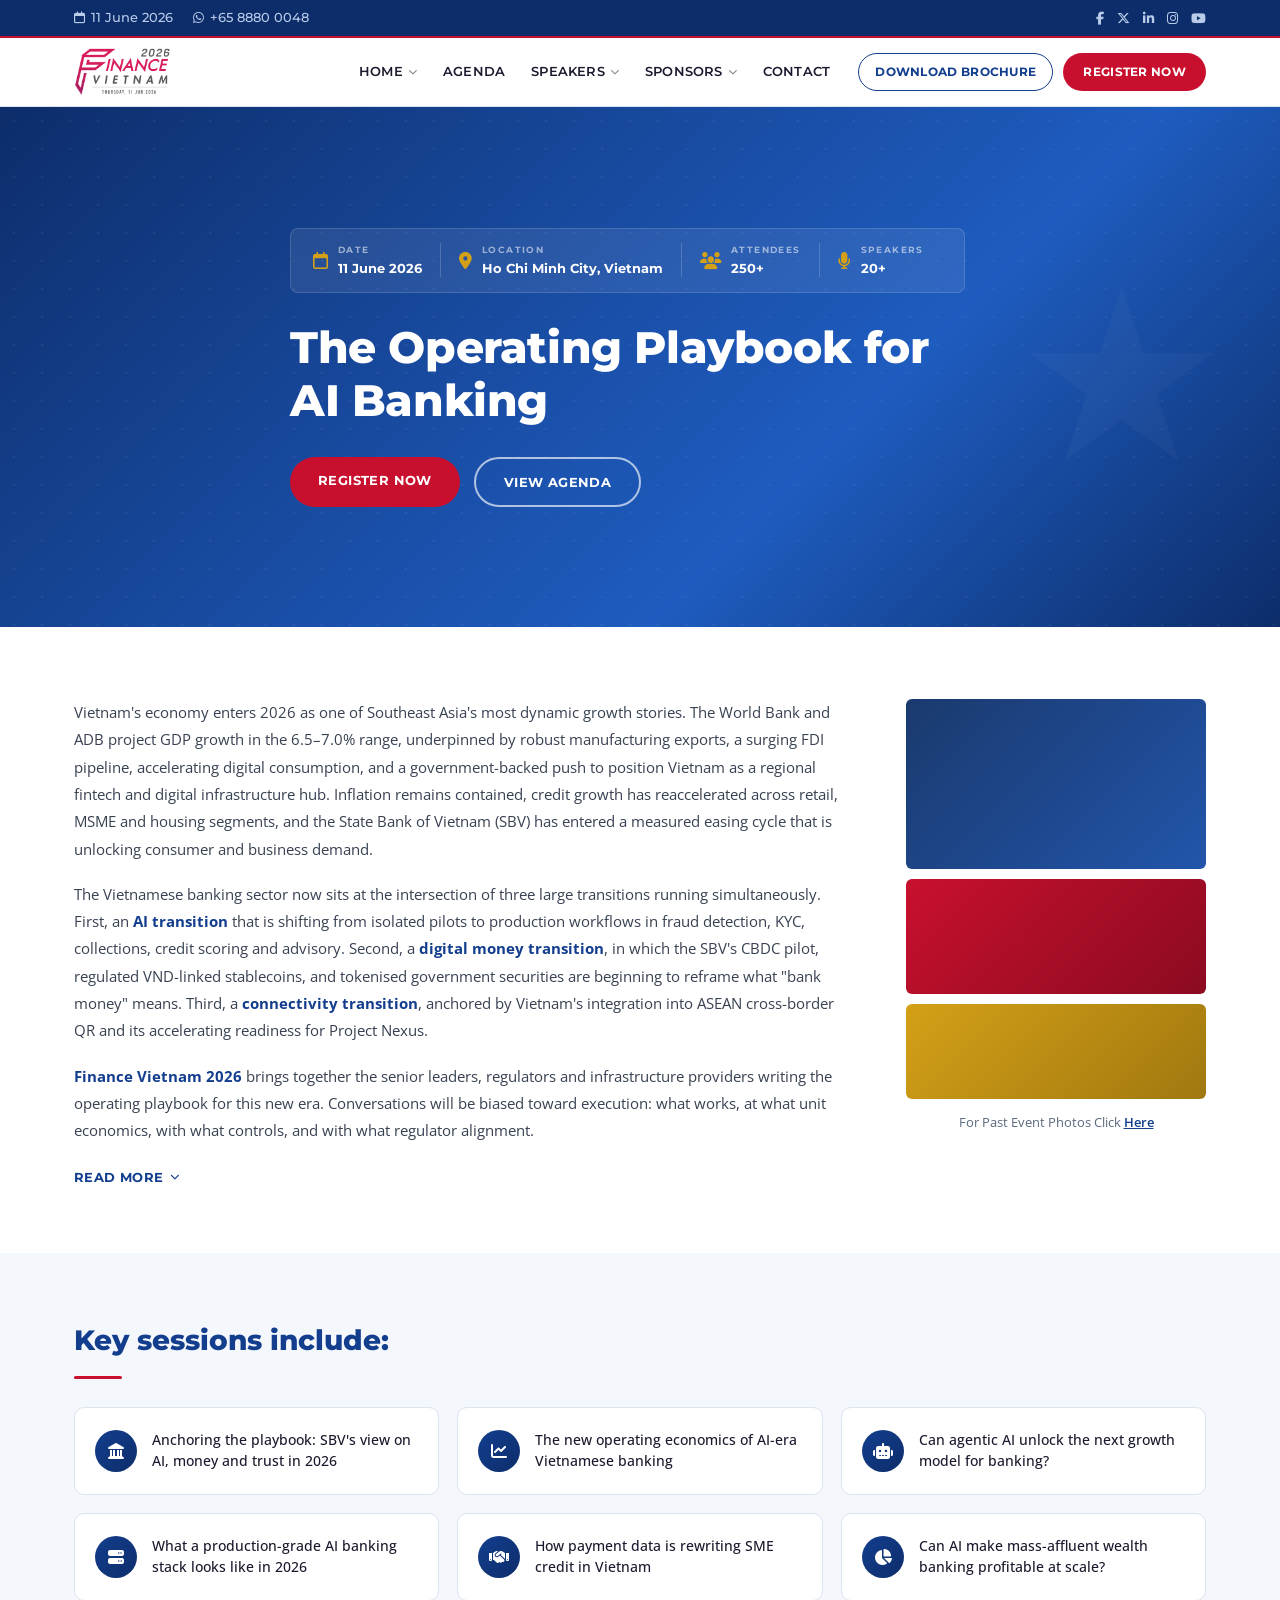
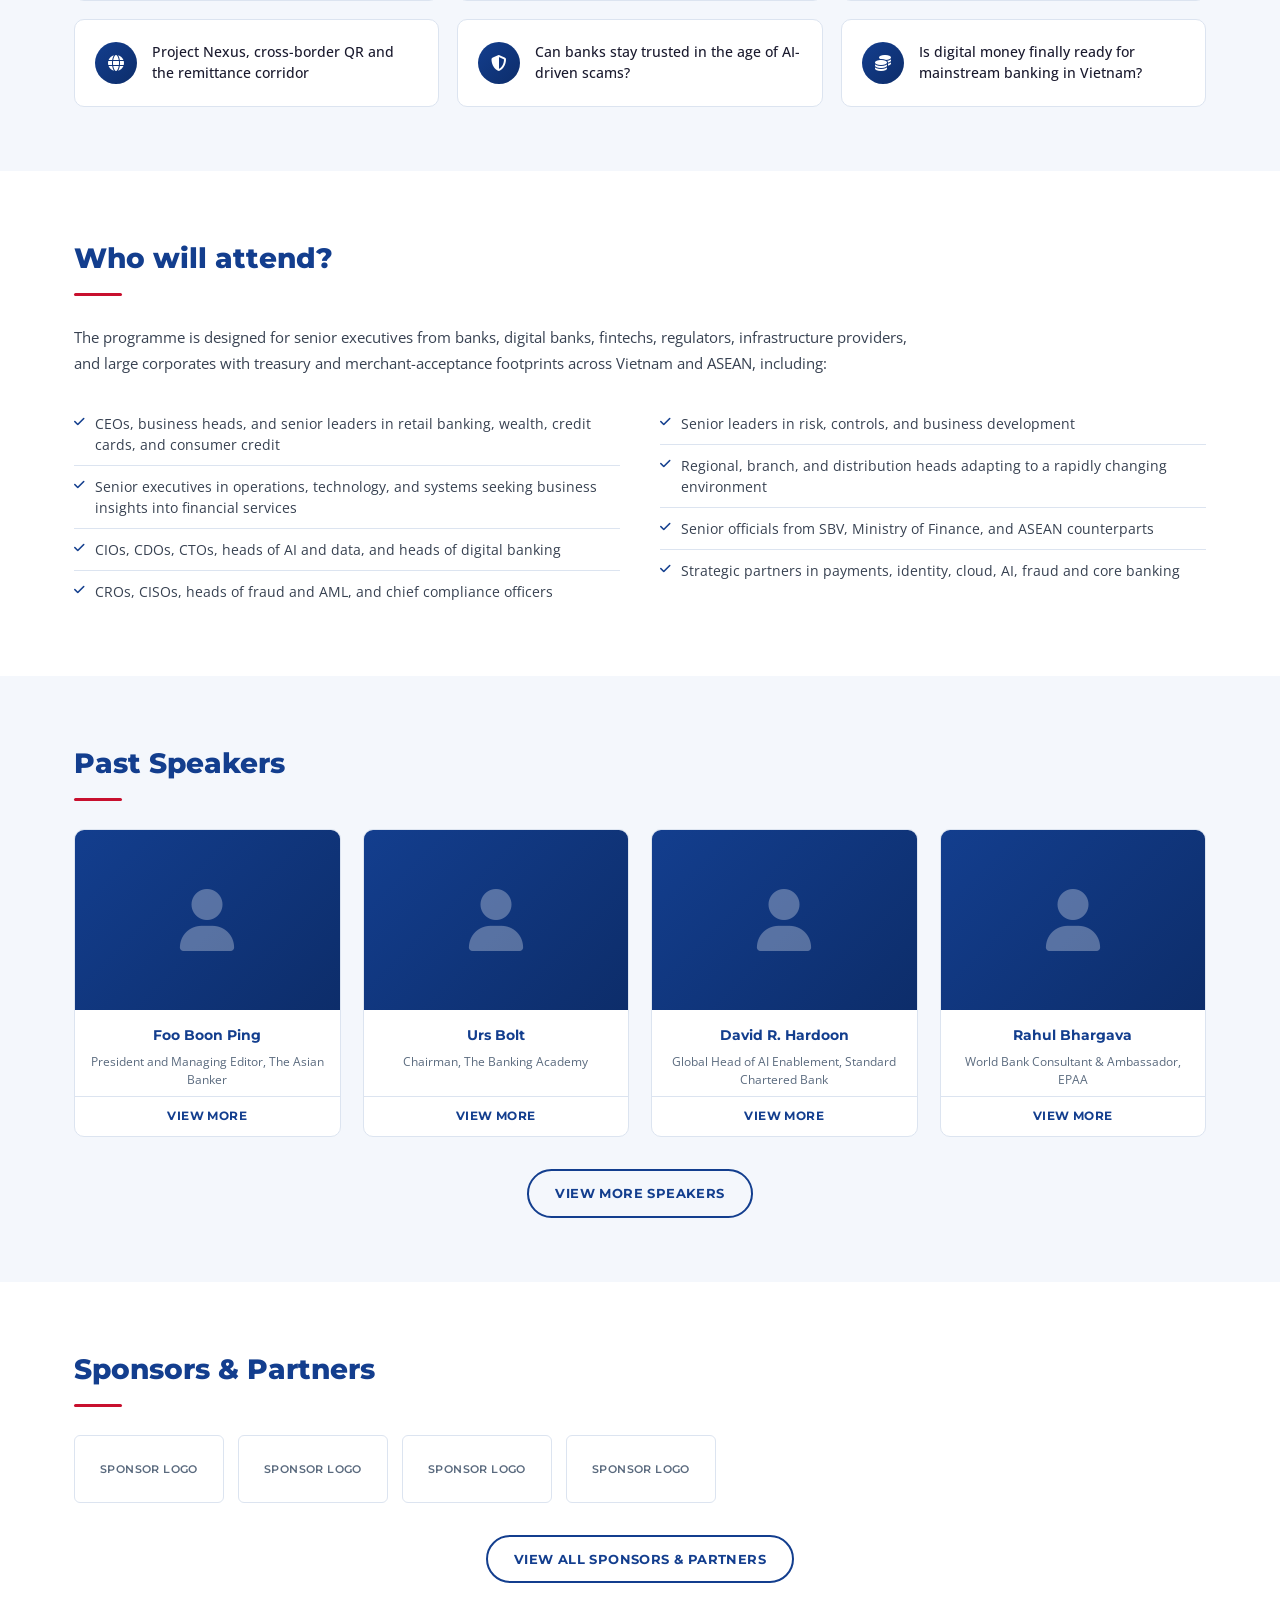
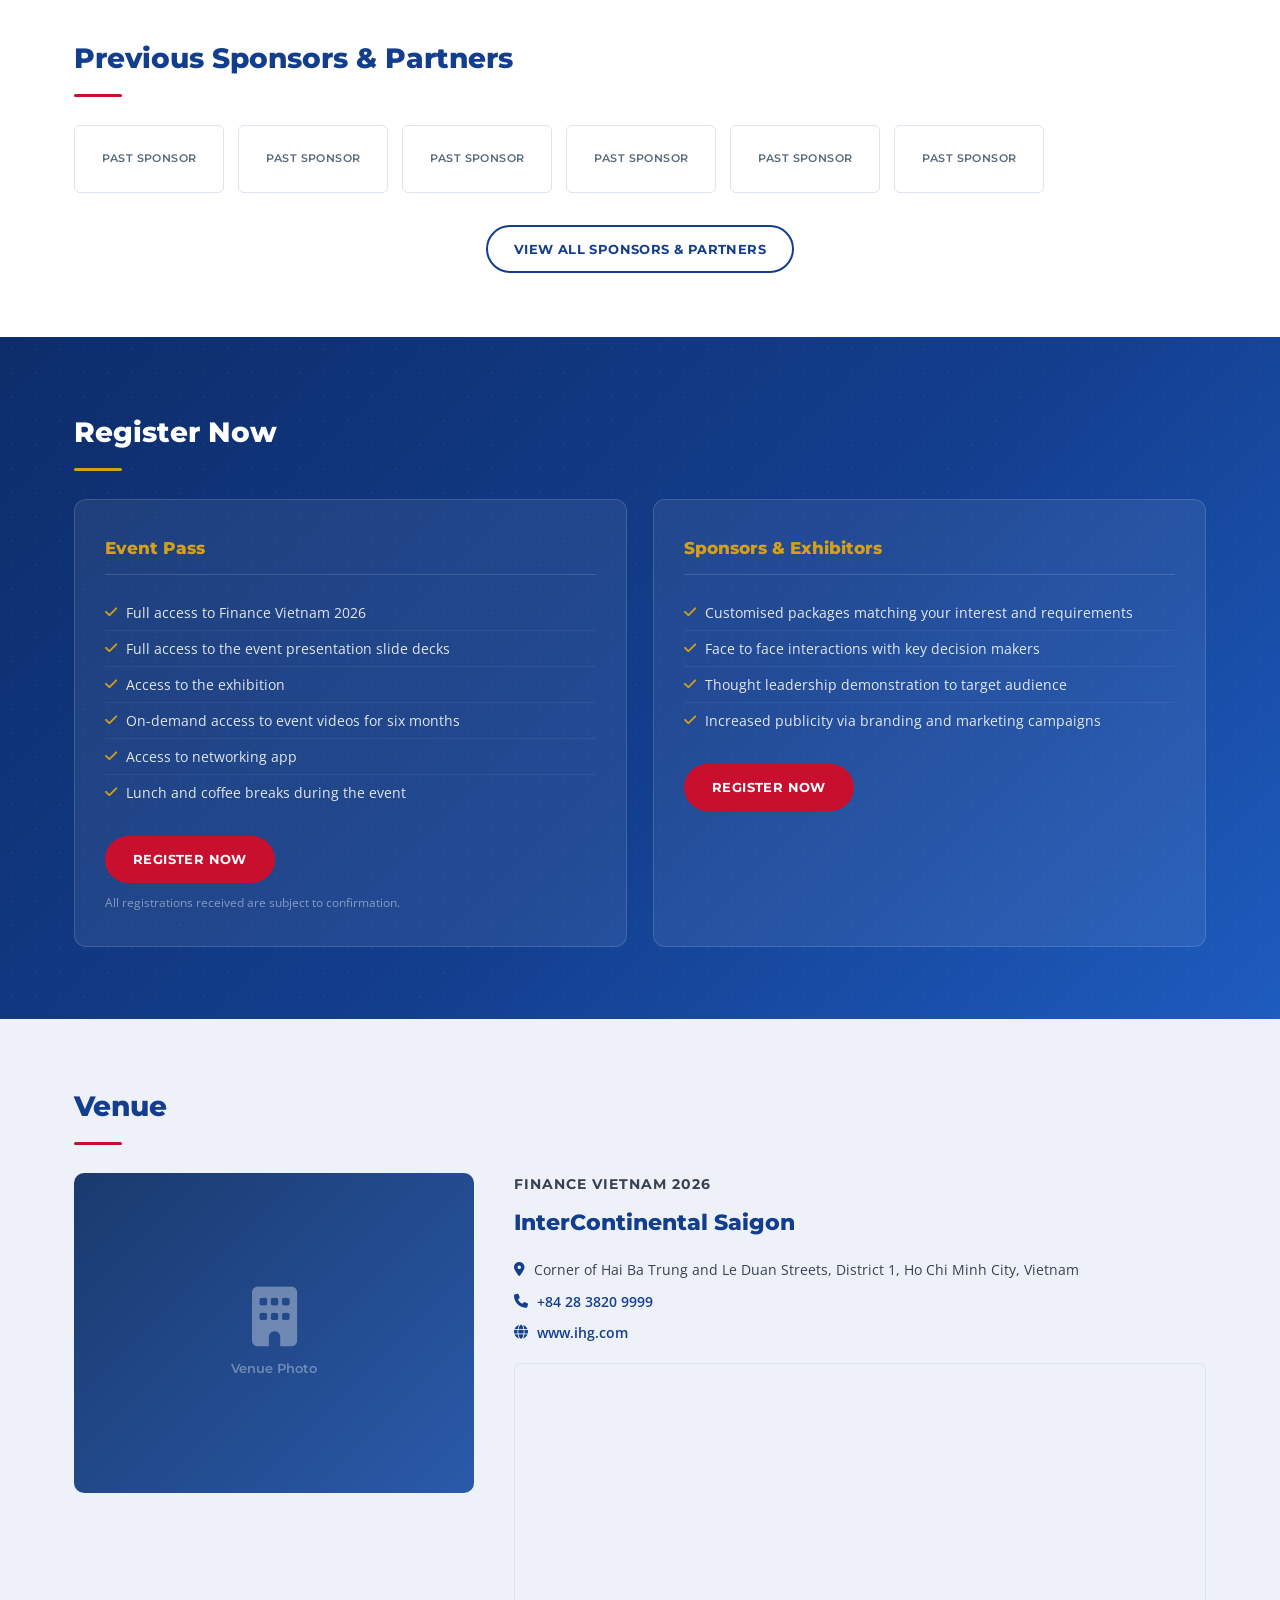
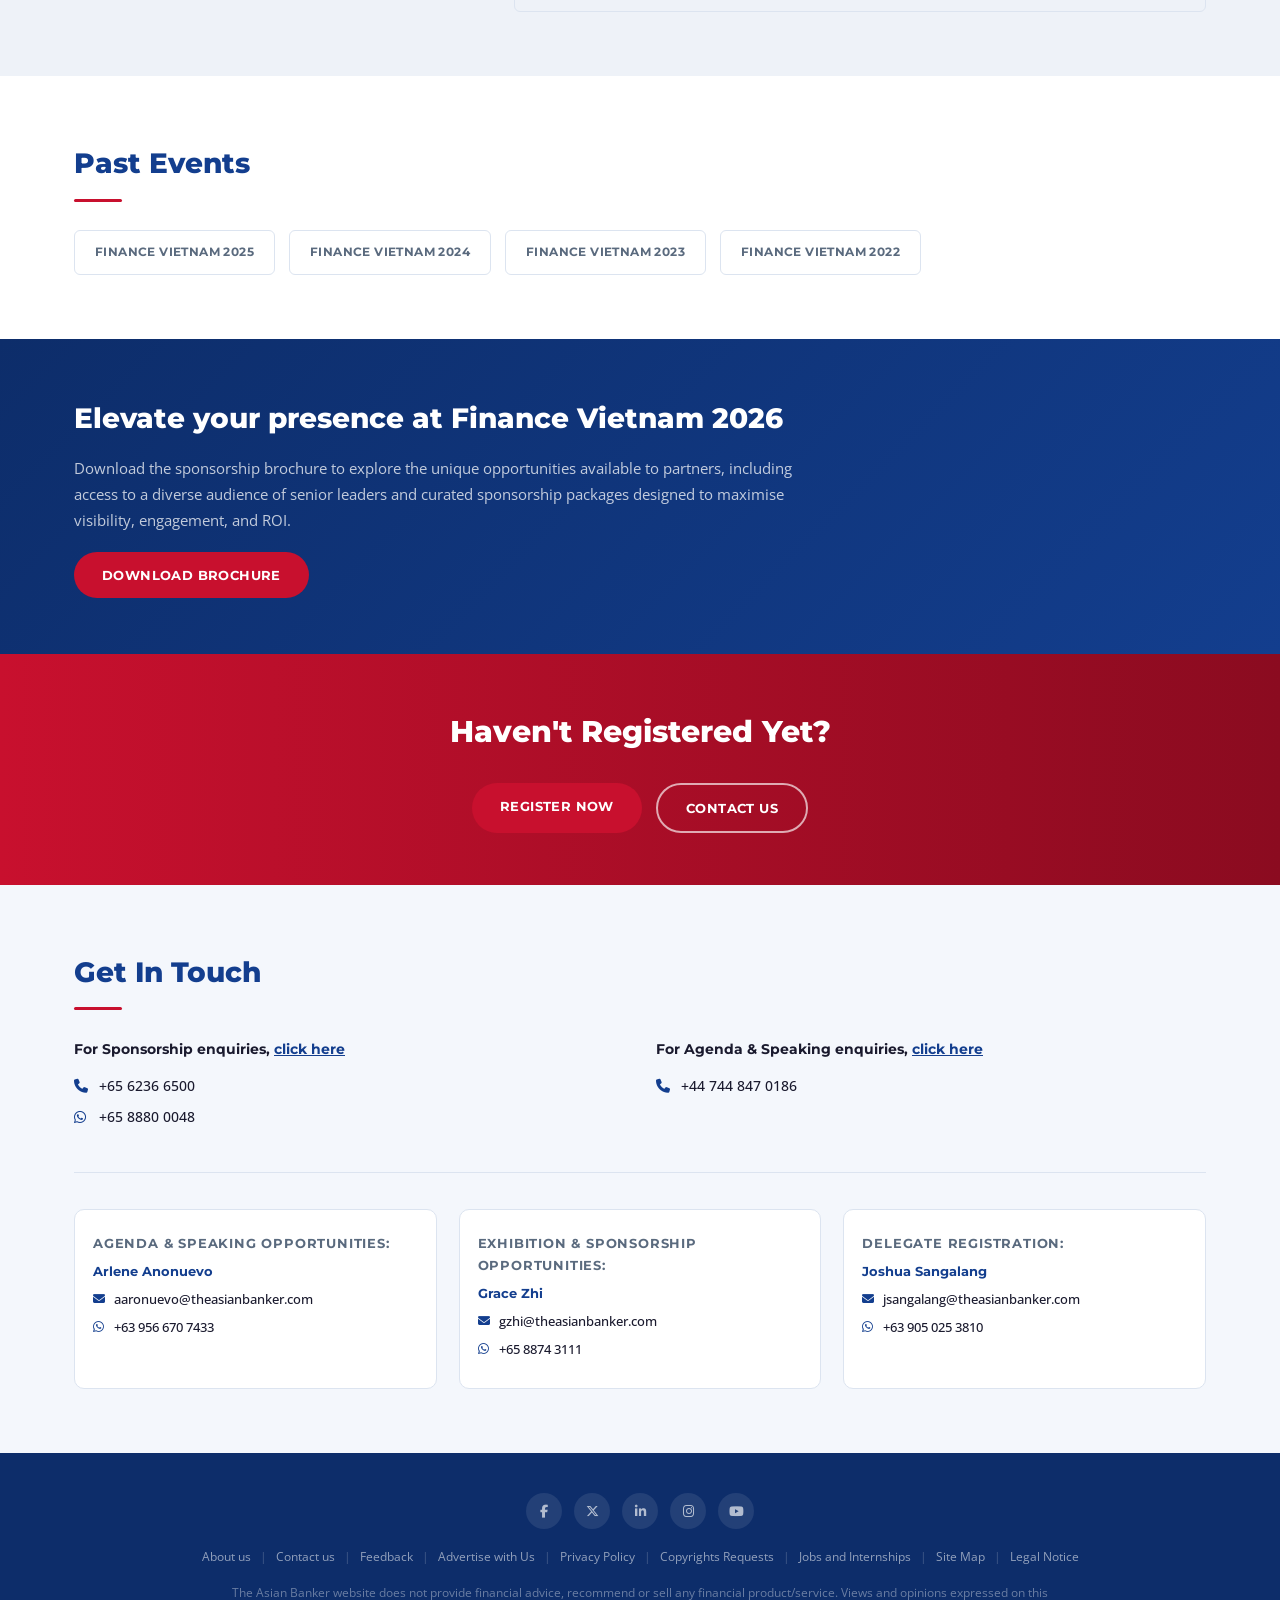
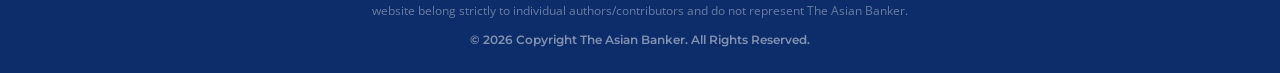
<file: index.html>
<!DOCTYPE html>
<html lang="en">
<head>
<meta charset="UTF-8"/>
<meta name="viewport" content="width=device-width,initial-scale=1,maximum-scale=1.0,user-scalable=no"/>
<meta name="description" content="Vietnam's economy is set for sustained growth in 2026, driven by manufacturing exports, digital transformation, and a resilient financial sector."/>
<meta name="keywords" content="Finance Vietnam 2026 | The Asian Banker"/>
<meta property="og:title" content="Finance Vietnam 2026 | The Asian Banker"/>
<meta property="og:description" content="Vietnam's economy is set for sustained growth in 2026, driven by manufacturing exports, digital transformation, and a resilient financial sector."/>
<meta name="theme-color" content="#133E8E"/>
<title>Finance Vietnam 2026 | The Asian Banker</title>
<link rel="stylesheet" href="style.css"/>
<link rel="preconnect" href="https://fonts.googleapis.com"/>
<link rel="preconnect" href="https://fonts.gstatic.com" crossorigin/>
<link href="https://fonts.googleapis.com/css2?family=Montserrat:wght@400;500;600;700;800&family=Open+Sans:wght@400;500;600&display=swap" rel="stylesheet"/>
<link rel="stylesheet" href="https://cdnjs.cloudflare.com/ajax/libs/font-awesome/6.5.0/css/all.min.css"/>
</head>
<body>

<!-- TOP BAR -->
<div class="topbar">
  <div class="container topbar-inner">
    <div class="topbar-left">
      <span><i class="fa-regular fa-calendar"></i> 11 June 2026</span>
      <a href="https://wa.me/6588800048" target="_blank"><i class="fa-brands fa-whatsapp"></i> +65 8880 0048</a>
    </div>
    <div class="topbar-right">
      <a href="https://www.facebook.com/TheAsianBanker" target="_blank"><i class="fa-brands fa-facebook-f"></i></a>
      <a href="https://twitter.com/theasianbanker" target="_blank"><i class="fa-brands fa-x-twitter"></i></a>
      <a href="https://www.linkedin.com/company/the-asian-banker" target="_blank"><i class="fa-brands fa-linkedin-in"></i></a>
      <a href="https://instagram.com/theasianbankerofficial/" target="_blank"><i class="fa-brands fa-instagram"></i></a>
      <a href="https://www.youtube.com/user/theasianbanker" target="_blank"><i class="fa-brands fa-youtube"></i></a>
    </div>
  </div>
</div>

<!-- HEADER -->
<header class="header" id="header">
  <div class="container header-inner">
    <a href="index.html" class="logo">
      <img src="images/TAB_Finance_Vietnam_2026-logo-01.png" alt="Finance Vietnam 2026" class="logo-img"/>
    </a>
    <button class="hamburger" id="hamburger" aria-label="Menu">
      <span></span><span></span><span></span>
    </button>
    <nav class="nav" id="nav">
      <ul>
        <li class="has-sub">
          <a href="index.html">Home <i class="fa-solid fa-chevron-down fa-xs"></i></a>
          <ul class="sub">
            <li><a href="index.html">Finance Vietnam 2026</a></li>
            <li><a href="https://thebankingacademy.com/" target="_blank">The Banking Academy</a></li>
            <li><a href="http://www.theasianbanker.com/" target="_blank">The Asian Banker</a></li>
            <li><a href="https://tab.global/" target="_blank">TAB Global</a></li>
          </ul>
        </li>
        <li><a href="agenda.html">Agenda</a></li>
        <li class="has-sub">
          <a href="speakers.html">Speakers <i class="fa-solid fa-chevron-down fa-xs"></i></a>
          <ul class="sub">
            <li><a href="speakers.html">Speakers</a></li>
            <li><a href="become-speaker.html">Become a Speaker</a></li>
          </ul>
        </li>
        <li class="has-sub">
          <a href="sponsors.html">Sponsors <i class="fa-solid fa-chevron-down fa-xs"></i></a>
          <ul class="sub">
            <li><a href="sponsors.html">Sponsors &amp; Partners</a></li>
            <li><a href="why-sponsor.html">Why Sponsor</a></li>
            <li><a href="sponsor-exhibitor-registration.html">Become a Sponsor / Exhibitor</a></li>
          </ul>
        </li>
        <li><a href="contact-us.html">Contact</a></li>
      </ul>
    </nav>
    <div class="header-btns">
      <a href="download-brochure.html" class="btn-brochure">Download Brochure</a>
      <a href="register-now.html" class="btn-register">Register Now</a>
    </div>
  </div>
</header>

<!-- HERO BANNER -->
<section class="hero">
  <div class="hero-bg"></div>
  <div class="container hero-inner">
    <div class="hero-meta-bar">
      <div class="hm-item">
        <i class="fa-regular fa-calendar"></i>
        <div><span class="hm-label">Date</span><span class="hm-val">11 June 2026</span></div>
      </div>
      <div class="hm-div"></div>
      <div class="hm-item">
        <i class="fa-solid fa-location-dot"></i>
        <div><span class="hm-label">Location</span><span class="hm-val">Ho Chi Minh City, Vietnam</span></div>
      </div>
      <div class="hm-div"></div>
      <div class="hm-item">
        <i class="fa-solid fa-users"></i>
        <div><span class="hm-label">Attendees</span><span class="hm-val">250+</span></div>
      </div>
      <div class="hm-div"></div>
      <div class="hm-item">
        <i class="fa-solid fa-microphone"></i>
        <div><span class="hm-label">Speakers</span><span class="hm-val">20+</span></div>
      </div>
    </div>
    <h1 class="hero-title">The Operating Playbook for AI Banking</h1>
    <div class="hero-cta">
      <a href="register-now.html" class="btn-red">Register Now</a>
      <a href="agenda.html" class="btn-ghost">View Agenda</a>
    </div>
  </div>
</section>

<!-- ABOUT -->
<section class="section about-section">
  <div class="container about-grid">
    <div class="about-text">
      <p>Vietnam's economy enters 2026 as one of Southeast Asia's most dynamic growth stories. The World Bank and ADB project GDP growth in the 6.5–7.0% range, underpinned by robust manufacturing exports, a surging FDI pipeline, accelerating digital consumption, and a government-backed push to position Vietnam as a regional fintech and digital infrastructure hub. Inflation remains contained, credit growth has reaccelerated across retail, MSME and housing segments, and the State Bank of Vietnam (SBV) has entered a measured easing cycle that is unlocking consumer and business demand.</p>
      <p>The Vietnamese banking sector now sits at the intersection of three large transitions running simultaneously. First, an <strong>AI transition</strong> that is shifting from isolated pilots to production workflows in fraud detection, KYC, collections, credit scoring and advisory. Second, a <strong>digital money transition</strong>, in which the SBV's CBDC pilot, regulated VND-linked stablecoins, and tokenised government securities are beginning to reframe what "bank money" means. Third, a <strong>connectivity transition</strong>, anchored by Vietnam's integration into ASEAN cross-border QR and its accelerating readiness for Project Nexus.</p>
      <p><strong>Finance Vietnam 2026</strong> brings together the senior leaders, regulators and infrastructure providers writing the operating playbook for this new era. Conversations will be biased toward execution: what works, at what unit economics, with what controls, and with what regulator alignment.</p>
      <div class="read-more-wrap" id="extraText" style="display:none">
        <p>The agenda is built around operating domains — retail and wealth, SME and commercial banking, transaction banking and cross-border payments, digital money, and resilience and fraud — with AI, tokenisation and open finance treated as enablers inside each domain rather than as standalone headline topics.</p>
        <p>Set against this is a hardening risk environment. Deepfake-enabled identity fraud, mule-account networks, APP scams and increasingly sophisticated social engineering attacks have made scam-fraud a board-level P&amp;L concern. Cloud and AI vendor concentration risk is now on CRO agendas. And customer trust has become quantifiable through reimbursement expectations, supervisory scrutiny and brand-level NPS pressure.</p>
      </div>
      <a href="#" class="read-more-btn" id="readMoreBtn">Read more <i class="fa-solid fa-chevron-down fa-xs"></i></a>
    </div>
    <div class="about-right">
      <div class="about-imgs">
        <div class="about-img img1"></div>
        <div class="about-img img2"></div>
        <div class="about-img img3"></div>
      </div>
      <p class="past-photos">For Past Event Photos Click <a href="https://www.facebook.com/TheAsianBanker" target="_blank">Here</a></p>
    </div>
  </div>
</section>

<!-- KEY SESSIONS -->
<section class="section bg-light">
  <div class="container">
    <h2 class="sec-title">Key sessions include:</h2>
    <div class="sessions-grid">
      <div class="session-card"><div class="session-icon"><i class="fa-solid fa-landmark"></i></div><p>Anchoring the playbook: SBV's view on AI, money and trust in 2026</p></div>
      <div class="session-card"><div class="session-icon"><i class="fa-solid fa-chart-line"></i></div><p>The new operating economics of AI-era Vietnamese banking</p></div>
      <div class="session-card"><div class="session-icon"><i class="fa-solid fa-robot"></i></div><p>Can agentic AI unlock the next growth model for banking?</p></div>
      <div class="session-card"><div class="session-icon"><i class="fa-solid fa-server"></i></div><p>What a production-grade AI banking stack looks like in 2026</p></div>
      <div class="session-card"><div class="session-icon"><i class="fa-solid fa-handshake"></i></div><p>How payment data is rewriting SME credit in Vietnam</p></div>
      <div class="session-card"><div class="session-icon"><i class="fa-solid fa-chart-pie"></i></div><p>Can AI make mass-affluent wealth banking profitable at scale?</p></div>
      <div class="session-card"><div class="session-icon"><i class="fa-solid fa-globe"></i></div><p>Project Nexus, cross-border QR and the remittance corridor</p></div>
      <div class="session-card"><div class="session-icon"><i class="fa-solid fa-shield-halved"></i></div><p>Can banks stay trusted in the age of AI-driven scams?</p></div>
      <div class="session-card"><div class="session-icon"><i class="fa-solid fa-coins"></i></div><p>Is digital money finally ready for mainstream banking in Vietnam?</p></div>
    </div>
  </div>
</section>

<!-- WHO WILL ATTEND -->
<section class="section">
  <div class="container">
    <h2 class="sec-title">Who will attend?</h2>
    <p class="attend-intro">The programme is designed for senior executives from banks, digital banks, fintechs, regulators, infrastructure providers, and large corporates with treasury and merchant-acceptance footprints across Vietnam and ASEAN, including:</p>
    <div class="attend-grid">
      <ul class="attend-list">
        <li><i class="fa-solid fa-check"></i> CEOs, business heads, and senior leaders in retail banking, wealth, credit cards, and consumer credit</li>
        <li><i class="fa-solid fa-check"></i> Senior executives in operations, technology, and systems seeking business insights into financial services</li>
        <li><i class="fa-solid fa-check"></i> CIOs, CDOs, CTOs, heads of AI and data, and heads of digital banking</li>
        <li><i class="fa-solid fa-check"></i> CROs, CISOs, heads of fraud and AML, and chief compliance officers</li>
      </ul>
      <ul class="attend-list">
        <li><i class="fa-solid fa-check"></i> Senior leaders in risk, controls, and business development</li>
        <li><i class="fa-solid fa-check"></i> Regional, branch, and distribution heads adapting to a rapidly changing environment</li>
        <li><i class="fa-solid fa-check"></i> Senior officials from SBV, Ministry of Finance, and ASEAN counterparts</li>
        <li><i class="fa-solid fa-check"></i> Strategic partners in payments, identity, cloud, AI, fraud and core banking</li>
      </ul>
    </div>
  </div>
</section>

<!-- PAST SPEAKERS -->
<section class="section bg-light">
  <div class="container">
    <h2 class="sec-title">Past Speakers</h2>
    <div class="speakers-grid">
      <div class="speaker-card" onclick="openSpeakerModal('Foo Boon Ping','President and Managing Editor, The Asian Banker','Foo Boon Ping manages The Asian Banker\'s publishing and research business in Asia Pacific, the Middle East and Africa. He regularly engages the financial services community on transformational issues shaping the industry.')">
        <div class="speaker-img-wrap"><i class="fa-solid fa-user"></i></div>
        <div class="speaker-body"><h3>Foo Boon Ping</h3><p>President and Managing Editor, The Asian Banker</p></div>
        <a href="#" class="speaker-viewmore">View More</a>
      </div>
      <div class="speaker-card" onclick="openSpeakerModal('Urs Bolt','Chairman, The Banking Academy','Urs Bolt is a seasoned professional with over 35 years of experience in financial services, specialising in digital banking and wealth management.')">
        <div class="speaker-img-wrap"><i class="fa-solid fa-user"></i></div>
        <div class="speaker-body"><h3>Urs Bolt</h3><p>Chairman, The Banking Academy</p></div>
        <a href="#" class="speaker-viewmore">View More</a>
      </div>
      <div class="speaker-card" onclick="openSpeakerModal('David R. Hardoon','Global Head of AI Enablement, Standard Chartered Bank','David is the AI Global Head for Standard Chartered Bank. Previously, David was Monetary Authority of Singapore first appointed Chief Data Officer.')">
        <div class="speaker-img-wrap"><i class="fa-solid fa-user"></i></div>
        <div class="speaker-body"><h3>David R. Hardoon</h3><p>Global Head of AI Enablement, Standard Chartered Bank</p></div>
        <a href="#" class="speaker-viewmore">View More</a>
      </div>
      <div class="speaker-card" onclick="openSpeakerModal('Rahul Bhargava','World Bank Consultant &amp; Ambassador, EPAA','Rahul Bhargava is a globally recognised leader in financial services and payments, with over 22 years of experience driving innovation, digital transformation, and responsible AI adoption.')">
        <div class="speaker-img-wrap"><i class="fa-solid fa-user"></i></div>
        <div class="speaker-body"><h3>Rahul Bhargava</h3><p>World Bank Consultant &amp; Ambassador, EPAA</p></div>
        <a href="#" class="speaker-viewmore">View More</a>
      </div>
    </div>
    <div class="sec-cta"><a href="speakers.html" class="btn-outline-blue">View More Speakers</a></div>
  </div>
</section>

<!-- SPONSORS & PARTNERS -->
<section class="section">
  <div class="container">
    <h2 class="sec-title">Sponsors &amp; Partners</h2>
    <div class="sponsors-row">
      <div class="sponsor-box"><span class="sponsor-ph">Sponsor Logo</span></div>
      <div class="sponsor-box"><span class="sponsor-ph">Sponsor Logo</span></div>
      <div class="sponsor-box"><span class="sponsor-ph">Sponsor Logo</span></div>
      <div class="sponsor-box"><span class="sponsor-ph">Sponsor Logo</span></div>
    </div>
    <div class="sec-cta"><a href="sponsors.html" class="btn-outline-blue">View all Sponsors &amp; Partners</a></div>

    <h2 class="sec-title" style="margin-top:52px">Previous Sponsors &amp; Partners</h2>
    <div class="sponsors-row">
      <div class="sponsor-box"><span class="sponsor-ph">Past Sponsor</span></div>
      <div class="sponsor-box"><span class="sponsor-ph">Past Sponsor</span></div>
      <div class="sponsor-box"><span class="sponsor-ph">Past Sponsor</span></div>
      <div class="sponsor-box"><span class="sponsor-ph">Past Sponsor</span></div>
      <div class="sponsor-box"><span class="sponsor-ph">Past Sponsor</span></div>
      <div class="sponsor-box"><span class="sponsor-ph">Past Sponsor</span></div>
    </div>
    <div class="sec-cta"><a href="sponsors.html" class="btn-outline-blue">View all Sponsors &amp; Partners</a></div>
  </div>
</section>

<!-- REGISTER NOW -->
<section class="register-section">
  <div class="container">
    <h2 class="sec-title white">Register Now</h2>
    <div class="register-grid">
      <div class="register-card">
        <h3>Event Pass</h3>
        <ul>
          <li><i class="fa-solid fa-check"></i> Full access to Finance Vietnam 2026</li>
          <li><i class="fa-solid fa-check"></i> Full access to the event presentation slide decks</li>
          <li><i class="fa-solid fa-check"></i> Access to the exhibition</li>
          <li><i class="fa-solid fa-check"></i> On-demand access to event videos for six months</li>
          <li><i class="fa-solid fa-check"></i> Access to networking app</li>
          <li><i class="fa-solid fa-check"></i> Lunch and coffee breaks during the event</li>
        </ul>
        <a href="register-now.html" class="btn-red">Register Now</a>
        <small>All registrations received are subject to confirmation.</small>
      </div>
      <div class="register-card">
        <h3>Sponsors &amp; Exhibitors</h3>
        <ul>
          <li><i class="fa-solid fa-check"></i> Customised packages matching your interest and requirements</li>
          <li><i class="fa-solid fa-check"></i> Face to face interactions with key decision makers</li>
          <li><i class="fa-solid fa-check"></i> Thought leadership demonstration to target audience</li>
          <li><i class="fa-solid fa-check"></i> Increased publicity via branding and marketing campaigns</li>
        </ul>
        <a href="sponsor-exhibitor-registration.html" class="btn-red">Register Now</a>
      </div>
    </div>
  </div>
</section>

<!-- VENUE -->
<section class="section bg-mid">
  <div class="container">
    <h2 class="sec-title">Venue</h2>
    <div class="venue-grid">
      <div class="venue-img-placeholder"><i class="fa-solid fa-building fa-4x"></i><p>Venue Photo</p></div>
      <div class="venue-info">
        <p class="venue-event-label">Finance Vietnam 2026</p>
        <h3>InterContinental Saigon</h3>
        <p><i class="fa-solid fa-location-dot"></i> Corner of Hai Ba Trung and Le Duan Streets, District 1, Ho Chi Minh City, Vietnam</p>
        <p><i class="fa-solid fa-phone"></i> <a href="tel:+842838209999">+84 28 3820 9999</a></p>
        <p><i class="fa-solid fa-globe"></i> <a href="https://www.ihg.com/intercontinental/hotels/gb/en/ho-chi-minh-city/sgnih/hoteldetail" target="_blank">www.ihg.com</a></p>
        <div class="venue-map">
          <iframe src="https://www.google.com/maps/embed?pb=!1m18!1m12!1m3!1d3919.494177647863!2d106.69908577580879!3d10.779658589364697!2m3!1f0!2f0!3f0!3m2!1i1024!2i768!4f13.1!3m3!1m2!1s0x31752f3a9d8d0a5b%3A0x6e6b08a66a9e72e9!2sInterContinental%20Saigon!5e0!3m2!1sen!2svn!4v1700000000000!5m2!1sen!2svn" width="100%" height="240" style="border:0" allowfullscreen="" loading="lazy" title="Venue Map"></iframe>
        </div>
      </div>
    </div>
  </div>
</section>

<!-- PAST EVENTS -->
<section class="section">
  <div class="container">
    <h2 class="sec-title">Past Events</h2>
    <div class="past-events-row">
      <a href="#" class="past-event-item"><span>Finance Vietnam 2025</span></a>
      <a href="#" class="past-event-item"><span>Finance Vietnam 2024</span></a>
      <a href="#" class="past-event-item"><span>Finance Vietnam 2023</span></a>
      <a href="#" class="past-event-item"><span>Finance Vietnam 2022</span></a>
    </div>
  </div>
</section>

<!-- ELEVATE BANNER -->
<section class="elevate-banner">
  <div class="container elevate-inner">
    <div class="elevate-text">
      <h2>Elevate your presence at Finance Vietnam 2026</h2>
      <p>Download the sponsorship brochure to explore the unique opportunities available to partners, including access to a diverse audience of senior leaders and curated sponsorship packages designed to maximise visibility, engagement, and ROI.</p>
      <a href="download-brochure.html" class="btn-red" style="margin-top:18px;display:inline-block">Download Brochure</a>
    </div>
  </div>
</section>

<!-- HAVEN'T REGISTERED -->
<section class="cta-strip">
  <div class="container">
    <h2>Haven't Registered Yet?</h2>
    <div class="cta-btns">
      <a href="register-now.html" class="btn-red">Register Now</a>
      <a href="#" class="btn-ghost" id="contactBtn">Contact Us</a>
    </div>
  </div>
</section>

<!-- GET IN TOUCH -->
<section class="section bg-light">
  <div class="container">
    <h2 class="sec-title">Get In Touch</h2>
    <div class="contact-top-row">
      <div class="contact-col">
        <h4>For Sponsorship enquiries, <a href="mailto:sponsorship@theasianbanker.com">click here</a></h4>
        <p><i class="fa-solid fa-phone"></i> <a href="tel:+6562366500">+65 6236 6500</a></p>
        <p><i class="fa-brands fa-whatsapp"></i> <a href="https://wa.me/6588800048" target="_blank">+65 8880 0048</a></p>
      </div>
      <div class="contact-col">
        <h4>For Agenda &amp; Speaking enquiries, <a href="mailto:agenda@theasianbanker.com">click here</a></h4>
        <p><i class="fa-solid fa-phone"></i> <a href="tel:+447448470186">+44 744 847 0186</a></p>
      </div>
    </div>
    <div class="contact-persons-row">
      <div class="cp-card">
        <p class="cp-role">Agenda &amp; Speaking Opportunities:</p>
        <p class="cp-name">Arlene Anonuevo</p>
        <p><i class="fa-solid fa-envelope"></i> <a href="mailto:aaronuevo@theasianbanker.com">aaronuevo@theasianbanker.com</a></p>
        <p><i class="fa-brands fa-whatsapp"></i> <a href="https://wa.me/639566707433" target="_blank">+63 956 670 7433</a></p>
      </div>
      <div class="cp-card">
        <p class="cp-role">Exhibition &amp; Sponsorship Opportunities:</p>
        <p class="cp-name">Grace Zhi</p>
        <p><i class="fa-solid fa-envelope"></i> <a href="mailto:gzhi@theasianbanker.com">gzhi@theasianbanker.com</a></p>
        <p><i class="fa-brands fa-whatsapp"></i> <a href="https://wa.me/6588743111" target="_blank">+65 8874 3111</a></p>
      </div>
      <div class="cp-card">
        <p class="cp-role">Delegate Registration:</p>
        <p class="cp-name">Joshua Sangalang</p>
        <p><i class="fa-solid fa-envelope"></i> <a href="mailto:jsangalang@theasianbanker.com">jsangalang@theasianbanker.com</a></p>
        <p><i class="fa-brands fa-whatsapp"></i> <a href="https://wa.me/639050253810" target="_blank">+63 905 025 3810</a></p>
      </div>
    </div>
  </div>
</section>

<!-- FOOTER -->
<footer class="footer">
  <div class="container footer-inner">
    <div class="footer-social">
      <a href="https://www.facebook.com/TheAsianBanker" target="_blank"><i class="fa-brands fa-facebook-f"></i></a>
      <a href="https://twitter.com/theasianbanker" target="_blank"><i class="fa-brands fa-x-twitter"></i></a>
      <a href="https://www.linkedin.com/company/the-asian-banker" target="_blank"><i class="fa-brands fa-linkedin-in"></i></a>
      <a href="https://instagram.com/theasianbankerofficial/" target="_blank"><i class="fa-brands fa-instagram"></i></a>
      <a href="https://www.youtube.com/user/theasianbanker" target="_blank"><i class="fa-brands fa-youtube"></i></a>
    </div>
    <div class="footer-links">
      <a href="https://www.theasianbanker.com/tab-about-us" target="_blank">About us</a><span>|</span>
      <a href="https://www.theasianbanker.com/tab-contact-us" target="_blank">Contact us</a><span>|</span>
      <a href="mailto:feedback@theasianbanker.com">Feedback</a><span>|</span>
      <a href="mailto:advertise@theasianbanker.com">Advertise with Us</a><span>|</span>
      <a href="https://www.theasianbanker.com/tab-privacy-policy" target="_blank">Privacy Policy</a><span>|</span>
      <a href="https://www.theasianbanker.com/copyright-request/" target="_blank">Copyrights Requests</a><span>|</span>
      <a href="https://www.theasianbanker.com/publication/jobs/" target="_blank">Jobs and Internships</a><span>|</span>
      <a href="https://www.theasianbanker.com/site-map" target="_blank">Site Map</a><span>|</span>
      <a href="https://www.theasianbanker.com/legal-notice" target="_blank">Legal Notice</a>
    </div>
    <p class="footer-disclaimer">The Asian Banker website does not provide financial advice, recommend or sell any financial product/service. Views and opinions expressed on this website belong strictly to individual authors/contributors and do not represent The Asian Banker.</p>
    <p class="footer-copy">&copy; 2026 Copyright The Asian Banker. All Rights Reserved.</p>
  </div>
</footer>

<!-- CONTACT MODAL -->
<div class="modal-overlay" id="contactModal">
  <div class="modal-box">
    <button class="modal-close" id="modalClose">&times;</button>
    <h3>Contact Us</h3>
    <div class="form-grid">
      <div class="fg full">
        <label>Salutation *</label>
        <select><option value="">Select</option><option>Mr.</option><option>Mrs.</option><option>Miss.</option><option>Ms.</option><option>Dr.</option><option>Prof.</option></select>
      </div>
      <div class="fg"><label>First Name *</label><input type="text" placeholder="First Name"/></div>
      <div class="fg"><label>Family Name *</label><input type="text" placeholder="Family Name"/></div>
      <div class="fg full"><label>Email *</label><input type="email" placeholder="Email"/></div>
      <div class="fg full"><label>Organisation Name *</label><input type="text" placeholder="Organisation Name"/></div>
      <div class="fg full"><label>Business Title *</label><input type="text" placeholder="Business Title"/></div>
      <div class="fg full">
        <label>Query About *</label>
        <select><option value="">Please Select</option><option>Speaker</option><option>Sponsorship</option><option>Attendee</option></select>
      </div>
      <div class="fg full"><label>Message</label><textarea rows="4" placeholder="Your message..."></textarea></div>
      <div class="fg full check"><input type="checkbox" id="modalAgree"/><label for="modalAgree">I agree to all <a href="#">terms and conditions</a></label></div>
      <div class="fg full"><button class="btn-submit">Submit</button></div>
    </div>
  </div>
</div>

<!-- SPEAKER MODAL -->
<div class="modal-overlay" id="speakerModal">
  <div class="modal-box">
    <button class="modal-close" id="speakerModalClose">&times;</button>
    <div class="spk-modal-body">
      <div class="spk-modal-img-ph"><i class="fa-solid fa-user fa-3x" style="color:rgba(255,255,255,.35)"></i></div>
      <div>
        <h4 id="spkName"></h4>
        <h6 id="spkTitle"></h6>
        <p id="spkBio"></p>
      </div>
    </div>
  </div>
</div>

<script>
// Sticky header
window.addEventListener('scroll', () => {
  document.getElementById('header').classList.toggle('scrolled', window.scrollY > 50);
});
// Hamburger
document.getElementById('hamburger').addEventListener('click', function () {
  this.classList.toggle('open');
  document.getElementById('nav').classList.toggle('open');
});
// Mobile dropdowns
document.querySelectorAll('.has-sub > a').forEach(link => {
  link.addEventListener('click', function (e) {
    if (window.innerWidth <= 900) {
      e.preventDefault();
      this.parentElement.classList.toggle('open');
    }
  });
});
// Read more
document.getElementById('readMoreBtn').addEventListener('click', function (e) {
  e.preventDefault();
  const extra = document.getElementById('extraText');
  const isHidden = extra.style.display === 'none';
  extra.style.display = isHidden ? 'block' : 'none';
  this.innerHTML = isHidden ? 'Read less <i class="fa-solid fa-chevron-up fa-xs"></i>' : 'Read more <i class="fa-solid fa-chevron-down fa-xs"></i>';
});
// Contact modal
function openContactModal() {
  document.getElementById('contactModal').classList.add('active');
}
document.getElementById('contactBtn').addEventListener('click', e => { e.preventDefault(); openContactModal(); });
document.getElementById('modalClose').addEventListener('click', () => document.getElementById('contactModal').classList.remove('active'));
document.getElementById('contactModal').addEventListener('click', function (e) { if (e.target === this) this.classList.remove('active'); });
// Speaker modal
function openSpeakerModal(name, title, bio) {
  document.getElementById('spkName').textContent = name;
  document.getElementById('spkTitle').innerHTML = title;
  document.getElementById('spkBio').textContent = bio;
  document.getElementById('speakerModal').classList.add('active');
}
document.getElementById('speakerModalClose').addEventListener('click', () => document.getElementById('speakerModal').classList.remove('active'));
document.getElementById('speakerModal').addEventListener('click', function (e) { if (e.target === this) this.classList.remove('active'); });
// Prevent speaker card links from navigating
document.querySelectorAll('.speaker-viewmore').forEach(a => a.addEventListener('click', e => e.preventDefault()));
</script>
</body>
</html>
</file>
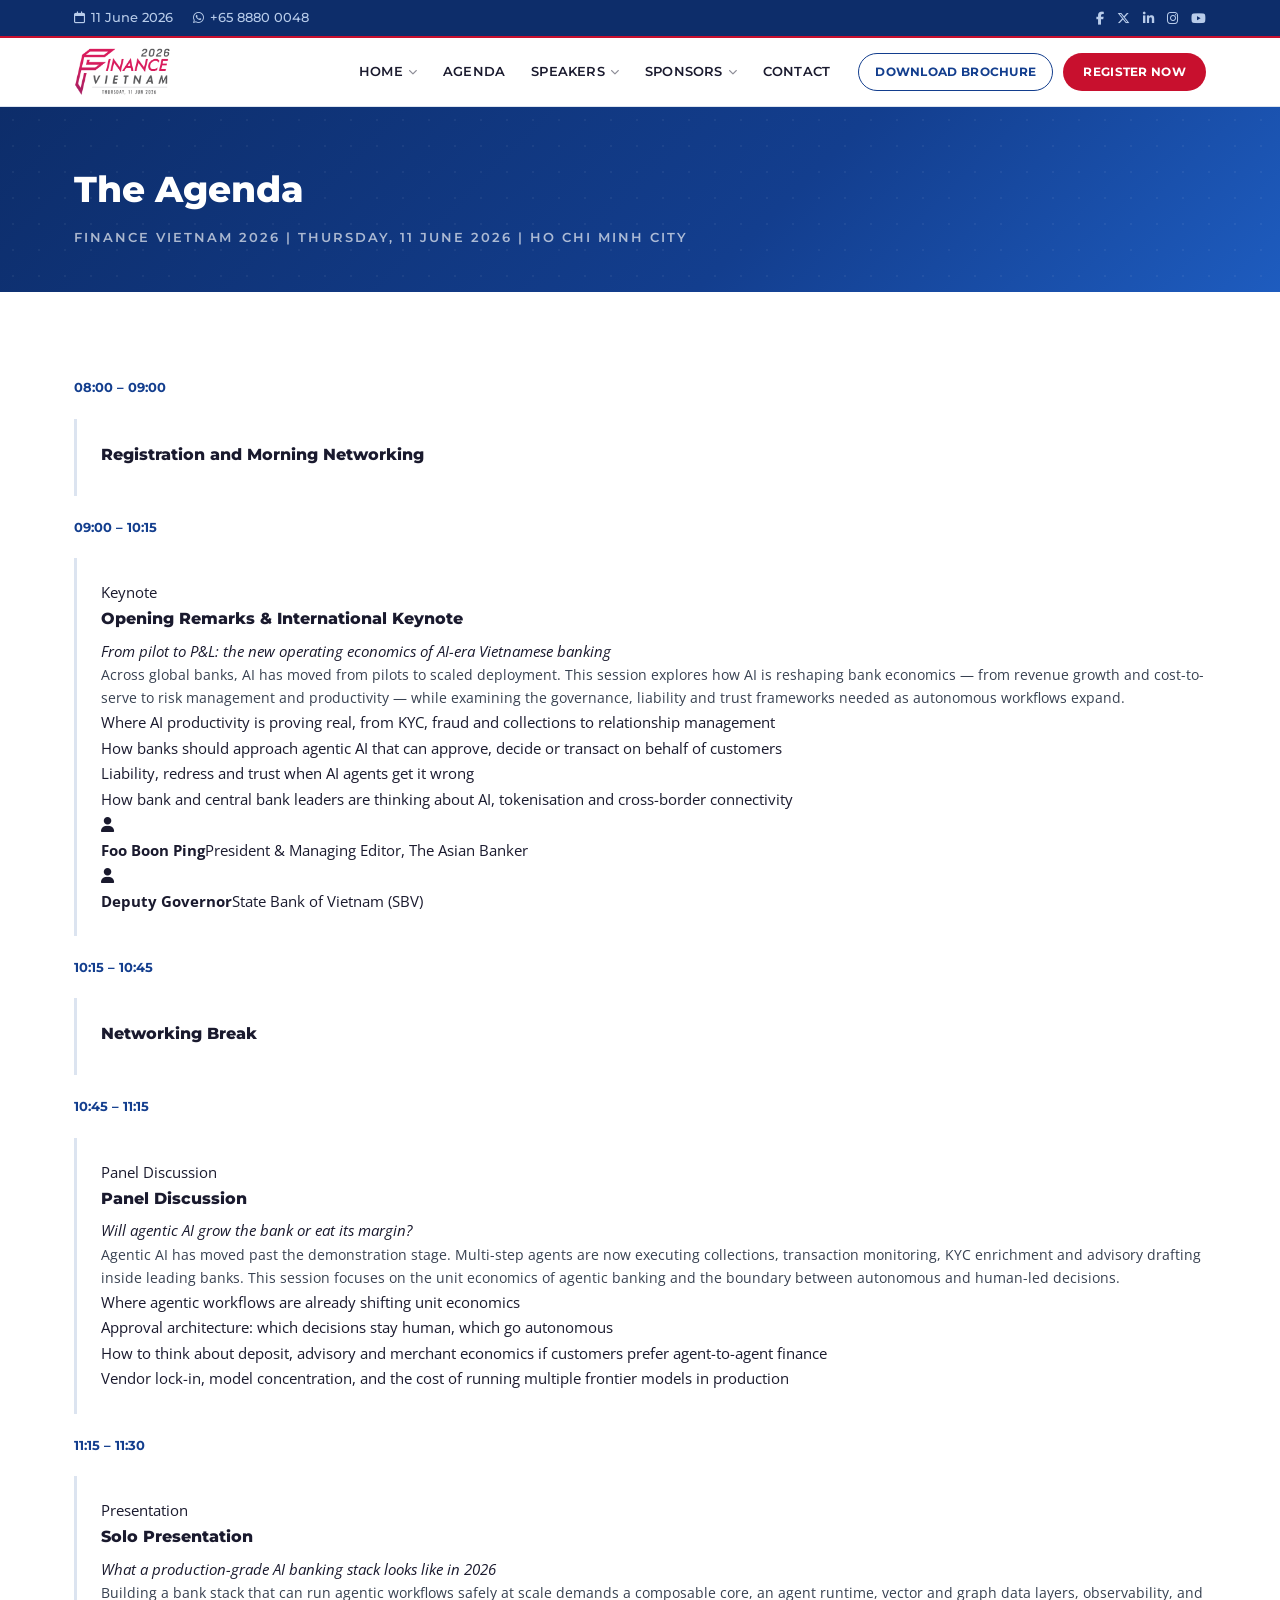
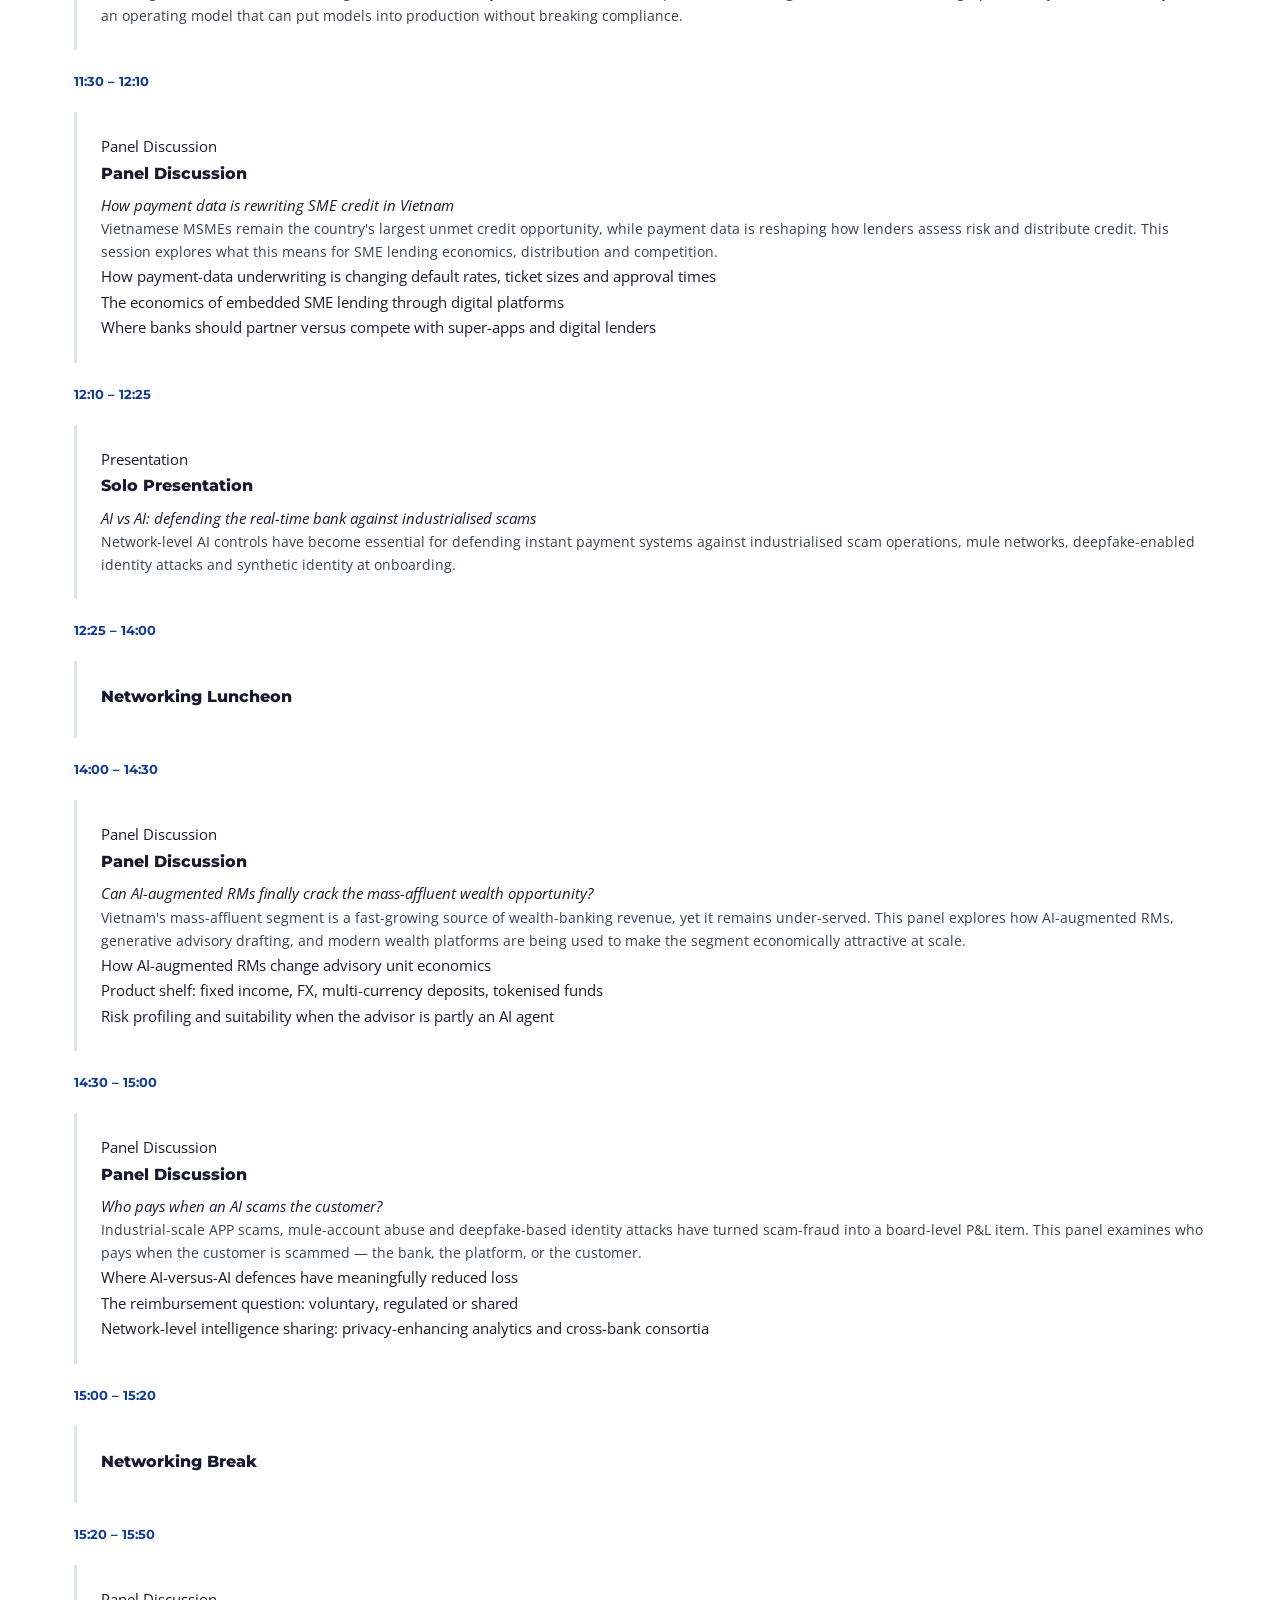
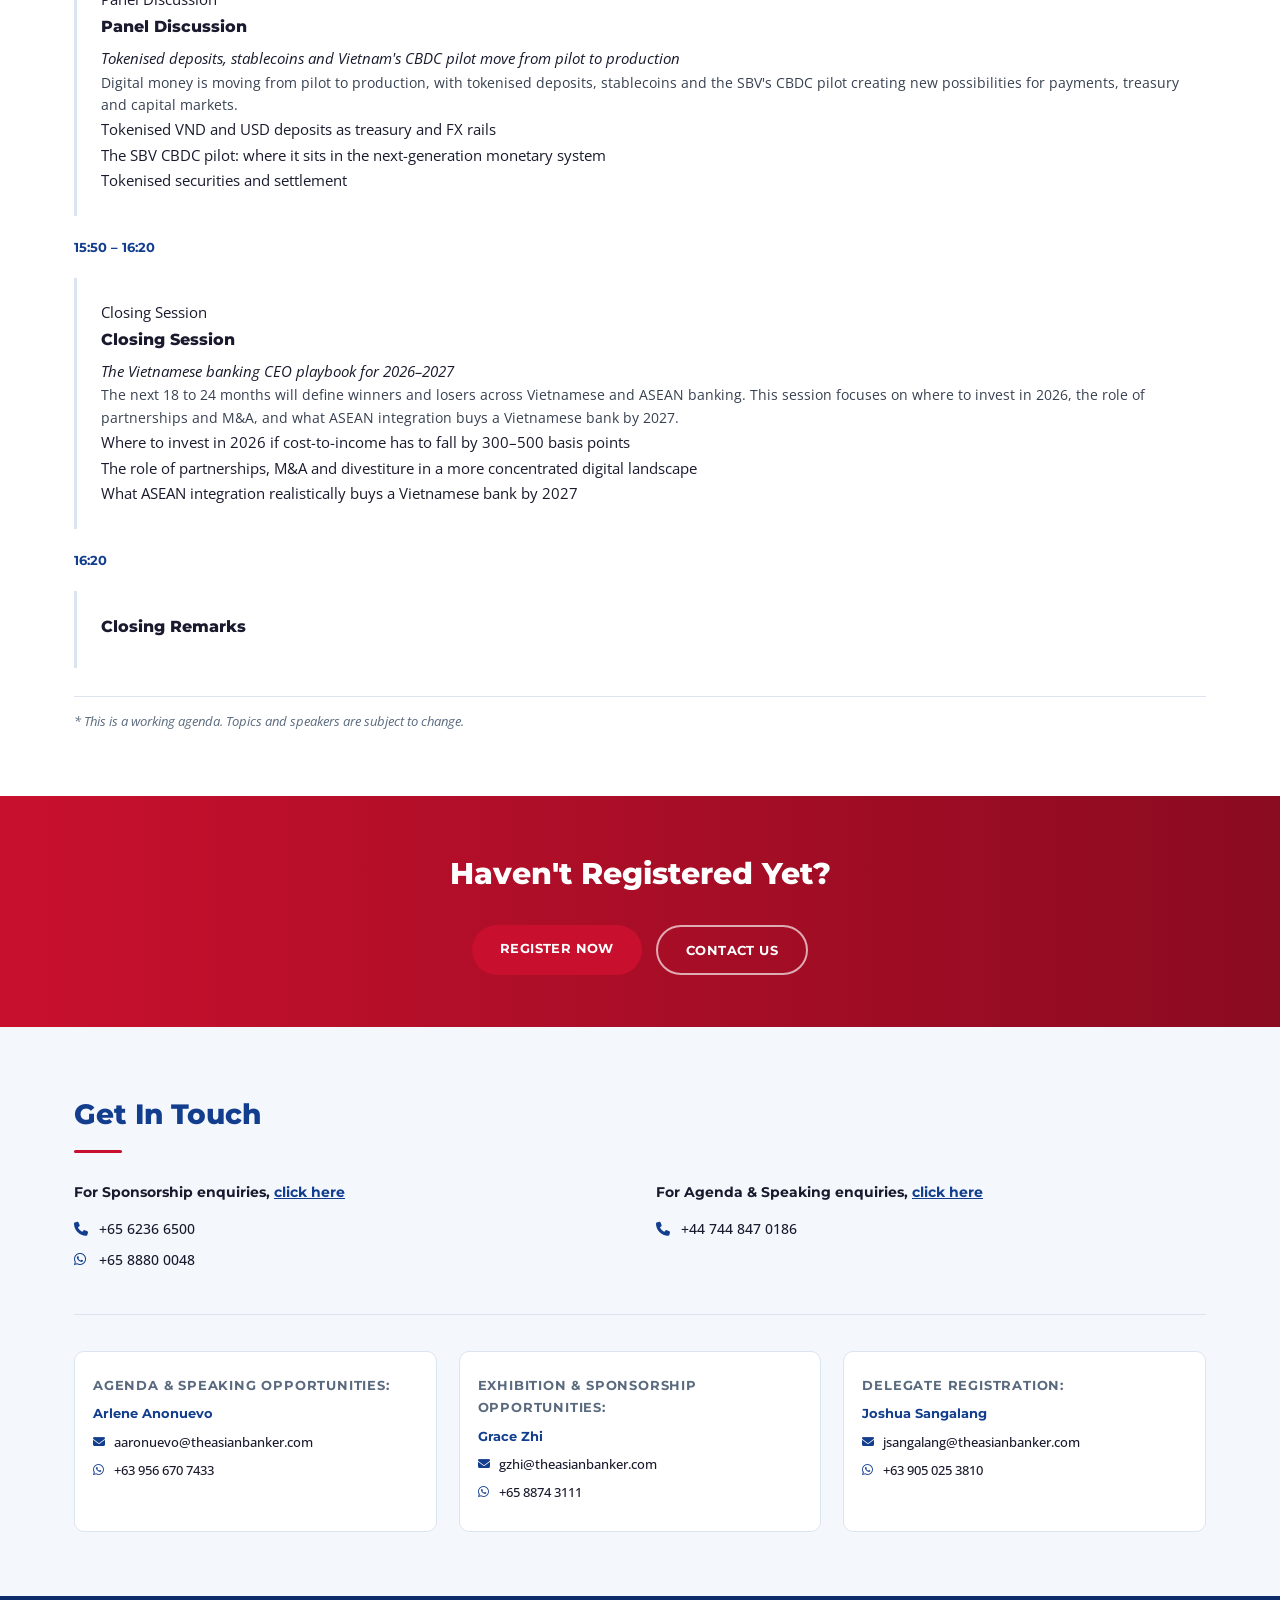
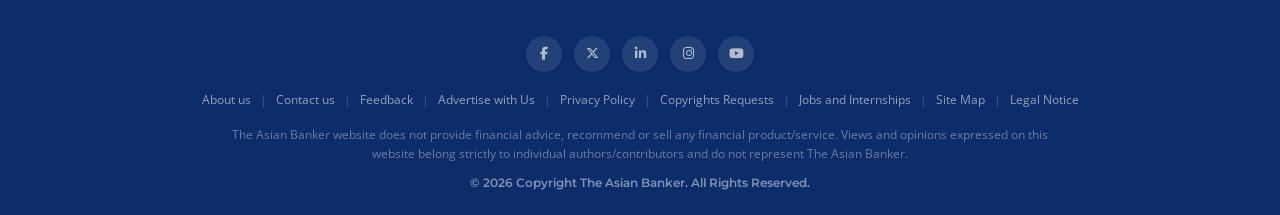
<file: agenda.html>
<!DOCTYPE html>
<html lang="en">
<head>
<meta charset="UTF-8"/>
<meta name="viewport" content="width=device-width,initial-scale=1,maximum-scale=1.0,user-scalable=no"/>
<meta name="description" content="Finance Vietnam 2026 | The Asian Banker"/>
<title>Agenda | Finance Vietnam 2026 | The Asian Banker</title>
<link rel="stylesheet" href="style.css"/>
<link rel="preconnect" href="https://fonts.googleapis.com"/>
<link rel="preconnect" href="https://fonts.gstatic.com" crossorigin/>
<link href="https://fonts.googleapis.com/css2?family=Montserrat:wght@400;500;600;700;800&family=Open+Sans:wght@400;500;600&display=swap" rel="stylesheet"/>
<link rel="stylesheet" href="https://cdnjs.cloudflare.com/ajax/libs/font-awesome/6.5.0/css/all.min.css"/>
</head>
<body>
<!-- TOP BAR -->
<div class="topbar">
  <div class="container topbar-inner">
    <div class="topbar-left">
      <span><i class="fa-regular fa-calendar"></i> 11 June 2026</span>
      <a href="https://wa.me/6588800048" target="_blank"><i class="fa-brands fa-whatsapp"></i> +65 8880 0048</a>
    </div>
    <div class="topbar-right">
      <a href="https://www.facebook.com/TheAsianBanker" target="_blank"><i class="fa-brands fa-facebook-f"></i></a>
      <a href="https://twitter.com/theasianbanker" target="_blank"><i class="fa-brands fa-x-twitter"></i></a>
      <a href="https://www.linkedin.com/company/the-asian-banker" target="_blank"><i class="fa-brands fa-linkedin-in"></i></a>
      <a href="https://instagram.com/theasianbankerofficial/" target="_blank"><i class="fa-brands fa-instagram"></i></a>
      <a href="https://www.youtube.com/user/theasianbanker" target="_blank"><i class="fa-brands fa-youtube"></i></a>
    </div>
  </div>
</div>
<!-- HEADER -->
<header class="header" id="header">
  <div class="container header-inner">
    <a href="index.html" class="logo">
      <img src="images/TAB_Finance_Vietnam_2026-logo-01.png" alt="Finance Vietnam 2026" class="logo-img"/>
    </a>
    <button class="hamburger" id="hamburger" aria-label="Menu"><span></span><span></span><span></span></button>
    <nav class="nav" id="nav"><ul><li class="has-sub"><a href="index.html">Home <i class="fa-solid fa-chevron-down fa-xs"></i></a><ul class="sub"><li><a href="index.html">Finance Vietnam 2026</a></li><li><a href="https://thebankingacademy.com/">The Banking Academy</a></li><li><a href="http://www.theasianbanker.com/">The Asian Banker</a></li><li><a href="https://tab.global/">TAB Global</a></li></ul></li><li class=""><a href="agenda.html">Agenda</a></li><li class="has-sub"><a href="speakers.html">Speakers <i class="fa-solid fa-chevron-down fa-xs"></i></a><ul class="sub"><li><a href="speakers.html">Speakers</a></li><li><a href="become-speaker.html">Become a Speaker</a></li></ul></li><li class="has-sub"><a href="sponsors.html">Sponsors <i class="fa-solid fa-chevron-down fa-xs"></i></a><ul class="sub"><li><a href="sponsors.html">Sponsors &amp; Partners</a></li><li><a href="why-sponsor.html">Why Sponsor</a></li><li><a href="sponsor-exhibitor-registration.html">Become a Sponsor / Exhibitor</a></li></ul></li><li class=""><a href="contact-us.html">Contact</a></li></ul></nav>
    <div class="header-btns">
      <a href="download-brochure.html" class="btn-brochure">Download Brochure</a>
      <a href="register-now.html" class="btn-register">Register Now</a>
    </div>
  </div>
</header><section class="page-banner"><div class="container"><h1>The Agenda</h1><p>Finance Vietnam 2026 | Thursday, 11 June 2026 | Ho Chi Minh City</p></div></section>
<section class="section">
  <div class="container">
    <div class="agenda-wrapper">
<div class="agenda-row agenda-break">
  <div class="agenda-time">08:00 – 09:00</div>
  <div class="agenda-content">
    
    <h3>Registration and Morning Networking</h3>
    
    
  </div>
</div><div class="agenda-row ">
  <div class="agenda-time">09:00 – 10:15</div>
  <div class="agenda-content">
    <span class="agenda-badge keynote">Keynote</span>
    <h3>Opening Remarks &amp; International Keynote</h3>
    <em>From pilot to P&amp;L: the new operating economics of AI-era Vietnamese banking</em><p>Across global banks, AI has moved from pilots to scaled deployment. This session explores how AI is reshaping bank economics — from revenue growth and cost-to-serve to risk management and productivity — while examining the governance, liability and trust frameworks needed as autonomous workflows expand.</p><ul><li>Where AI productivity is proving real, from KYC, fraud and collections to relationship management</li><li>How banks should approach agentic AI that can approve, decide or transact on behalf of customers</li><li>Liability, redress and trust when AI agents get it wrong</li><li>How bank and central bank leaders are thinking about AI, tokenisation and cross-border connectivity</li></ul>
    <div class="agenda-spks"><div class="agenda-spk"><div class="agenda-spk-icon"><i class="fa-solid fa-user"></i></div><div><strong>Foo Boon Ping</strong><span>President &amp; Managing Editor, The Asian Banker</span></div></div><div class="agenda-spk"><div class="agenda-spk-icon"><i class="fa-solid fa-user"></i></div><div><strong>Deputy Governor</strong><span>State Bank of Vietnam (SBV)</span></div></div></div>
  </div>
</div><div class="agenda-row agenda-break">
  <div class="agenda-time">10:15 – 10:45</div>
  <div class="agenda-content">
    
    <h3>Networking Break</h3>
    
    
  </div>
</div><div class="agenda-row ">
  <div class="agenda-time">10:45 – 11:15</div>
  <div class="agenda-content">
    <span class="agenda-badge panel">Panel Discussion</span>
    <h3>Panel Discussion</h3>
    <em>Will agentic AI grow the bank or eat its margin?</em><p>Agentic AI has moved past the demonstration stage. Multi-step agents are now executing collections, transaction monitoring, KYC enrichment and advisory drafting inside leading banks. This session focuses on the unit economics of agentic banking and the boundary between autonomous and human-led decisions.</p><ul><li>Where agentic workflows are already shifting unit economics</li><li>Approval architecture: which decisions stay human, which go autonomous</li><li>How to think about deposit, advisory and merchant economics if customers prefer agent-to-agent finance</li><li>Vendor lock-in, model concentration, and the cost of running multiple frontier models in production</li></ul>
    
  </div>
</div><div class="agenda-row ">
  <div class="agenda-time">11:15 – 11:30</div>
  <div class="agenda-content">
    <span class="agenda-badge presentation">Presentation</span>
    <h3>Solo Presentation</h3>
    <em>What a production-grade AI banking stack looks like in 2026</em><p>Building a bank stack that can run agentic workflows safely at scale demands a composable core, an agent runtime, vector and graph data layers, observability, and an operating model that can put models into production without breaking compliance.</p>
    
  </div>
</div><div class="agenda-row ">
  <div class="agenda-time">11:30 – 12:10</div>
  <div class="agenda-content">
    <span class="agenda-badge panel">Panel Discussion</span>
    <h3>Panel Discussion</h3>
    <em>How payment data is rewriting SME credit in Vietnam</em><p>Vietnamese MSMEs remain the country's largest unmet credit opportunity, while payment data is reshaping how lenders assess risk and distribute credit. This session explores what this means for SME lending economics, distribution and competition.</p><ul><li>How payment-data underwriting is changing default rates, ticket sizes and approval times</li><li>The economics of embedded SME lending through digital platforms</li><li>Where banks should partner versus compete with super-apps and digital lenders</li></ul>
    
  </div>
</div><div class="agenda-row ">
  <div class="agenda-time">12:10 – 12:25</div>
  <div class="agenda-content">
    <span class="agenda-badge presentation">Presentation</span>
    <h3>Solo Presentation</h3>
    <em>AI vs AI: defending the real-time bank against industrialised scams</em><p>Network-level AI controls have become essential for defending instant payment systems against industrialised scam operations, mule networks, deepfake-enabled identity attacks and synthetic identity at onboarding.</p>
    
  </div>
</div><div class="agenda-row agenda-break">
  <div class="agenda-time">12:25 – 14:00</div>
  <div class="agenda-content">
    
    <h3>Networking Luncheon</h3>
    
    
  </div>
</div><div class="agenda-row ">
  <div class="agenda-time">14:00 – 14:30</div>
  <div class="agenda-content">
    <span class="agenda-badge panel">Panel Discussion</span>
    <h3>Panel Discussion</h3>
    <em>Can AI-augmented RMs finally crack the mass-affluent wealth opportunity?</em><p>Vietnam's mass-affluent segment is a fast-growing source of wealth-banking revenue, yet it remains under-served. This panel explores how AI-augmented RMs, generative advisory drafting, and modern wealth platforms are being used to make the segment economically attractive at scale.</p><ul><li>How AI-augmented RMs change advisory unit economics</li><li>Product shelf: fixed income, FX, multi-currency deposits, tokenised funds</li><li>Risk profiling and suitability when the advisor is partly an AI agent</li></ul>
    
  </div>
</div><div class="agenda-row ">
  <div class="agenda-time">14:30 – 15:00</div>
  <div class="agenda-content">
    <span class="agenda-badge panel">Panel Discussion</span>
    <h3>Panel Discussion</h3>
    <em>Who pays when an AI scams the customer?</em><p>Industrial-scale APP scams, mule-account abuse and deepfake-based identity attacks have turned scam-fraud into a board-level P&amp;L item. This panel examines who pays when the customer is scammed — the bank, the platform, or the customer.</p><ul><li>Where AI-versus-AI defences have meaningfully reduced loss</li><li>The reimbursement question: voluntary, regulated or shared</li><li>Network-level intelligence sharing: privacy-enhancing analytics and cross-bank consortia</li></ul>
    
  </div>
</div><div class="agenda-row agenda-break">
  <div class="agenda-time">15:00 – 15:20</div>
  <div class="agenda-content">
    
    <h3>Networking Break</h3>
    
    
  </div>
</div><div class="agenda-row ">
  <div class="agenda-time">15:20 – 15:50</div>
  <div class="agenda-content">
    <span class="agenda-badge panel">Panel Discussion</span>
    <h3>Panel Discussion</h3>
    <em>Tokenised deposits, stablecoins and Vietnam's CBDC pilot move from pilot to production</em><p>Digital money is moving from pilot to production, with tokenised deposits, stablecoins and the SBV's CBDC pilot creating new possibilities for payments, treasury and capital markets.</p><ul><li>Tokenised VND and USD deposits as treasury and FX rails</li><li>The SBV CBDC pilot: where it sits in the next-generation monetary system</li><li>Tokenised securities and settlement</li></ul>
    
  </div>
</div><div class="agenda-row ">
  <div class="agenda-time">15:50 – 16:20</div>
  <div class="agenda-content">
    <span class="agenda-badge closing">Closing Session</span>
    <h3>Closing Session</h3>
    <em>The Vietnamese banking CEO playbook for 2026–2027</em><p>The next 18 to 24 months will define winners and losers across Vietnamese and ASEAN banking. This session focuses on where to invest in 2026, the role of partnerships and M&amp;A, and what ASEAN integration buys a Vietnamese bank by 2027.</p><ul><li>Where to invest in 2026 if cost-to-income has to fall by 300–500 basis points</li><li>The role of partnerships, M&amp;A and divestiture in a more concentrated digital landscape</li><li>What ASEAN integration realistically buys a Vietnamese bank by 2027</li></ul>
    
  </div>
</div><div class="agenda-row agenda-break">
  <div class="agenda-time">16:20</div>
  <div class="agenda-content">
    
    <h3>Closing Remarks</h3>
    
    
  </div>
</div>
      <p class="agenda-note">* This is a working agenda. Topics and speakers are subject to change.</p>
    </div>
  </div>
</section>
<!-- HAVEN'T REGISTERED -->
<section class="cta-strip">
  <div class="container">
    <h2>Haven't Registered Yet?</h2>
    <div class="cta-btns">
      <a href="register-now.html" class="btn-red">Register Now</a>
      <a href="#" class="btn-ghost" id="contactBtn">Contact Us</a>
    </div>
  </div>
</section>
<!-- GET IN TOUCH -->
<section class="section bg-light">
  <div class="container">
    <h2 class="sec-title">Get In Touch</h2>
    <div class="contact-top-row">
      <div class="contact-col">
        <h4>For Sponsorship enquiries, <a href="mailto:sponsorship@theasianbanker.com">click here</a></h4>
        <p><i class="fa-solid fa-phone"></i> <a href="tel:+6562366500">+65 6236 6500</a></p>
        <p><i class="fa-brands fa-whatsapp"></i> <a href="https://wa.me/6588800048" target="_blank">+65 8880 0048</a></p>
      </div>
      <div class="contact-col">
        <h4>For Agenda &amp; Speaking enquiries, <a href="mailto:agenda@theasianbanker.com">click here</a></h4>
        <p><i class="fa-solid fa-phone"></i> <a href="tel:+447448470186">+44 744 847 0186</a></p>
      </div>
    </div>
    <div class="contact-persons-row">
      <div class="cp-card">
        <p class="cp-role">Agenda &amp; Speaking Opportunities:</p>
        <p class="cp-name">Arlene Anonuevo</p>
        <p><i class="fa-solid fa-envelope"></i> <a href="mailto:aaronuevo@theasianbanker.com">aaronuevo@theasianbanker.com</a></p>
        <p><i class="fa-brands fa-whatsapp"></i> <a href="https://wa.me/639566707433" target="_blank">+63 956 670 7433</a></p>
      </div>
      <div class="cp-card">
        <p class="cp-role">Exhibition &amp; Sponsorship Opportunities:</p>
        <p class="cp-name">Grace Zhi</p>
        <p><i class="fa-solid fa-envelope"></i> <a href="mailto:gzhi@theasianbanker.com">gzhi@theasianbanker.com</a></p>
        <p><i class="fa-brands fa-whatsapp"></i> <a href="https://wa.me/6588743111" target="_blank">+65 8874 3111</a></p>
      </div>
      <div class="cp-card">
        <p class="cp-role">Delegate Registration:</p>
        <p class="cp-name">Joshua Sangalang</p>
        <p><i class="fa-solid fa-envelope"></i> <a href="mailto:jsangalang@theasianbanker.com">jsangalang@theasianbanker.com</a></p>
        <p><i class="fa-brands fa-whatsapp"></i> <a href="https://wa.me/639050253810" target="_blank">+63 905 025 3810</a></p>
      </div>
    </div>
  </div>
</section>
<!-- FOOTER -->
<footer class="footer">
  <div class="container footer-inner">
    <div class="footer-social">
      <a href="https://www.facebook.com/TheAsianBanker" target="_blank"><i class="fa-brands fa-facebook-f"></i></a>
      <a href="https://twitter.com/theasianbanker" target="_blank"><i class="fa-brands fa-x-twitter"></i></a>
      <a href="https://www.linkedin.com/company/the-asian-banker" target="_blank"><i class="fa-brands fa-linkedin-in"></i></a>
      <a href="https://instagram.com/theasianbankerofficial/" target="_blank"><i class="fa-brands fa-instagram"></i></a>
      <a href="https://www.youtube.com/user/theasianbanker" target="_blank"><i class="fa-brands fa-youtube"></i></a>
    </div>
    <div class="footer-links">
      <a href="https://www.theasianbanker.com/tab-about-us" target="_blank">About us</a><span>|</span>
      <a href="https://www.theasianbanker.com/tab-contact-us" target="_blank">Contact us</a><span>|</span>
      <a href="mailto:feedback@theasianbanker.com">Feedback</a><span>|</span>
      <a href="mailto:advertise@theasianbanker.com">Advertise with Us</a><span>|</span>
      <a href="https://www.theasianbanker.com/tab-privacy-policy" target="_blank">Privacy Policy</a><span>|</span>
      <a href="https://www.theasianbanker.com/copyright-request/" target="_blank">Copyrights Requests</a><span>|</span>
      <a href="https://www.theasianbanker.com/publication/jobs/" target="_blank">Jobs and Internships</a><span>|</span>
      <a href="https://www.theasianbanker.com/site-map" target="_blank">Site Map</a><span>|</span>
      <a href="https://www.theasianbanker.com/legal-notice" target="_blank">Legal Notice</a>
    </div>
    <p class="footer-disclaimer">The Asian Banker website does not provide financial advice, recommend or sell any financial product/service. Views and opinions expressed on this website belong strictly to individual authors/contributors and do not represent The Asian Banker.</p>
    <p class="footer-copy">&copy; 2026 Copyright The Asian Banker. All Rights Reserved.</p>
  </div>
</footer>
<!-- CONTACT MODAL -->
<div class="modal-overlay" id="contactModal">
  <div class="modal-box">
    <button class="modal-close" id="modalClose">&times;</button>
    <h3>Contact Us</h3>
    <div class="form-grid">
      <div class="fg full"><label>Salutation *</label><select><option value="">Select</option><option>Mr.</option><option>Mrs.</option><option>Miss.</option><option>Ms.</option><option>Dr.</option><option>Prof.</option></select></div>
      <div class="fg"><label>First Name *</label><input type="text" placeholder="First Name"/></div>
      <div class="fg"><label>Family Name *</label><input type="text" placeholder="Family Name"/></div>
      <div class="fg full"><label>Email *</label><input type="email" placeholder="Email"/></div>
      <div class="fg full"><label>Organisation Name *</label><input type="text" placeholder="Organisation Name"/></div>
      <div class="fg full"><label>Business Title *</label><input type="text" placeholder="Business Title"/></div>
      <div class="fg full"><label>Query About *</label><select><option value="">Please Select</option><option>Speaker</option><option>Sponsorship</option><option>Attendee</option></select></div>
      <div class="fg full"><label>Message</label><textarea rows="4" placeholder="Your message..."></textarea></div>
      <div class="fg full check"><input type="checkbox" id="modalAgree"/><label for="modalAgree">I agree to all <a href="#">terms and conditions</a></label></div>
      <div class="fg full"><button class="btn-submit">Submit</button></div>
    </div>
  </div>
</div>
<script>
window.addEventListener('scroll',()=>document.getElementById('header').classList.toggle('scrolled',window.scrollY>50));
document.getElementById('hamburger').addEventListener('click',function(){this.classList.toggle('open');document.getElementById('nav').classList.toggle('open');});
document.querySelectorAll('.has-sub > a').forEach(l=>l.addEventListener('click',function(e){if(window.innerWidth<=900){e.preventDefault();this.parentElement.classList.toggle('open');}}));
document.getElementById('contactBtn').addEventListener('click',e=>{e.preventDefault();document.getElementById('contactModal').classList.add('active');});
document.getElementById('modalClose').addEventListener('click',()=>document.getElementById('contactModal').classList.remove('active'));
document.getElementById('contactModal').addEventListener('click',function(e){if(e.target===this)this.classList.remove('active');});
</script>
</body></html>
</file>
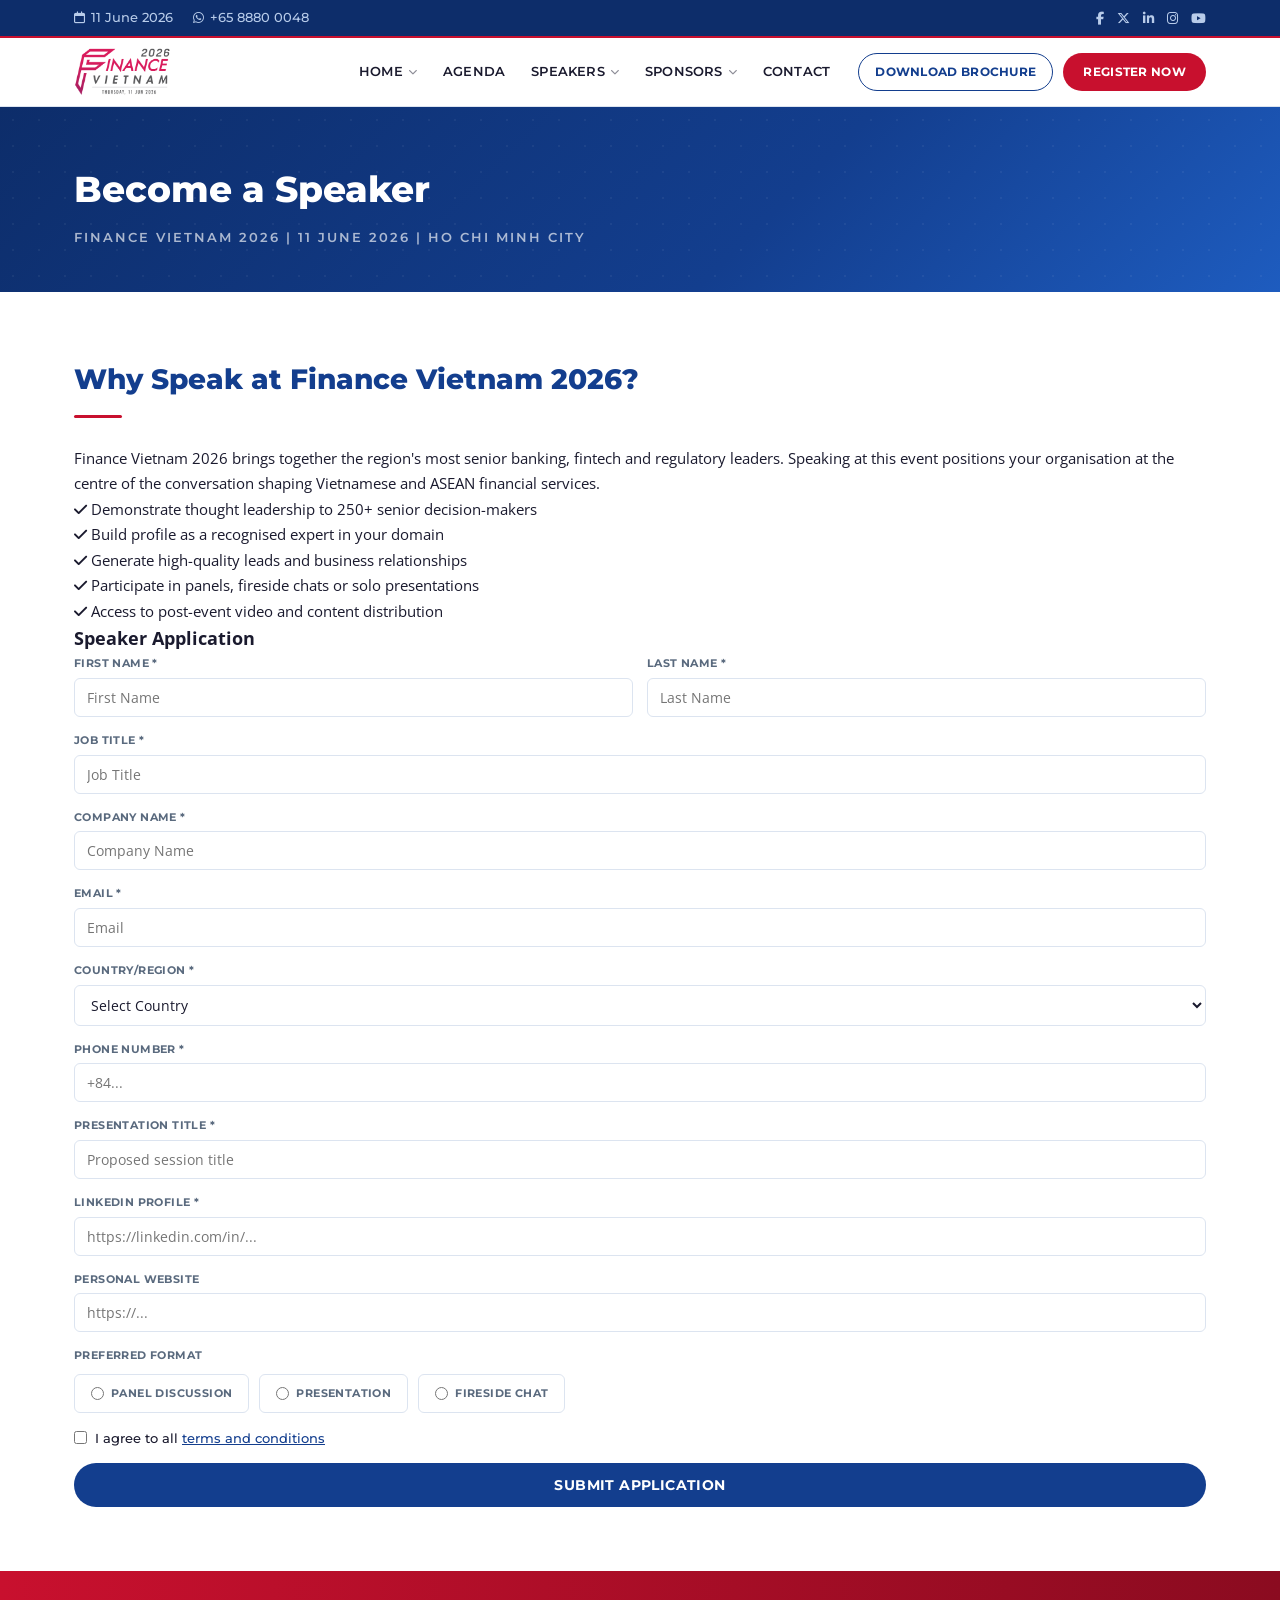
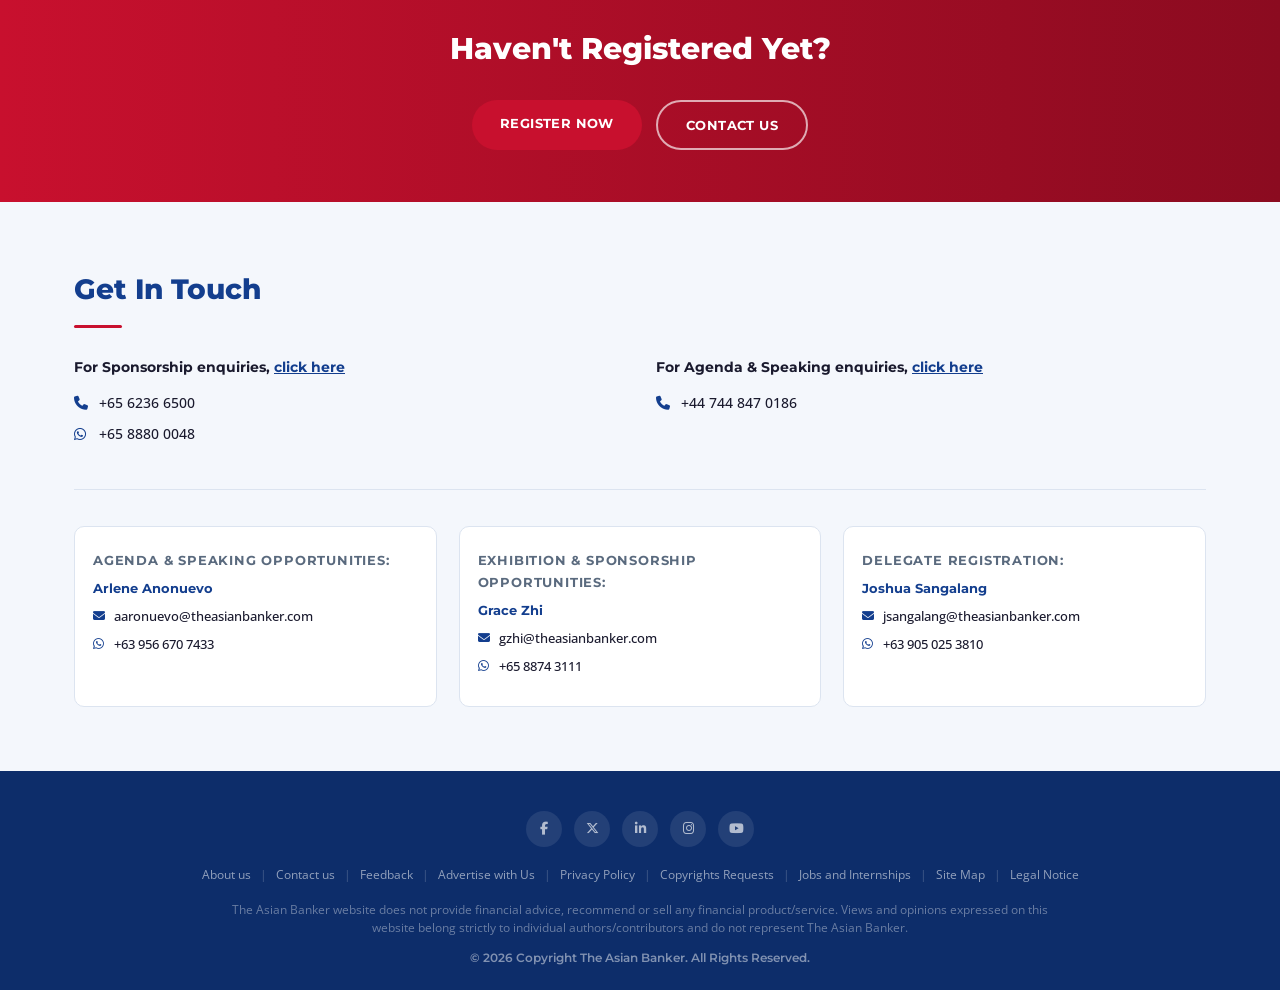
<file: become-speaker.html>
<!DOCTYPE html>
<html lang="en">
<head>
<meta charset="UTF-8"/>
<meta name="viewport" content="width=device-width,initial-scale=1,maximum-scale=1.0,user-scalable=no"/>
<meta name="description" content="Finance Vietnam 2026 | The Asian Banker"/>
<title>Become a Speaker | Finance Vietnam 2026 | The Asian Banker</title>
<link rel="stylesheet" href="style.css"/>
<link rel="preconnect" href="https://fonts.googleapis.com"/>
<link rel="preconnect" href="https://fonts.gstatic.com" crossorigin/>
<link href="https://fonts.googleapis.com/css2?family=Montserrat:wght@400;500;600;700;800&family=Open+Sans:wght@400;500;600&display=swap" rel="stylesheet"/>
<link rel="stylesheet" href="https://cdnjs.cloudflare.com/ajax/libs/font-awesome/6.5.0/css/all.min.css"/>
</head>
<body>
<!-- TOP BAR -->
<div class="topbar">
  <div class="container topbar-inner">
    <div class="topbar-left">
      <span><i class="fa-regular fa-calendar"></i> 11 June 2026</span>
      <a href="https://wa.me/6588800048" target="_blank"><i class="fa-brands fa-whatsapp"></i> +65 8880 0048</a>
    </div>
    <div class="topbar-right">
      <a href="https://www.facebook.com/TheAsianBanker" target="_blank"><i class="fa-brands fa-facebook-f"></i></a>
      <a href="https://twitter.com/theasianbanker" target="_blank"><i class="fa-brands fa-x-twitter"></i></a>
      <a href="https://www.linkedin.com/company/the-asian-banker" target="_blank"><i class="fa-brands fa-linkedin-in"></i></a>
      <a href="https://instagram.com/theasianbankerofficial/" target="_blank"><i class="fa-brands fa-instagram"></i></a>
      <a href="https://www.youtube.com/user/theasianbanker" target="_blank"><i class="fa-brands fa-youtube"></i></a>
    </div>
  </div>
</div>
<!-- HEADER -->
<header class="header" id="header">
  <div class="container header-inner">
    <a href="index.html" class="logo">
      <img src="images/TAB_Finance_Vietnam_2026-logo-01.png" alt="Finance Vietnam 2026" class="logo-img"/>
    </a>
    <button class="hamburger" id="hamburger" aria-label="Menu"><span></span><span></span><span></span></button>
    <nav class="nav" id="nav"><ul><li class="has-sub"><a href="index.html">Home <i class="fa-solid fa-chevron-down fa-xs"></i></a><ul class="sub"><li><a href="index.html">Finance Vietnam 2026</a></li><li><a href="https://thebankingacademy.com/">The Banking Academy</a></li><li><a href="http://www.theasianbanker.com/">The Asian Banker</a></li><li><a href="https://tab.global/">TAB Global</a></li></ul></li><li class=""><a href="agenda.html">Agenda</a></li><li class="has-sub"><a href="speakers.html">Speakers <i class="fa-solid fa-chevron-down fa-xs"></i></a><ul class="sub"><li><a href="speakers.html">Speakers</a></li><li><a href="become-speaker.html">Become a Speaker</a></li></ul></li><li class="has-sub"><a href="sponsors.html">Sponsors <i class="fa-solid fa-chevron-down fa-xs"></i></a><ul class="sub"><li><a href="sponsors.html">Sponsors &amp; Partners</a></li><li><a href="why-sponsor.html">Why Sponsor</a></li><li><a href="sponsor-exhibitor-registration.html">Become a Sponsor / Exhibitor</a></li></ul></li><li class=""><a href="contact-us.html">Contact</a></li></ul></nav>
    <div class="header-btns">
      <a href="download-brochure.html" class="btn-brochure">Download Brochure</a>
      <a href="register-now.html" class="btn-register">Register Now</a>
    </div>
  </div>
</header><section class="page-banner"><div class="container"><h1>Become a Speaker</h1><p>Finance Vietnam 2026 | 11 June 2026 | Ho Chi Minh City</p></div></section>
<section class="section">
  <div class="container become-grid">
    <div class="become-left">
      <h2 class="sec-title">Why Speak at Finance Vietnam 2026?</h2>
      <p>Finance Vietnam 2026 brings together the region's most senior banking, fintech and regulatory leaders. Speaking at this event positions your organisation at the centre of the conversation shaping Vietnamese and ASEAN financial services.</p>
      <ul class="become-list">
        <li><i class="fa-solid fa-check"></i> Demonstrate thought leadership to 250+ senior decision-makers</li>
        <li><i class="fa-solid fa-check"></i> Build profile as a recognised expert in your domain</li>
        <li><i class="fa-solid fa-check"></i> Generate high-quality leads and business relationships</li>
        <li><i class="fa-solid fa-check"></i> Participate in panels, fireside chats or solo presentations</li>
        <li><i class="fa-solid fa-check"></i> Access to post-event video and content distribution</li>
      </ul>
    </div>
    <div class="become-form-wrap">
      <h3>Speaker Application</h3>
      <div class="form-grid">
        <div class="fg"><label>First Name *</label><input type="text" placeholder="First Name"/></div>
        <div class="fg"><label>Last Name *</label><input type="text" placeholder="Last Name"/></div>
        <div class="fg full"><label>Job Title *</label><input type="text" placeholder="Job Title"/></div>
        <div class="fg full"><label>Company Name *</label><input type="text" placeholder="Company Name"/></div>
        <div class="fg full"><label>Email *</label><input type="email" placeholder="Email"/></div>
        <div class="fg full"><label>Country/Region *</label><select><option value="">Select Country</option><option>Vietnam</option><option>Singapore</option><option>Thailand</option><option>Malaysia</option><option>Indonesia</option><option>Philippines</option><option>Hong Kong</option><option>China</option><option>Other</option></select></div>
        <div class="fg full"><label>Phone Number *</label><input type="tel" placeholder="+84..."/></div>
        <div class="fg full"><label>Presentation Title *</label><input type="text" placeholder="Proposed session title"/></div>
        <div class="fg full"><label>LinkedIn Profile *</label><input type="url" placeholder="https://linkedin.com/in/..."/></div>
        <div class="fg full"><label>Personal Website</label><input type="url" placeholder="https://..."/></div>
        <div class="fg full">
          <label>Preferred Format</label>
          <div class="format-opts">
            <label class="format-opt"><input type="radio" name="format" value="panel"/> Panel Discussion</label>
            <label class="format-opt"><input type="radio" name="format" value="presentation"/> Presentation</label>
            <label class="format-opt"><input type="radio" name="format" value="fireside"/> Fireside Chat</label>
          </div>
        </div>
        <div class="fg full check"><input type="checkbox" id="bsAgree"/><label for="bsAgree">I agree to all <a href="#">terms and conditions</a></label></div>
        <div class="fg full"><button class="btn-submit" onclick="alert('Thank you! We will be in touch.');return false;">Submit Application</button></div>
      </div>
    </div>
  </div>
</section>
<!-- HAVEN'T REGISTERED -->
<section class="cta-strip">
  <div class="container">
    <h2>Haven't Registered Yet?</h2>
    <div class="cta-btns">
      <a href="register-now.html" class="btn-red">Register Now</a>
      <a href="#" class="btn-ghost" id="contactBtn">Contact Us</a>
    </div>
  </div>
</section>
<!-- GET IN TOUCH -->
<section class="section bg-light">
  <div class="container">
    <h2 class="sec-title">Get In Touch</h2>
    <div class="contact-top-row">
      <div class="contact-col">
        <h4>For Sponsorship enquiries, <a href="mailto:sponsorship@theasianbanker.com">click here</a></h4>
        <p><i class="fa-solid fa-phone"></i> <a href="tel:+6562366500">+65 6236 6500</a></p>
        <p><i class="fa-brands fa-whatsapp"></i> <a href="https://wa.me/6588800048" target="_blank">+65 8880 0048</a></p>
      </div>
      <div class="contact-col">
        <h4>For Agenda &amp; Speaking enquiries, <a href="mailto:agenda@theasianbanker.com">click here</a></h4>
        <p><i class="fa-solid fa-phone"></i> <a href="tel:+447448470186">+44 744 847 0186</a></p>
      </div>
    </div>
    <div class="contact-persons-row">
      <div class="cp-card">
        <p class="cp-role">Agenda &amp; Speaking Opportunities:</p>
        <p class="cp-name">Arlene Anonuevo</p>
        <p><i class="fa-solid fa-envelope"></i> <a href="mailto:aaronuevo@theasianbanker.com">aaronuevo@theasianbanker.com</a></p>
        <p><i class="fa-brands fa-whatsapp"></i> <a href="https://wa.me/639566707433" target="_blank">+63 956 670 7433</a></p>
      </div>
      <div class="cp-card">
        <p class="cp-role">Exhibition &amp; Sponsorship Opportunities:</p>
        <p class="cp-name">Grace Zhi</p>
        <p><i class="fa-solid fa-envelope"></i> <a href="mailto:gzhi@theasianbanker.com">gzhi@theasianbanker.com</a></p>
        <p><i class="fa-brands fa-whatsapp"></i> <a href="https://wa.me/6588743111" target="_blank">+65 8874 3111</a></p>
      </div>
      <div class="cp-card">
        <p class="cp-role">Delegate Registration:</p>
        <p class="cp-name">Joshua Sangalang</p>
        <p><i class="fa-solid fa-envelope"></i> <a href="mailto:jsangalang@theasianbanker.com">jsangalang@theasianbanker.com</a></p>
        <p><i class="fa-brands fa-whatsapp"></i> <a href="https://wa.me/639050253810" target="_blank">+63 905 025 3810</a></p>
      </div>
    </div>
  </div>
</section>
<!-- FOOTER -->
<footer class="footer">
  <div class="container footer-inner">
    <div class="footer-social">
      <a href="https://www.facebook.com/TheAsianBanker" target="_blank"><i class="fa-brands fa-facebook-f"></i></a>
      <a href="https://twitter.com/theasianbanker" target="_blank"><i class="fa-brands fa-x-twitter"></i></a>
      <a href="https://www.linkedin.com/company/the-asian-banker" target="_blank"><i class="fa-brands fa-linkedin-in"></i></a>
      <a href="https://instagram.com/theasianbankerofficial/" target="_blank"><i class="fa-brands fa-instagram"></i></a>
      <a href="https://www.youtube.com/user/theasianbanker" target="_blank"><i class="fa-brands fa-youtube"></i></a>
    </div>
    <div class="footer-links">
      <a href="https://www.theasianbanker.com/tab-about-us" target="_blank">About us</a><span>|</span>
      <a href="https://www.theasianbanker.com/tab-contact-us" target="_blank">Contact us</a><span>|</span>
      <a href="mailto:feedback@theasianbanker.com">Feedback</a><span>|</span>
      <a href="mailto:advertise@theasianbanker.com">Advertise with Us</a><span>|</span>
      <a href="https://www.theasianbanker.com/tab-privacy-policy" target="_blank">Privacy Policy</a><span>|</span>
      <a href="https://www.theasianbanker.com/copyright-request/" target="_blank">Copyrights Requests</a><span>|</span>
      <a href="https://www.theasianbanker.com/publication/jobs/" target="_blank">Jobs and Internships</a><span>|</span>
      <a href="https://www.theasianbanker.com/site-map" target="_blank">Site Map</a><span>|</span>
      <a href="https://www.theasianbanker.com/legal-notice" target="_blank">Legal Notice</a>
    </div>
    <p class="footer-disclaimer">The Asian Banker website does not provide financial advice, recommend or sell any financial product/service. Views and opinions expressed on this website belong strictly to individual authors/contributors and do not represent The Asian Banker.</p>
    <p class="footer-copy">&copy; 2026 Copyright The Asian Banker. All Rights Reserved.</p>
  </div>
</footer>
<!-- CONTACT MODAL -->
<div class="modal-overlay" id="contactModal">
  <div class="modal-box">
    <button class="modal-close" id="modalClose">&times;</button>
    <h3>Contact Us</h3>
    <div class="form-grid">
      <div class="fg full"><label>Salutation *</label><select><option value="">Select</option><option>Mr.</option><option>Mrs.</option><option>Miss.</option><option>Ms.</option><option>Dr.</option><option>Prof.</option></select></div>
      <div class="fg"><label>First Name *</label><input type="text" placeholder="First Name"/></div>
      <div class="fg"><label>Family Name *</label><input type="text" placeholder="Family Name"/></div>
      <div class="fg full"><label>Email *</label><input type="email" placeholder="Email"/></div>
      <div class="fg full"><label>Organisation Name *</label><input type="text" placeholder="Organisation Name"/></div>
      <div class="fg full"><label>Business Title *</label><input type="text" placeholder="Business Title"/></div>
      <div class="fg full"><label>Query About *</label><select><option value="">Please Select</option><option>Speaker</option><option>Sponsorship</option><option>Attendee</option></select></div>
      <div class="fg full"><label>Message</label><textarea rows="4" placeholder="Your message..."></textarea></div>
      <div class="fg full check"><input type="checkbox" id="modalAgree"/><label for="modalAgree">I agree to all <a href="#">terms and conditions</a></label></div>
      <div class="fg full"><button class="btn-submit">Submit</button></div>
    </div>
  </div>
</div>
<script>
window.addEventListener('scroll',()=>document.getElementById('header').classList.toggle('scrolled',window.scrollY>50));
document.getElementById('hamburger').addEventListener('click',function(){this.classList.toggle('open');document.getElementById('nav').classList.toggle('open');});
document.querySelectorAll('.has-sub > a').forEach(l=>l.addEventListener('click',function(e){if(window.innerWidth<=900){e.preventDefault();this.parentElement.classList.toggle('open');}}));
document.getElementById('contactBtn').addEventListener('click',e=>{e.preventDefault();document.getElementById('contactModal').classList.add('active');});
document.getElementById('modalClose').addEventListener('click',()=>document.getElementById('contactModal').classList.remove('active'));
document.getElementById('contactModal').addEventListener('click',function(e){if(e.target===this)this.classList.remove('active');});
</script>
</body></html>
</file>
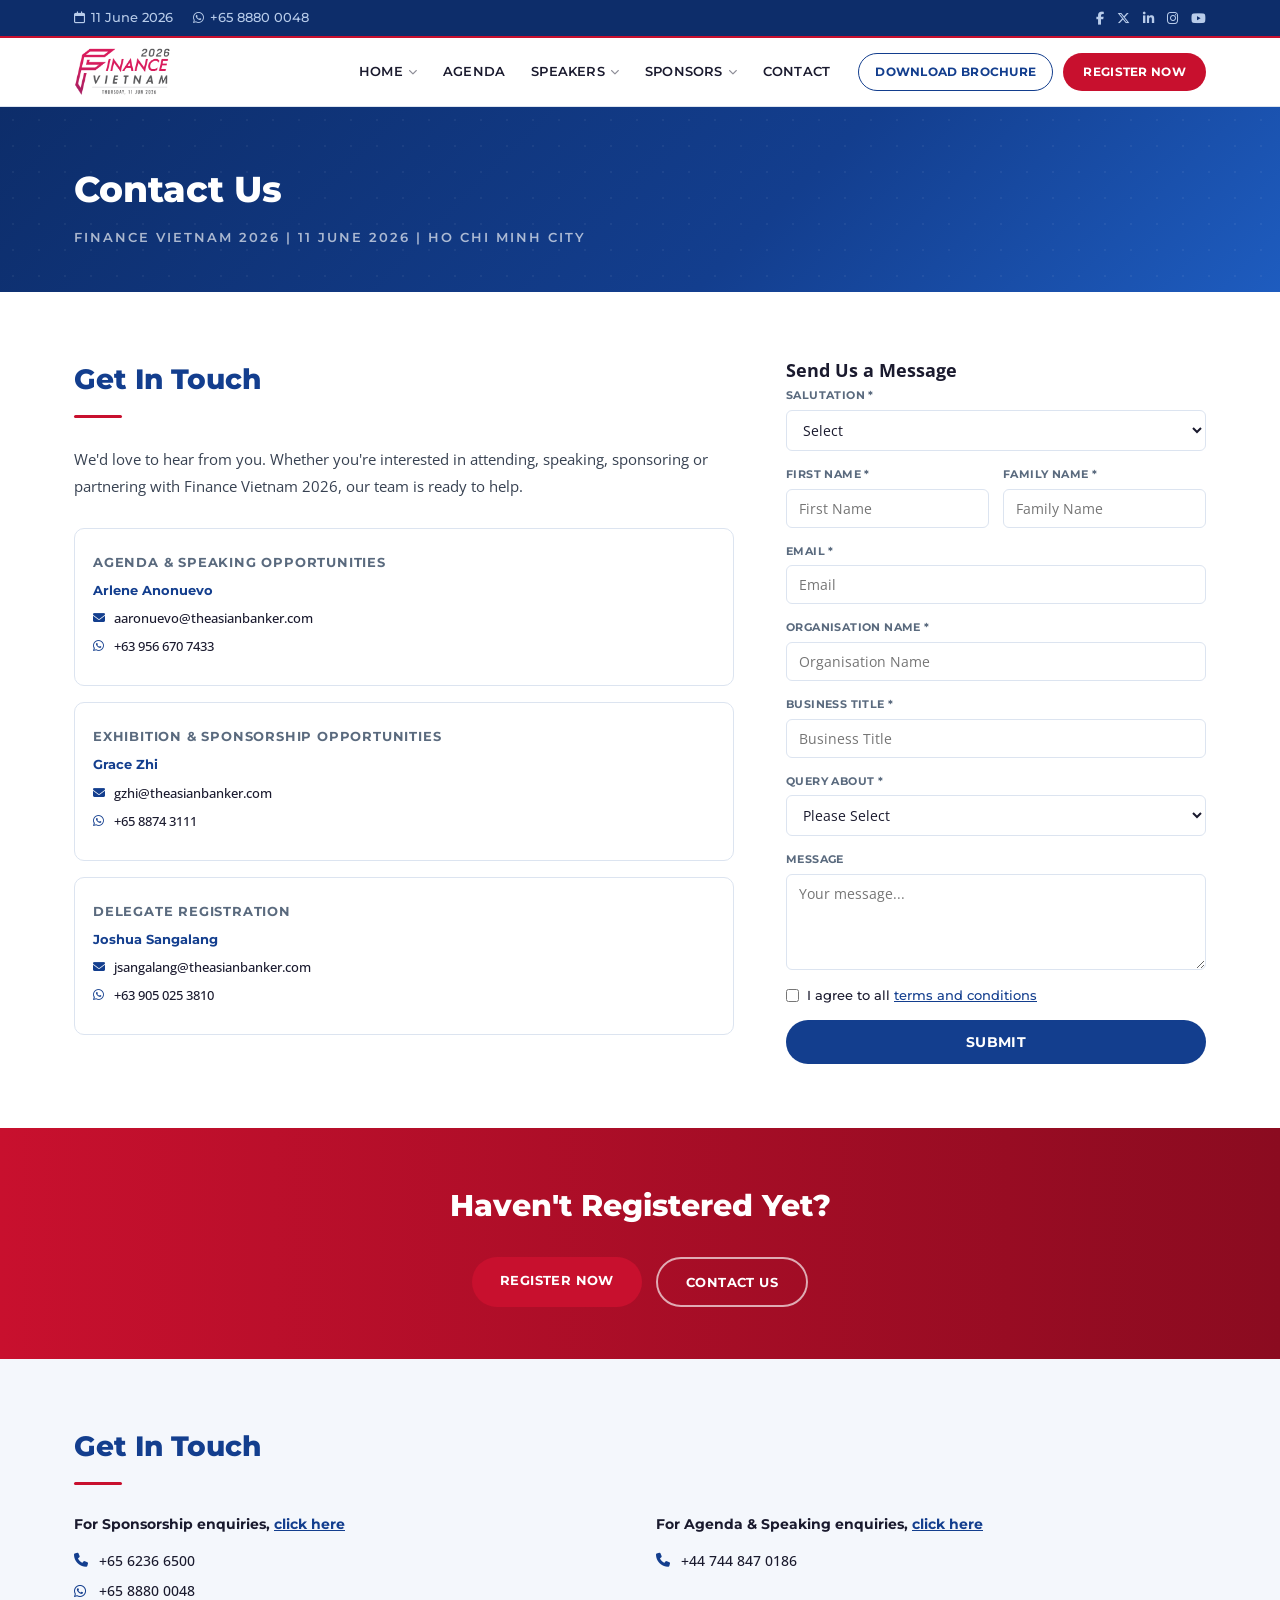
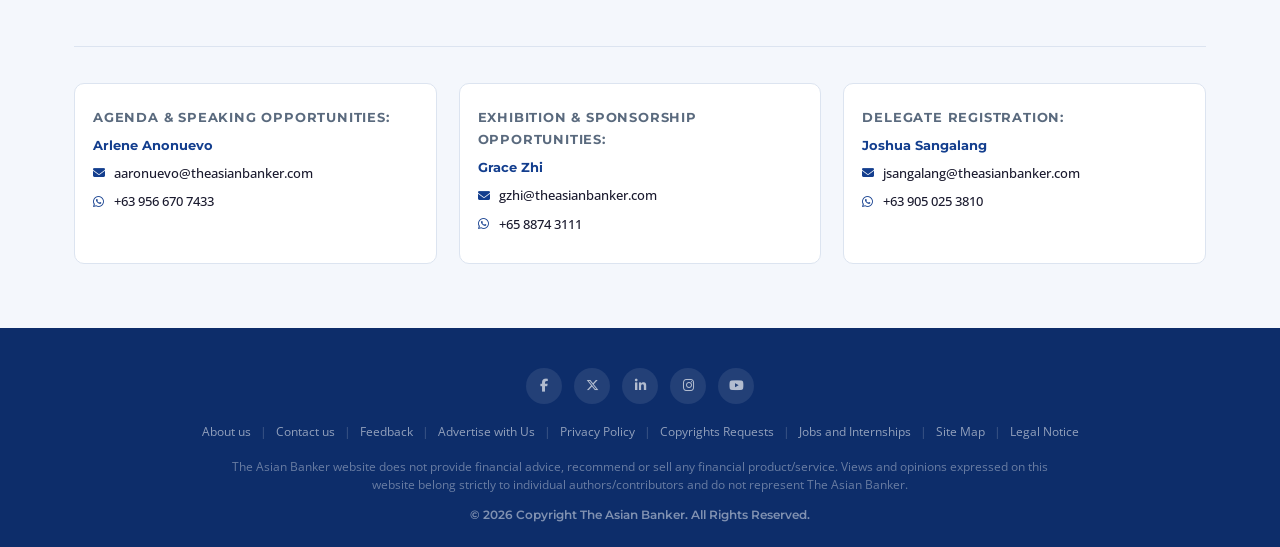
<file: contact-us.html>
<!DOCTYPE html>
<html lang="en">
<head>
<meta charset="UTF-8"/>
<meta name="viewport" content="width=device-width,initial-scale=1,maximum-scale=1.0,user-scalable=no"/>
<meta name="description" content="Finance Vietnam 2026 | The Asian Banker"/>
<title>Contact Us | Finance Vietnam 2026 | The Asian Banker</title>
<link rel="stylesheet" href="style.css"/>
<link rel="preconnect" href="https://fonts.googleapis.com"/>
<link rel="preconnect" href="https://fonts.gstatic.com" crossorigin/>
<link href="https://fonts.googleapis.com/css2?family=Montserrat:wght@400;500;600;700;800&family=Open+Sans:wght@400;500;600&display=swap" rel="stylesheet"/>
<link rel="stylesheet" href="https://cdnjs.cloudflare.com/ajax/libs/font-awesome/6.5.0/css/all.min.css"/>
</head>
<body>
<!-- TOP BAR -->
<div class="topbar">
  <div class="container topbar-inner">
    <div class="topbar-left">
      <span><i class="fa-regular fa-calendar"></i> 11 June 2026</span>
      <a href="https://wa.me/6588800048" target="_blank"><i class="fa-brands fa-whatsapp"></i> +65 8880 0048</a>
    </div>
    <div class="topbar-right">
      <a href="https://www.facebook.com/TheAsianBanker" target="_blank"><i class="fa-brands fa-facebook-f"></i></a>
      <a href="https://twitter.com/theasianbanker" target="_blank"><i class="fa-brands fa-x-twitter"></i></a>
      <a href="https://www.linkedin.com/company/the-asian-banker" target="_blank"><i class="fa-brands fa-linkedin-in"></i></a>
      <a href="https://instagram.com/theasianbankerofficial/" target="_blank"><i class="fa-brands fa-instagram"></i></a>
      <a href="https://www.youtube.com/user/theasianbanker" target="_blank"><i class="fa-brands fa-youtube"></i></a>
    </div>
  </div>
</div>
<!-- HEADER -->
<header class="header" id="header">
  <div class="container header-inner">
    <a href="index.html" class="logo">
      <img src="images/TAB_Finance_Vietnam_2026-logo-01.png" alt="Finance Vietnam 2026" class="logo-img"/>
    </a>
    <button class="hamburger" id="hamburger" aria-label="Menu"><span></span><span></span><span></span></button>
    <nav class="nav" id="nav"><ul><li class="has-sub"><a href="index.html">Home <i class="fa-solid fa-chevron-down fa-xs"></i></a><ul class="sub"><li><a href="index.html">Finance Vietnam 2026</a></li><li><a href="https://thebankingacademy.com/">The Banking Academy</a></li><li><a href="http://www.theasianbanker.com/">The Asian Banker</a></li><li><a href="https://tab.global/">TAB Global</a></li></ul></li><li class=""><a href="agenda.html">Agenda</a></li><li class="has-sub"><a href="speakers.html">Speakers <i class="fa-solid fa-chevron-down fa-xs"></i></a><ul class="sub"><li><a href="speakers.html">Speakers</a></li><li><a href="become-speaker.html">Become a Speaker</a></li></ul></li><li class="has-sub"><a href="sponsors.html">Sponsors <i class="fa-solid fa-chevron-down fa-xs"></i></a><ul class="sub"><li><a href="sponsors.html">Sponsors &amp; Partners</a></li><li><a href="why-sponsor.html">Why Sponsor</a></li><li><a href="sponsor-exhibitor-registration.html">Become a Sponsor / Exhibitor</a></li></ul></li><li class=""><a href="contact-us.html">Contact</a></li></ul></nav>
    <div class="header-btns">
      <a href="download-brochure.html" class="btn-brochure">Download Brochure</a>
      <a href="register-now.html" class="btn-register">Register Now</a>
    </div>
  </div>
</header><section class="page-banner"><div class="container"><h1>Contact Us</h1><p>Finance Vietnam 2026 | 11 June 2026 | Ho Chi Minh City</p></div></section>
<section class="section">
  <div class="container contact-page-grid">
    <div>
      <h2 class="sec-title">Get In Touch</h2>
      <p style="color:#374151;font-size:15px;line-height:1.8;margin-bottom:28px">We'd love to hear from you. Whether you're interested in attending, speaking, sponsoring or partnering with Finance Vietnam 2026, our team is ready to help.</p>
      <div class="cp-card" style="margin-bottom:16px">
        <p class="cp-role">Agenda &amp; Speaking Opportunities</p>
        <p class="cp-name">Arlene Anonuevo</p>
        <p><i class="fa-solid fa-envelope"></i> <a href="mailto:aaronuevo@theasianbanker.com">aaronuevo@theasianbanker.com</a></p>
        <p><i class="fa-brands fa-whatsapp"></i> <a href="https://wa.me/639566707433" target="_blank">+63 956 670 7433</a></p>
      </div>
      <div class="cp-card" style="margin-bottom:16px">
        <p class="cp-role">Exhibition &amp; Sponsorship Opportunities</p>
        <p class="cp-name">Grace Zhi</p>
        <p><i class="fa-solid fa-envelope"></i> <a href="mailto:gzhi@theasianbanker.com">gzhi@theasianbanker.com</a></p>
        <p><i class="fa-brands fa-whatsapp"></i> <a href="https://wa.me/6588743111" target="_blank">+65 8874 3111</a></p>
      </div>
      <div class="cp-card">
        <p class="cp-role">Delegate Registration</p>
        <p class="cp-name">Joshua Sangalang</p>
        <p><i class="fa-solid fa-envelope"></i> <a href="mailto:jsangalang@theasianbanker.com">jsangalang@theasianbanker.com</a></p>
        <p><i class="fa-brands fa-whatsapp"></i> <a href="https://wa.me/639050253810" target="_blank">+63 905 025 3810</a></p>
      </div>
    </div>
    <div class="become-form-wrap">
      <h3>Send Us a Message</h3>
      <div class="form-grid">
        <div class="fg full"><label>Salutation *</label><select><option value="">Select</option><option>Mr.</option><option>Mrs.</option><option>Miss.</option><option>Ms.</option><option>Dr.</option><option>Prof.</option></select></div>
        <div class="fg"><label>First Name *</label><input type="text" placeholder="First Name"/></div>
        <div class="fg"><label>Family Name *</label><input type="text" placeholder="Family Name"/></div>
        <div class="fg full"><label>Email *</label><input type="email" placeholder="Email"/></div>
        <div class="fg full"><label>Organisation Name *</label><input type="text" placeholder="Organisation Name"/></div>
        <div class="fg full"><label>Business Title *</label><input type="text" placeholder="Business Title"/></div>
        <div class="fg full"><label>Query About *</label><select><option value="">Please Select</option><option>Speaker</option><option>Sponsorship</option><option>Attendee</option><option>General Enquiry</option></select></div>
        <div class="fg full"><label>Message</label><textarea rows="4" placeholder="Your message..."></textarea></div>
        <div class="fg full check"><input type="checkbox" id="cuAgree"/><label for="cuAgree">I agree to all <a href="#">terms and conditions</a></label></div>
        <div class="fg full"><button class="btn-submit" onclick="alert('Thank you! We will get back to you shortly.');return false;">Submit</button></div>
      </div>
    </div>
  </div>
</section>
<!-- HAVEN'T REGISTERED -->
<section class="cta-strip">
  <div class="container">
    <h2>Haven't Registered Yet?</h2>
    <div class="cta-btns">
      <a href="register-now.html" class="btn-red">Register Now</a>
      <a href="#" class="btn-ghost" id="contactBtn">Contact Us</a>
    </div>
  </div>
</section>
<!-- GET IN TOUCH -->
<section class="section bg-light">
  <div class="container">
    <h2 class="sec-title">Get In Touch</h2>
    <div class="contact-top-row">
      <div class="contact-col">
        <h4>For Sponsorship enquiries, <a href="mailto:sponsorship@theasianbanker.com">click here</a></h4>
        <p><i class="fa-solid fa-phone"></i> <a href="tel:+6562366500">+65 6236 6500</a></p>
        <p><i class="fa-brands fa-whatsapp"></i> <a href="https://wa.me/6588800048" target="_blank">+65 8880 0048</a></p>
      </div>
      <div class="contact-col">
        <h4>For Agenda &amp; Speaking enquiries, <a href="mailto:agenda@theasianbanker.com">click here</a></h4>
        <p><i class="fa-solid fa-phone"></i> <a href="tel:+447448470186">+44 744 847 0186</a></p>
      </div>
    </div>
    <div class="contact-persons-row">
      <div class="cp-card">
        <p class="cp-role">Agenda &amp; Speaking Opportunities:</p>
        <p class="cp-name">Arlene Anonuevo</p>
        <p><i class="fa-solid fa-envelope"></i> <a href="mailto:aaronuevo@theasianbanker.com">aaronuevo@theasianbanker.com</a></p>
        <p><i class="fa-brands fa-whatsapp"></i> <a href="https://wa.me/639566707433" target="_blank">+63 956 670 7433</a></p>
      </div>
      <div class="cp-card">
        <p class="cp-role">Exhibition &amp; Sponsorship Opportunities:</p>
        <p class="cp-name">Grace Zhi</p>
        <p><i class="fa-solid fa-envelope"></i> <a href="mailto:gzhi@theasianbanker.com">gzhi@theasianbanker.com</a></p>
        <p><i class="fa-brands fa-whatsapp"></i> <a href="https://wa.me/6588743111" target="_blank">+65 8874 3111</a></p>
      </div>
      <div class="cp-card">
        <p class="cp-role">Delegate Registration:</p>
        <p class="cp-name">Joshua Sangalang</p>
        <p><i class="fa-solid fa-envelope"></i> <a href="mailto:jsangalang@theasianbanker.com">jsangalang@theasianbanker.com</a></p>
        <p><i class="fa-brands fa-whatsapp"></i> <a href="https://wa.me/639050253810" target="_blank">+63 905 025 3810</a></p>
      </div>
    </div>
  </div>
</section>
<!-- FOOTER -->
<footer class="footer">
  <div class="container footer-inner">
    <div class="footer-social">
      <a href="https://www.facebook.com/TheAsianBanker" target="_blank"><i class="fa-brands fa-facebook-f"></i></a>
      <a href="https://twitter.com/theasianbanker" target="_blank"><i class="fa-brands fa-x-twitter"></i></a>
      <a href="https://www.linkedin.com/company/the-asian-banker" target="_blank"><i class="fa-brands fa-linkedin-in"></i></a>
      <a href="https://instagram.com/theasianbankerofficial/" target="_blank"><i class="fa-brands fa-instagram"></i></a>
      <a href="https://www.youtube.com/user/theasianbanker" target="_blank"><i class="fa-brands fa-youtube"></i></a>
    </div>
    <div class="footer-links">
      <a href="https://www.theasianbanker.com/tab-about-us" target="_blank">About us</a><span>|</span>
      <a href="https://www.theasianbanker.com/tab-contact-us" target="_blank">Contact us</a><span>|</span>
      <a href="mailto:feedback@theasianbanker.com">Feedback</a><span>|</span>
      <a href="mailto:advertise@theasianbanker.com">Advertise with Us</a><span>|</span>
      <a href="https://www.theasianbanker.com/tab-privacy-policy" target="_blank">Privacy Policy</a><span>|</span>
      <a href="https://www.theasianbanker.com/copyright-request/" target="_blank">Copyrights Requests</a><span>|</span>
      <a href="https://www.theasianbanker.com/publication/jobs/" target="_blank">Jobs and Internships</a><span>|</span>
      <a href="https://www.theasianbanker.com/site-map" target="_blank">Site Map</a><span>|</span>
      <a href="https://www.theasianbanker.com/legal-notice" target="_blank">Legal Notice</a>
    </div>
    <p class="footer-disclaimer">The Asian Banker website does not provide financial advice, recommend or sell any financial product/service. Views and opinions expressed on this website belong strictly to individual authors/contributors and do not represent The Asian Banker.</p>
    <p class="footer-copy">&copy; 2026 Copyright The Asian Banker. All Rights Reserved.</p>
  </div>
</footer>
<!-- CONTACT MODAL -->
<div class="modal-overlay" id="contactModal">
  <div class="modal-box">
    <button class="modal-close" id="modalClose">&times;</button>
    <h3>Contact Us</h3>
    <div class="form-grid">
      <div class="fg full"><label>Salutation *</label><select><option value="">Select</option><option>Mr.</option><option>Mrs.</option><option>Miss.</option><option>Ms.</option><option>Dr.</option><option>Prof.</option></select></div>
      <div class="fg"><label>First Name *</label><input type="text" placeholder="First Name"/></div>
      <div class="fg"><label>Family Name *</label><input type="text" placeholder="Family Name"/></div>
      <div class="fg full"><label>Email *</label><input type="email" placeholder="Email"/></div>
      <div class="fg full"><label>Organisation Name *</label><input type="text" placeholder="Organisation Name"/></div>
      <div class="fg full"><label>Business Title *</label><input type="text" placeholder="Business Title"/></div>
      <div class="fg full"><label>Query About *</label><select><option value="">Please Select</option><option>Speaker</option><option>Sponsorship</option><option>Attendee</option></select></div>
      <div class="fg full"><label>Message</label><textarea rows="4" placeholder="Your message..."></textarea></div>
      <div class="fg full check"><input type="checkbox" id="modalAgree"/><label for="modalAgree">I agree to all <a href="#">terms and conditions</a></label></div>
      <div class="fg full"><button class="btn-submit">Submit</button></div>
    </div>
  </div>
</div>
<script>
window.addEventListener('scroll',()=>document.getElementById('header').classList.toggle('scrolled',window.scrollY>50));
document.getElementById('hamburger').addEventListener('click',function(){this.classList.toggle('open');document.getElementById('nav').classList.toggle('open');});
document.querySelectorAll('.has-sub > a').forEach(l=>l.addEventListener('click',function(e){if(window.innerWidth<=900){e.preventDefault();this.parentElement.classList.toggle('open');}}));
document.getElementById('contactBtn').addEventListener('click',e=>{e.preventDefault();document.getElementById('contactModal').classList.add('active');});
document.getElementById('modalClose').addEventListener('click',()=>document.getElementById('contactModal').classList.remove('active'));
document.getElementById('contactModal').addEventListener('click',function(e){if(e.target===this)this.classList.remove('active');});
</script>
</body></html>
</file>
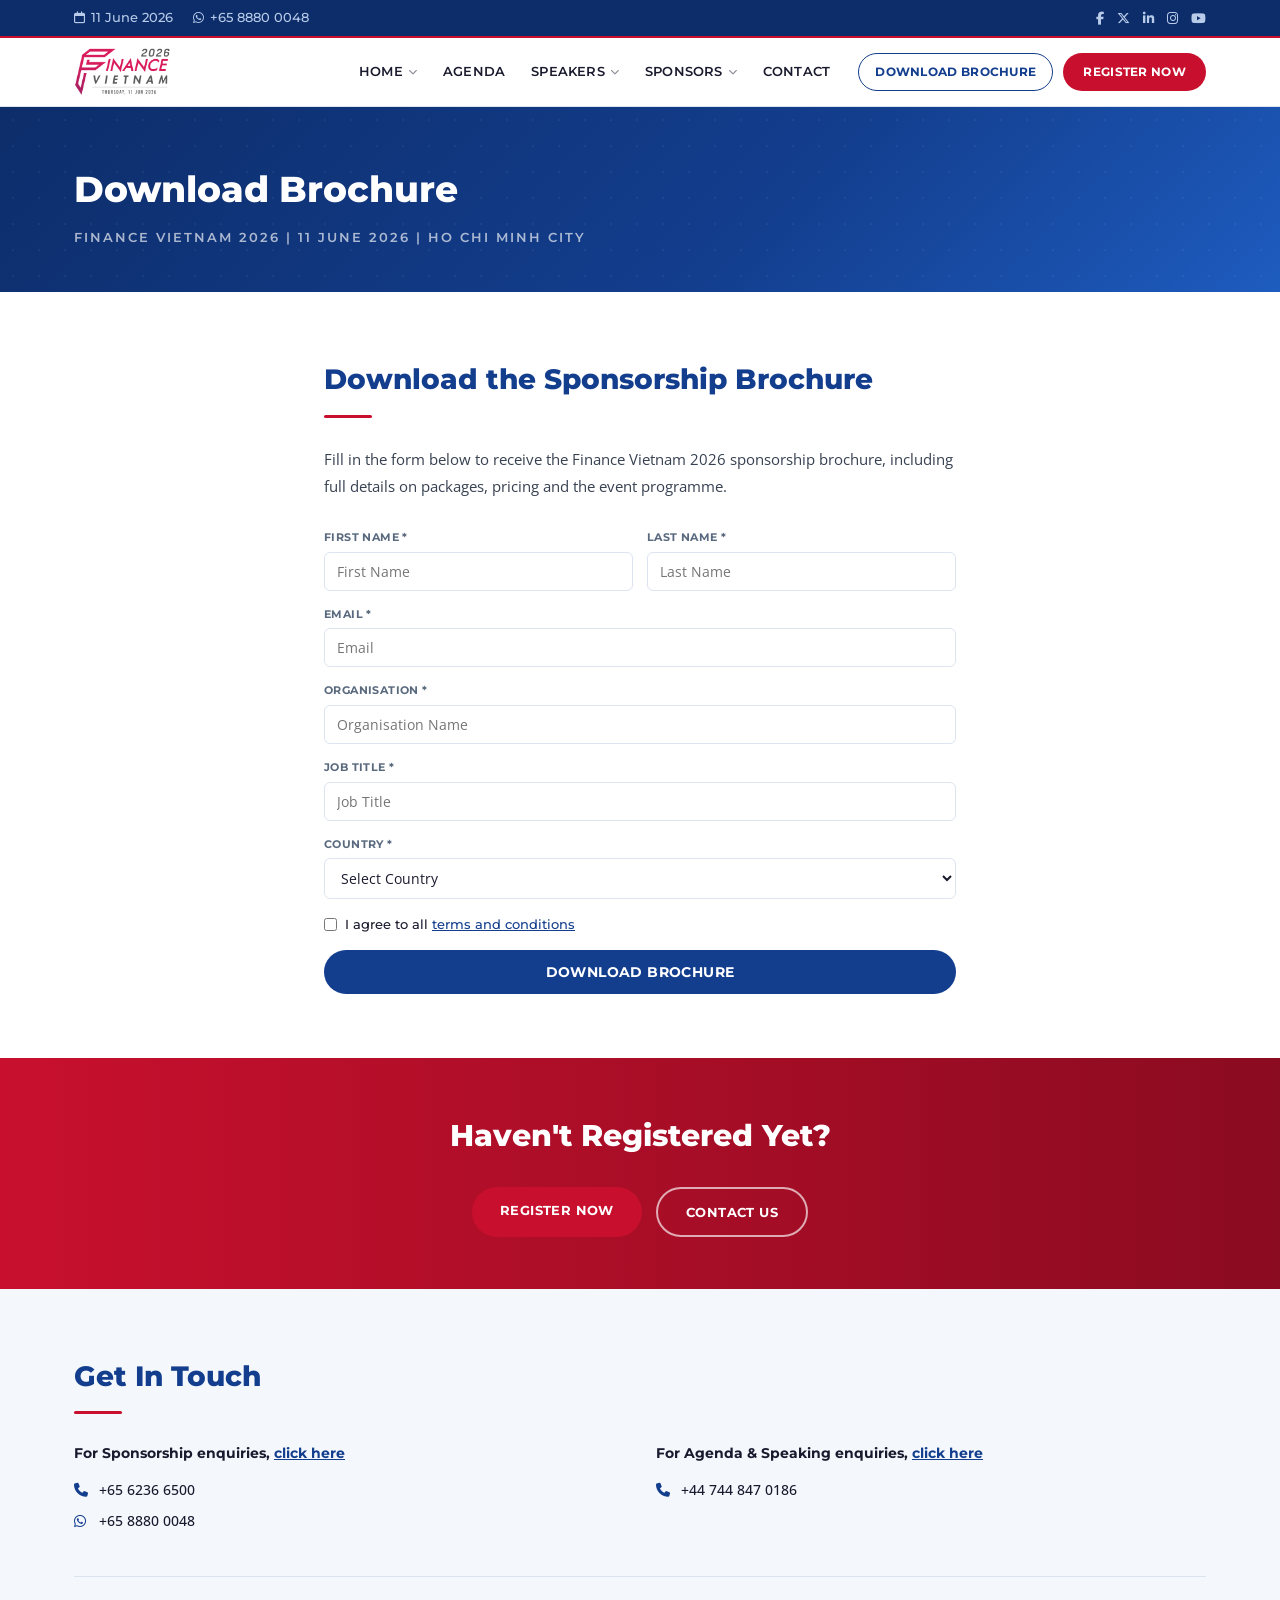
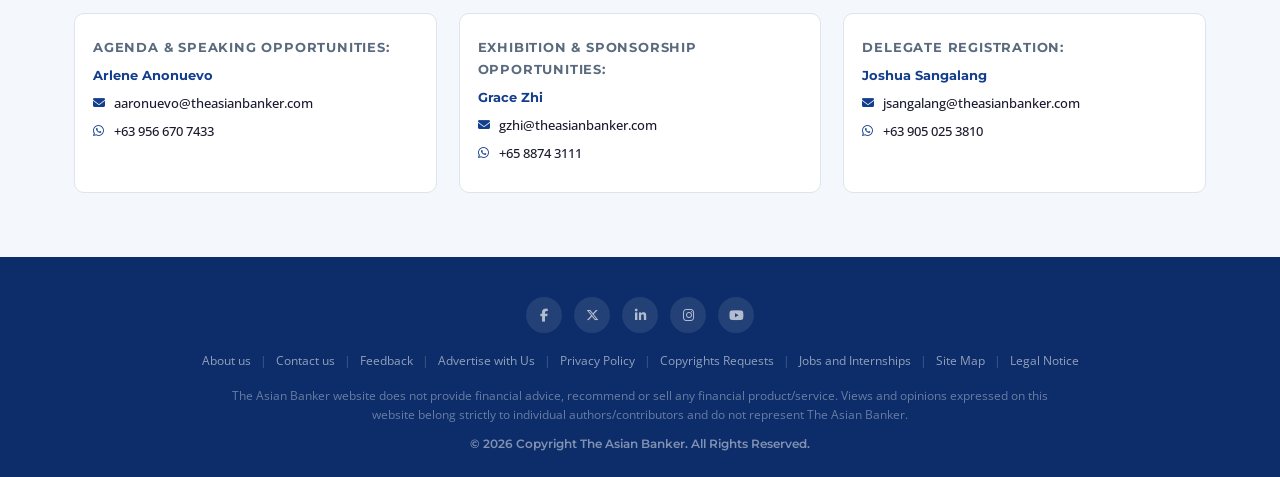
<file: download-brochure.html>
<!DOCTYPE html>
<html lang="en">
<head>
<meta charset="UTF-8"/>
<meta name="viewport" content="width=device-width,initial-scale=1,maximum-scale=1.0,user-scalable=no"/>
<meta name="description" content="Finance Vietnam 2026 | The Asian Banker"/>
<title>Download Brochure | Finance Vietnam 2026 | The Asian Banker</title>
<link rel="stylesheet" href="style.css"/>
<link rel="preconnect" href="https://fonts.googleapis.com"/>
<link rel="preconnect" href="https://fonts.gstatic.com" crossorigin/>
<link href="https://fonts.googleapis.com/css2?family=Montserrat:wght@400;500;600;700;800&family=Open+Sans:wght@400;500;600&display=swap" rel="stylesheet"/>
<link rel="stylesheet" href="https://cdnjs.cloudflare.com/ajax/libs/font-awesome/6.5.0/css/all.min.css"/>
</head>
<body>
<!-- TOP BAR -->
<div class="topbar">
  <div class="container topbar-inner">
    <div class="topbar-left">
      <span><i class="fa-regular fa-calendar"></i> 11 June 2026</span>
      <a href="https://wa.me/6588800048" target="_blank"><i class="fa-brands fa-whatsapp"></i> +65 8880 0048</a>
    </div>
    <div class="topbar-right">
      <a href="https://www.facebook.com/TheAsianBanker" target="_blank"><i class="fa-brands fa-facebook-f"></i></a>
      <a href="https://twitter.com/theasianbanker" target="_blank"><i class="fa-brands fa-x-twitter"></i></a>
      <a href="https://www.linkedin.com/company/the-asian-banker" target="_blank"><i class="fa-brands fa-linkedin-in"></i></a>
      <a href="https://instagram.com/theasianbankerofficial/" target="_blank"><i class="fa-brands fa-instagram"></i></a>
      <a href="https://www.youtube.com/user/theasianbanker" target="_blank"><i class="fa-brands fa-youtube"></i></a>
    </div>
  </div>
</div>
<!-- HEADER -->
<header class="header" id="header">
  <div class="container header-inner">
    <a href="index.html" class="logo">
      <img src="images/TAB_Finance_Vietnam_2026-logo-01.png" alt="Finance Vietnam 2026" class="logo-img"/>
    </a>
    <button class="hamburger" id="hamburger" aria-label="Menu"><span></span><span></span><span></span></button>
    <nav class="nav" id="nav"><ul><li class="has-sub"><a href="index.html">Home <i class="fa-solid fa-chevron-down fa-xs"></i></a><ul class="sub"><li><a href="index.html">Finance Vietnam 2026</a></li><li><a href="https://thebankingacademy.com/">The Banking Academy</a></li><li><a href="http://www.theasianbanker.com/">The Asian Banker</a></li><li><a href="https://tab.global/">TAB Global</a></li></ul></li><li class=""><a href="agenda.html">Agenda</a></li><li class="has-sub"><a href="speakers.html">Speakers <i class="fa-solid fa-chevron-down fa-xs"></i></a><ul class="sub"><li><a href="speakers.html">Speakers</a></li><li><a href="become-speaker.html">Become a Speaker</a></li></ul></li><li class="has-sub"><a href="sponsors.html">Sponsors <i class="fa-solid fa-chevron-down fa-xs"></i></a><ul class="sub"><li><a href="sponsors.html">Sponsors &amp; Partners</a></li><li><a href="why-sponsor.html">Why Sponsor</a></li><li><a href="sponsor-exhibitor-registration.html">Become a Sponsor / Exhibitor</a></li></ul></li><li class=""><a href="contact-us.html">Contact</a></li></ul></nav>
    <div class="header-btns">
      <a href="download-brochure.html" class="btn-brochure">Download Brochure</a>
      <a href="register-now.html" class="btn-register">Register Now</a>
    </div>
  </div>
</header><section class="page-banner"><div class="container"><h1>Download Brochure</h1><p>Finance Vietnam 2026 | 11 June 2026 | Ho Chi Minh City</p></div></section>
<section class="section">
  <div class="container" style="max-width:680px">
    <h2 class="sec-title">Download the Sponsorship Brochure</h2>
    <p style="color:#374151;line-height:1.8;margin-bottom:28px">Fill in the form below to receive the Finance Vietnam 2026 sponsorship brochure, including full details on packages, pricing and the event programme.</p>
    <div class="become-form-wrap">
      <div class="form-grid">
        <div class="fg"><label>First Name *</label><input type="text" placeholder="First Name"/></div>
        <div class="fg"><label>Last Name *</label><input type="text" placeholder="Last Name"/></div>
        <div class="fg full"><label>Email *</label><input type="email" placeholder="Email"/></div>
        <div class="fg full"><label>Organisation *</label><input type="text" placeholder="Organisation Name"/></div>
        <div class="fg full"><label>Job Title *</label><input type="text" placeholder="Job Title"/></div>
        <div class="fg full"><label>Country *</label><select><option value="">Select Country</option><option>Vietnam</option><option>Singapore</option><option>Thailand</option><option>Malaysia</option><option>Indonesia</option><option>Other</option></select></div>
        <div class="fg full check"><input type="checkbox" id="dlAgree"/><label for="dlAgree">I agree to all <a href="#">terms and conditions</a></label></div>
        <div class="fg full"><button class="btn-submit" onclick="alert('Thank you! Your brochure download link will be emailed to you shortly.');return false;">Download Brochure</button></div>
      </div>
    </div>
  </div>
</section>
<!-- HAVEN'T REGISTERED -->
<section class="cta-strip">
  <div class="container">
    <h2>Haven't Registered Yet?</h2>
    <div class="cta-btns">
      <a href="register-now.html" class="btn-red">Register Now</a>
      <a href="#" class="btn-ghost" id="contactBtn">Contact Us</a>
    </div>
  </div>
</section>
<!-- GET IN TOUCH -->
<section class="section bg-light">
  <div class="container">
    <h2 class="sec-title">Get In Touch</h2>
    <div class="contact-top-row">
      <div class="contact-col">
        <h4>For Sponsorship enquiries, <a href="mailto:sponsorship@theasianbanker.com">click here</a></h4>
        <p><i class="fa-solid fa-phone"></i> <a href="tel:+6562366500">+65 6236 6500</a></p>
        <p><i class="fa-brands fa-whatsapp"></i> <a href="https://wa.me/6588800048" target="_blank">+65 8880 0048</a></p>
      </div>
      <div class="contact-col">
        <h4>For Agenda &amp; Speaking enquiries, <a href="mailto:agenda@theasianbanker.com">click here</a></h4>
        <p><i class="fa-solid fa-phone"></i> <a href="tel:+447448470186">+44 744 847 0186</a></p>
      </div>
    </div>
    <div class="contact-persons-row">
      <div class="cp-card">
        <p class="cp-role">Agenda &amp; Speaking Opportunities:</p>
        <p class="cp-name">Arlene Anonuevo</p>
        <p><i class="fa-solid fa-envelope"></i> <a href="mailto:aaronuevo@theasianbanker.com">aaronuevo@theasianbanker.com</a></p>
        <p><i class="fa-brands fa-whatsapp"></i> <a href="https://wa.me/639566707433" target="_blank">+63 956 670 7433</a></p>
      </div>
      <div class="cp-card">
        <p class="cp-role">Exhibition &amp; Sponsorship Opportunities:</p>
        <p class="cp-name">Grace Zhi</p>
        <p><i class="fa-solid fa-envelope"></i> <a href="mailto:gzhi@theasianbanker.com">gzhi@theasianbanker.com</a></p>
        <p><i class="fa-brands fa-whatsapp"></i> <a href="https://wa.me/6588743111" target="_blank">+65 8874 3111</a></p>
      </div>
      <div class="cp-card">
        <p class="cp-role">Delegate Registration:</p>
        <p class="cp-name">Joshua Sangalang</p>
        <p><i class="fa-solid fa-envelope"></i> <a href="mailto:jsangalang@theasianbanker.com">jsangalang@theasianbanker.com</a></p>
        <p><i class="fa-brands fa-whatsapp"></i> <a href="https://wa.me/639050253810" target="_blank">+63 905 025 3810</a></p>
      </div>
    </div>
  </div>
</section>
<!-- FOOTER -->
<footer class="footer">
  <div class="container footer-inner">
    <div class="footer-social">
      <a href="https://www.facebook.com/TheAsianBanker" target="_blank"><i class="fa-brands fa-facebook-f"></i></a>
      <a href="https://twitter.com/theasianbanker" target="_blank"><i class="fa-brands fa-x-twitter"></i></a>
      <a href="https://www.linkedin.com/company/the-asian-banker" target="_blank"><i class="fa-brands fa-linkedin-in"></i></a>
      <a href="https://instagram.com/theasianbankerofficial/" target="_blank"><i class="fa-brands fa-instagram"></i></a>
      <a href="https://www.youtube.com/user/theasianbanker" target="_blank"><i class="fa-brands fa-youtube"></i></a>
    </div>
    <div class="footer-links">
      <a href="https://www.theasianbanker.com/tab-about-us" target="_blank">About us</a><span>|</span>
      <a href="https://www.theasianbanker.com/tab-contact-us" target="_blank">Contact us</a><span>|</span>
      <a href="mailto:feedback@theasianbanker.com">Feedback</a><span>|</span>
      <a href="mailto:advertise@theasianbanker.com">Advertise with Us</a><span>|</span>
      <a href="https://www.theasianbanker.com/tab-privacy-policy" target="_blank">Privacy Policy</a><span>|</span>
      <a href="https://www.theasianbanker.com/copyright-request/" target="_blank">Copyrights Requests</a><span>|</span>
      <a href="https://www.theasianbanker.com/publication/jobs/" target="_blank">Jobs and Internships</a><span>|</span>
      <a href="https://www.theasianbanker.com/site-map" target="_blank">Site Map</a><span>|</span>
      <a href="https://www.theasianbanker.com/legal-notice" target="_blank">Legal Notice</a>
    </div>
    <p class="footer-disclaimer">The Asian Banker website does not provide financial advice, recommend or sell any financial product/service. Views and opinions expressed on this website belong strictly to individual authors/contributors and do not represent The Asian Banker.</p>
    <p class="footer-copy">&copy; 2026 Copyright The Asian Banker. All Rights Reserved.</p>
  </div>
</footer>
<!-- CONTACT MODAL -->
<div class="modal-overlay" id="contactModal">
  <div class="modal-box">
    <button class="modal-close" id="modalClose">&times;</button>
    <h3>Contact Us</h3>
    <div class="form-grid">
      <div class="fg full"><label>Salutation *</label><select><option value="">Select</option><option>Mr.</option><option>Mrs.</option><option>Miss.</option><option>Ms.</option><option>Dr.</option><option>Prof.</option></select></div>
      <div class="fg"><label>First Name *</label><input type="text" placeholder="First Name"/></div>
      <div class="fg"><label>Family Name *</label><input type="text" placeholder="Family Name"/></div>
      <div class="fg full"><label>Email *</label><input type="email" placeholder="Email"/></div>
      <div class="fg full"><label>Organisation Name *</label><input type="text" placeholder="Organisation Name"/></div>
      <div class="fg full"><label>Business Title *</label><input type="text" placeholder="Business Title"/></div>
      <div class="fg full"><label>Query About *</label><select><option value="">Please Select</option><option>Speaker</option><option>Sponsorship</option><option>Attendee</option></select></div>
      <div class="fg full"><label>Message</label><textarea rows="4" placeholder="Your message..."></textarea></div>
      <div class="fg full check"><input type="checkbox" id="modalAgree"/><label for="modalAgree">I agree to all <a href="#">terms and conditions</a></label></div>
      <div class="fg full"><button class="btn-submit">Submit</button></div>
    </div>
  </div>
</div>
<script>
window.addEventListener('scroll',()=>document.getElementById('header').classList.toggle('scrolled',window.scrollY>50));
document.getElementById('hamburger').addEventListener('click',function(){this.classList.toggle('open');document.getElementById('nav').classList.toggle('open');});
document.querySelectorAll('.has-sub > a').forEach(l=>l.addEventListener('click',function(e){if(window.innerWidth<=900){e.preventDefault();this.parentElement.classList.toggle('open');}}));
document.getElementById('contactBtn').addEventListener('click',e=>{e.preventDefault();document.getElementById('contactModal').classList.add('active');});
document.getElementById('modalClose').addEventListener('click',()=>document.getElementById('contactModal').classList.remove('active'));
document.getElementById('contactModal').addEventListener('click',function(e){if(e.target===this)this.classList.remove('active');});
</script>
</body></html>
</file>
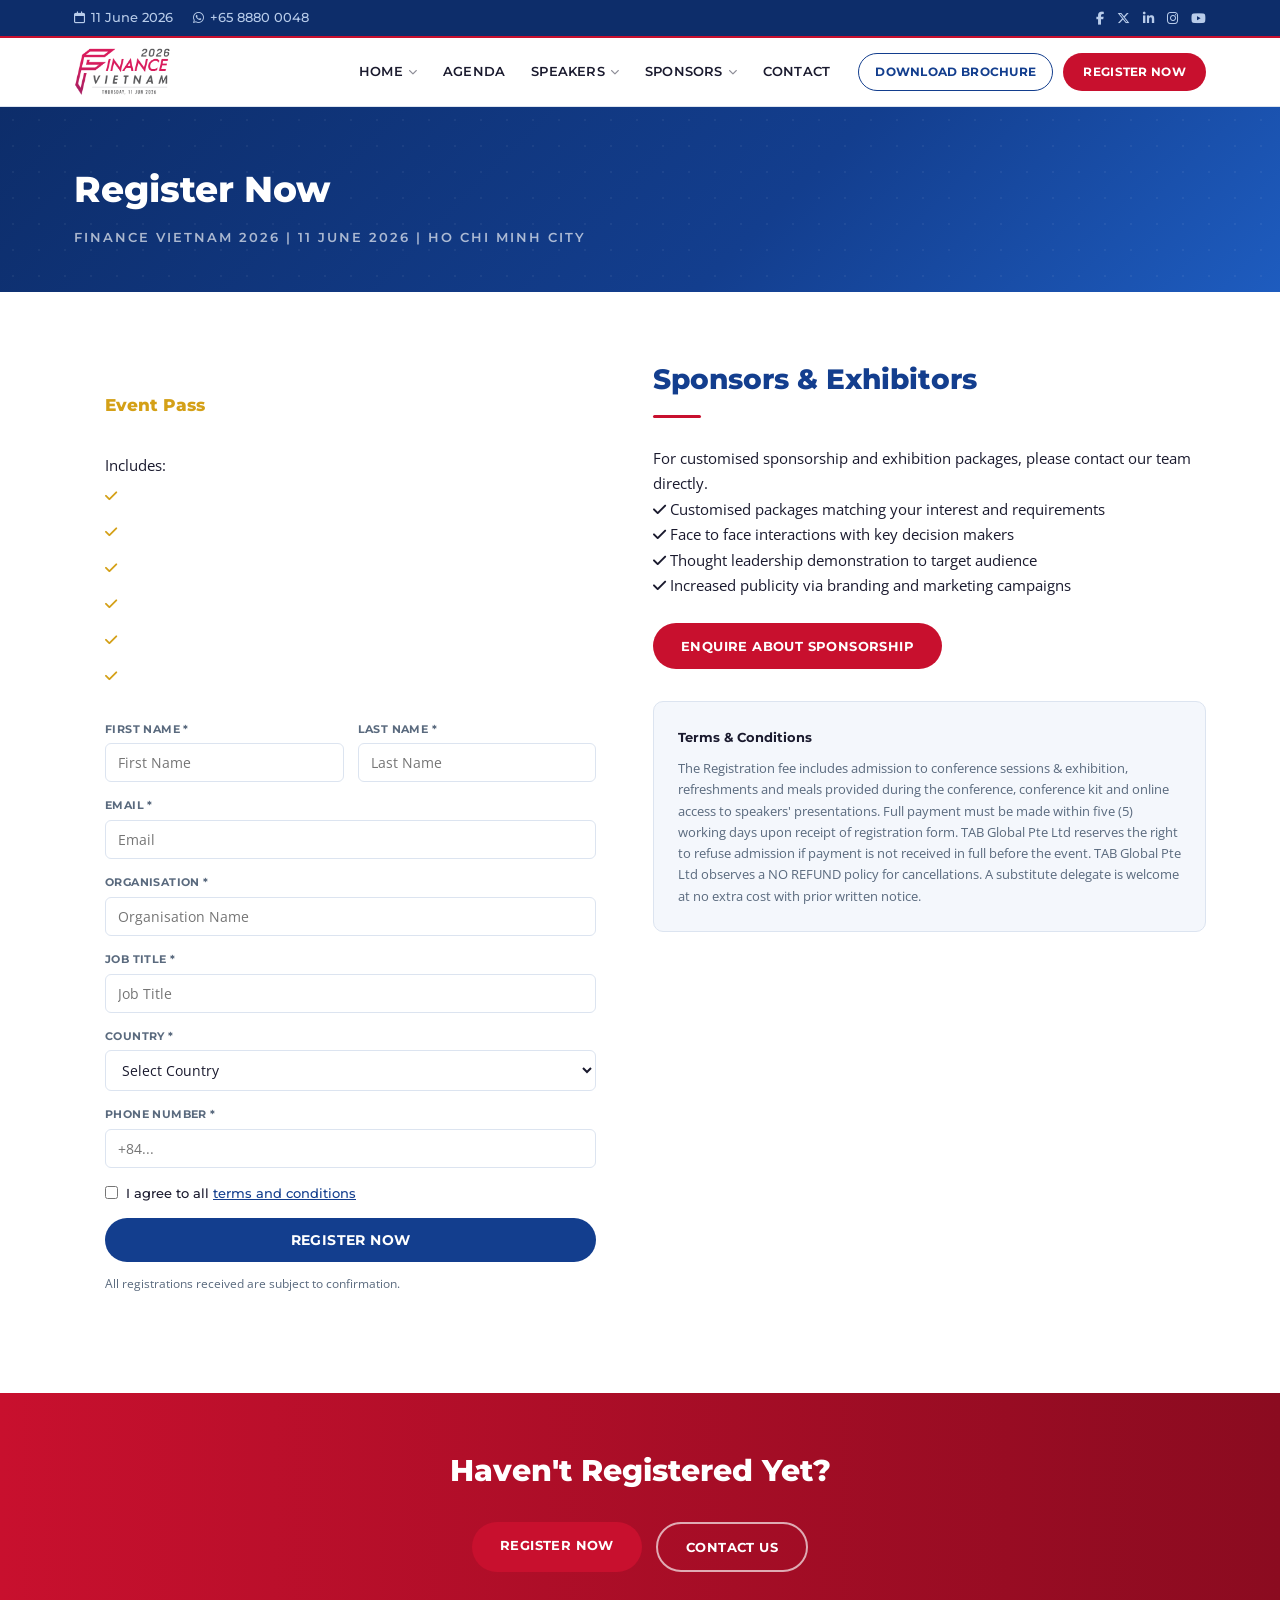
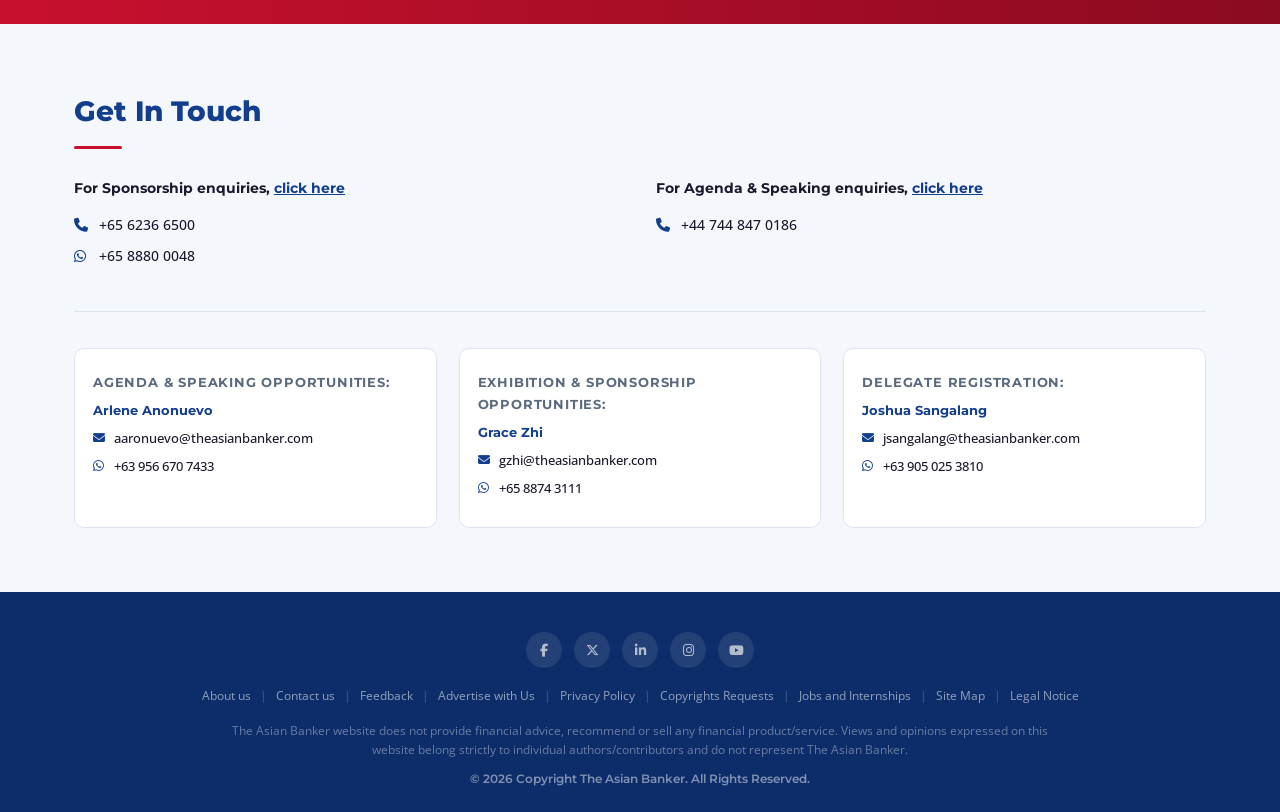
<file: register-now.html>
<!DOCTYPE html>
<html lang="en">
<head>
<meta charset="UTF-8"/>
<meta name="viewport" content="width=device-width,initial-scale=1,maximum-scale=1.0,user-scalable=no"/>
<meta name="description" content="Finance Vietnam 2026 | The Asian Banker"/>
<title>Register Now | Finance Vietnam 2026 | The Asian Banker</title>
<link rel="stylesheet" href="style.css"/>
<link rel="preconnect" href="https://fonts.googleapis.com"/>
<link rel="preconnect" href="https://fonts.gstatic.com" crossorigin/>
<link href="https://fonts.googleapis.com/css2?family=Montserrat:wght@400;500;600;700;800&family=Open+Sans:wght@400;500;600&display=swap" rel="stylesheet"/>
<link rel="stylesheet" href="https://cdnjs.cloudflare.com/ajax/libs/font-awesome/6.5.0/css/all.min.css"/>
</head>
<body>
<!-- TOP BAR -->
<div class="topbar">
  <div class="container topbar-inner">
    <div class="topbar-left">
      <span><i class="fa-regular fa-calendar"></i> 11 June 2026</span>
      <a href="https://wa.me/6588800048" target="_blank"><i class="fa-brands fa-whatsapp"></i> +65 8880 0048</a>
    </div>
    <div class="topbar-right">
      <a href="https://www.facebook.com/TheAsianBanker" target="_blank"><i class="fa-brands fa-facebook-f"></i></a>
      <a href="https://twitter.com/theasianbanker" target="_blank"><i class="fa-brands fa-x-twitter"></i></a>
      <a href="https://www.linkedin.com/company/the-asian-banker" target="_blank"><i class="fa-brands fa-linkedin-in"></i></a>
      <a href="https://instagram.com/theasianbankerofficial/" target="_blank"><i class="fa-brands fa-instagram"></i></a>
      <a href="https://www.youtube.com/user/theasianbanker" target="_blank"><i class="fa-brands fa-youtube"></i></a>
    </div>
  </div>
</div>
<!-- HEADER -->
<header class="header" id="header">
  <div class="container header-inner">
    <a href="index.html" class="logo">
      <img src="images/TAB_Finance_Vietnam_2026-logo-01.png" alt="Finance Vietnam 2026" class="logo-img"/>
    </a>
    <button class="hamburger" id="hamburger" aria-label="Menu"><span></span><span></span><span></span></button>
    <nav class="nav" id="nav"><ul><li class="has-sub"><a href="index.html">Home <i class="fa-solid fa-chevron-down fa-xs"></i></a><ul class="sub"><li><a href="index.html">Finance Vietnam 2026</a></li><li><a href="https://thebankingacademy.com/">The Banking Academy</a></li><li><a href="http://www.theasianbanker.com/">The Asian Banker</a></li><li><a href="https://tab.global/">TAB Global</a></li></ul></li><li class=""><a href="agenda.html">Agenda</a></li><li class="has-sub"><a href="speakers.html">Speakers <i class="fa-solid fa-chevron-down fa-xs"></i></a><ul class="sub"><li><a href="speakers.html">Speakers</a></li><li><a href="become-speaker.html">Become a Speaker</a></li></ul></li><li class="has-sub"><a href="sponsors.html">Sponsors <i class="fa-solid fa-chevron-down fa-xs"></i></a><ul class="sub"><li><a href="sponsors.html">Sponsors &amp; Partners</a></li><li><a href="why-sponsor.html">Why Sponsor</a></li><li><a href="sponsor-exhibitor-registration.html">Become a Sponsor / Exhibitor</a></li></ul></li><li class=""><a href="contact-us.html">Contact</a></li></ul></nav>
    <div class="header-btns">
      <a href="download-brochure.html" class="btn-brochure">Download Brochure</a>
      <a href="register-now.html" class="btn-register">Register Now</a>
    </div>
  </div>
</header><section class="page-banner"><div class="container"><h1>Register Now</h1><p>Finance Vietnam 2026 | 11 June 2026 | Ho Chi Minh City</p></div></section>
<section class="section">
  <div class="container">
    <div class="register-grid">
      <div class="register-card light">
        <h3>Event Pass</h3>
        <p class="reg-includes">Includes:</p>
        <ul>
          <li><i class="fa-solid fa-check"></i> Full access to Finance Vietnam 2026 conference sessions</li>
          <li><i class="fa-solid fa-check"></i> Full access to the event presentation slide decks</li>
          <li><i class="fa-solid fa-check"></i> Access to the exhibition</li>
          <li><i class="fa-solid fa-check"></i> On-demand access to event videos for six months</li>
          <li><i class="fa-solid fa-check"></i> Access to networking app</li>
          <li><i class="fa-solid fa-check"></i> Lunch and coffee breaks during the event</li>
        </ul>
        <div class="form-grid" style="margin-top:24px">
          <div class="fg"><label>First Name *</label><input type="text" placeholder="First Name"/></div>
          <div class="fg"><label>Last Name *</label><input type="text" placeholder="Last Name"/></div>
          <div class="fg full"><label>Email *</label><input type="email" placeholder="Email"/></div>
          <div class="fg full"><label>Organisation *</label><input type="text" placeholder="Organisation Name"/></div>
          <div class="fg full"><label>Job Title *</label><input type="text" placeholder="Job Title"/></div>
          <div class="fg full"><label>Country *</label><select><option value="">Select Country</option><option>Vietnam</option><option>Singapore</option><option>Thailand</option><option>Malaysia</option><option>Indonesia</option><option>Philippines</option><option>Other</option></select></div>
          <div class="fg full"><label>Phone Number *</label><input type="tel" placeholder="+84..."/></div>
          <div class="fg full check"><input type="checkbox" id="regAgree"/><label for="regAgree">I agree to all <a href="#">terms and conditions</a></label></div>
          <div class="fg full"><button class="btn-submit" onclick="alert('Thank you for registering! We will confirm your registration shortly.');return false;">Register Now</button></div>
        </div>
        <small style="display:block;margin-top:12px;color:#5a6a7e;font-size:11.5px">All registrations received are subject to confirmation.</small>
      </div>
      <div class="become-left" style="padding-top:0">
        <h2 class="sec-title">Sponsors &amp; Exhibitors</h2>
        <p>For customised sponsorship and exhibition packages, please contact our team directly.</p>
        <ul class="become-list" style="margin-bottom:24px">
          <li><i class="fa-solid fa-check"></i> Customised packages matching your interest and requirements</li>
          <li><i class="fa-solid fa-check"></i> Face to face interactions with key decision makers</li>
          <li><i class="fa-solid fa-check"></i> Thought leadership demonstration to target audience</li>
          <li><i class="fa-solid fa-check"></i> Increased publicity via branding and marketing campaigns</li>
        </ul>
        <a href="sponsor-exhibitor-registration.html" class="btn-red">Enquire About Sponsorship</a>
        <div class="tnc-box" style="margin-top:32px">
          <h4>Terms &amp; Conditions</h4>
          <p>The Registration fee includes admission to conference sessions &amp; exhibition, refreshments and meals provided during the conference, conference kit and online access to speakers' presentations. Full payment must be made within five (5) working days upon receipt of registration form. TAB Global Pte Ltd reserves the right to refuse admission if payment is not received in full before the event. TAB Global Pte Ltd observes a NO REFUND policy for cancellations. A substitute delegate is welcome at no extra cost with prior written notice.</p>
        </div>
      </div>
    </div>
  </div>
</section>
<!-- HAVEN'T REGISTERED -->
<section class="cta-strip">
  <div class="container">
    <h2>Haven't Registered Yet?</h2>
    <div class="cta-btns">
      <a href="register-now.html" class="btn-red">Register Now</a>
      <a href="#" class="btn-ghost" id="contactBtn">Contact Us</a>
    </div>
  </div>
</section>
<!-- GET IN TOUCH -->
<section class="section bg-light">
  <div class="container">
    <h2 class="sec-title">Get In Touch</h2>
    <div class="contact-top-row">
      <div class="contact-col">
        <h4>For Sponsorship enquiries, <a href="mailto:sponsorship@theasianbanker.com">click here</a></h4>
        <p><i class="fa-solid fa-phone"></i> <a href="tel:+6562366500">+65 6236 6500</a></p>
        <p><i class="fa-brands fa-whatsapp"></i> <a href="https://wa.me/6588800048" target="_blank">+65 8880 0048</a></p>
      </div>
      <div class="contact-col">
        <h4>For Agenda &amp; Speaking enquiries, <a href="mailto:agenda@theasianbanker.com">click here</a></h4>
        <p><i class="fa-solid fa-phone"></i> <a href="tel:+447448470186">+44 744 847 0186</a></p>
      </div>
    </div>
    <div class="contact-persons-row">
      <div class="cp-card">
        <p class="cp-role">Agenda &amp; Speaking Opportunities:</p>
        <p class="cp-name">Arlene Anonuevo</p>
        <p><i class="fa-solid fa-envelope"></i> <a href="mailto:aaronuevo@theasianbanker.com">aaronuevo@theasianbanker.com</a></p>
        <p><i class="fa-brands fa-whatsapp"></i> <a href="https://wa.me/639566707433" target="_blank">+63 956 670 7433</a></p>
      </div>
      <div class="cp-card">
        <p class="cp-role">Exhibition &amp; Sponsorship Opportunities:</p>
        <p class="cp-name">Grace Zhi</p>
        <p><i class="fa-solid fa-envelope"></i> <a href="mailto:gzhi@theasianbanker.com">gzhi@theasianbanker.com</a></p>
        <p><i class="fa-brands fa-whatsapp"></i> <a href="https://wa.me/6588743111" target="_blank">+65 8874 3111</a></p>
      </div>
      <div class="cp-card">
        <p class="cp-role">Delegate Registration:</p>
        <p class="cp-name">Joshua Sangalang</p>
        <p><i class="fa-solid fa-envelope"></i> <a href="mailto:jsangalang@theasianbanker.com">jsangalang@theasianbanker.com</a></p>
        <p><i class="fa-brands fa-whatsapp"></i> <a href="https://wa.me/639050253810" target="_blank">+63 905 025 3810</a></p>
      </div>
    </div>
  </div>
</section>
<!-- FOOTER -->
<footer class="footer">
  <div class="container footer-inner">
    <div class="footer-social">
      <a href="https://www.facebook.com/TheAsianBanker" target="_blank"><i class="fa-brands fa-facebook-f"></i></a>
      <a href="https://twitter.com/theasianbanker" target="_blank"><i class="fa-brands fa-x-twitter"></i></a>
      <a href="https://www.linkedin.com/company/the-asian-banker" target="_blank"><i class="fa-brands fa-linkedin-in"></i></a>
      <a href="https://instagram.com/theasianbankerofficial/" target="_blank"><i class="fa-brands fa-instagram"></i></a>
      <a href="https://www.youtube.com/user/theasianbanker" target="_blank"><i class="fa-brands fa-youtube"></i></a>
    </div>
    <div class="footer-links">
      <a href="https://www.theasianbanker.com/tab-about-us" target="_blank">About us</a><span>|</span>
      <a href="https://www.theasianbanker.com/tab-contact-us" target="_blank">Contact us</a><span>|</span>
      <a href="mailto:feedback@theasianbanker.com">Feedback</a><span>|</span>
      <a href="mailto:advertise@theasianbanker.com">Advertise with Us</a><span>|</span>
      <a href="https://www.theasianbanker.com/tab-privacy-policy" target="_blank">Privacy Policy</a><span>|</span>
      <a href="https://www.theasianbanker.com/copyright-request/" target="_blank">Copyrights Requests</a><span>|</span>
      <a href="https://www.theasianbanker.com/publication/jobs/" target="_blank">Jobs and Internships</a><span>|</span>
      <a href="https://www.theasianbanker.com/site-map" target="_blank">Site Map</a><span>|</span>
      <a href="https://www.theasianbanker.com/legal-notice" target="_blank">Legal Notice</a>
    </div>
    <p class="footer-disclaimer">The Asian Banker website does not provide financial advice, recommend or sell any financial product/service. Views and opinions expressed on this website belong strictly to individual authors/contributors and do not represent The Asian Banker.</p>
    <p class="footer-copy">&copy; 2026 Copyright The Asian Banker. All Rights Reserved.</p>
  </div>
</footer>
<!-- CONTACT MODAL -->
<div class="modal-overlay" id="contactModal">
  <div class="modal-box">
    <button class="modal-close" id="modalClose">&times;</button>
    <h3>Contact Us</h3>
    <div class="form-grid">
      <div class="fg full"><label>Salutation *</label><select><option value="">Select</option><option>Mr.</option><option>Mrs.</option><option>Miss.</option><option>Ms.</option><option>Dr.</option><option>Prof.</option></select></div>
      <div class="fg"><label>First Name *</label><input type="text" placeholder="First Name"/></div>
      <div class="fg"><label>Family Name *</label><input type="text" placeholder="Family Name"/></div>
      <div class="fg full"><label>Email *</label><input type="email" placeholder="Email"/></div>
      <div class="fg full"><label>Organisation Name *</label><input type="text" placeholder="Organisation Name"/></div>
      <div class="fg full"><label>Business Title *</label><input type="text" placeholder="Business Title"/></div>
      <div class="fg full"><label>Query About *</label><select><option value="">Please Select</option><option>Speaker</option><option>Sponsorship</option><option>Attendee</option></select></div>
      <div class="fg full"><label>Message</label><textarea rows="4" placeholder="Your message..."></textarea></div>
      <div class="fg full check"><input type="checkbox" id="modalAgree"/><label for="modalAgree">I agree to all <a href="#">terms and conditions</a></label></div>
      <div class="fg full"><button class="btn-submit">Submit</button></div>
    </div>
  </div>
</div>
<script>
window.addEventListener('scroll',()=>document.getElementById('header').classList.toggle('scrolled',window.scrollY>50));
document.getElementById('hamburger').addEventListener('click',function(){this.classList.toggle('open');document.getElementById('nav').classList.toggle('open');});
document.querySelectorAll('.has-sub > a').forEach(l=>l.addEventListener('click',function(e){if(window.innerWidth<=900){e.preventDefault();this.parentElement.classList.toggle('open');}}));
document.getElementById('contactBtn').addEventListener('click',e=>{e.preventDefault();document.getElementById('contactModal').classList.add('active');});
document.getElementById('modalClose').addEventListener('click',()=>document.getElementById('contactModal').classList.remove('active'));
document.getElementById('contactModal').addEventListener('click',function(e){if(e.target===this)this.classList.remove('active');});
</script>
</body></html>
</file>
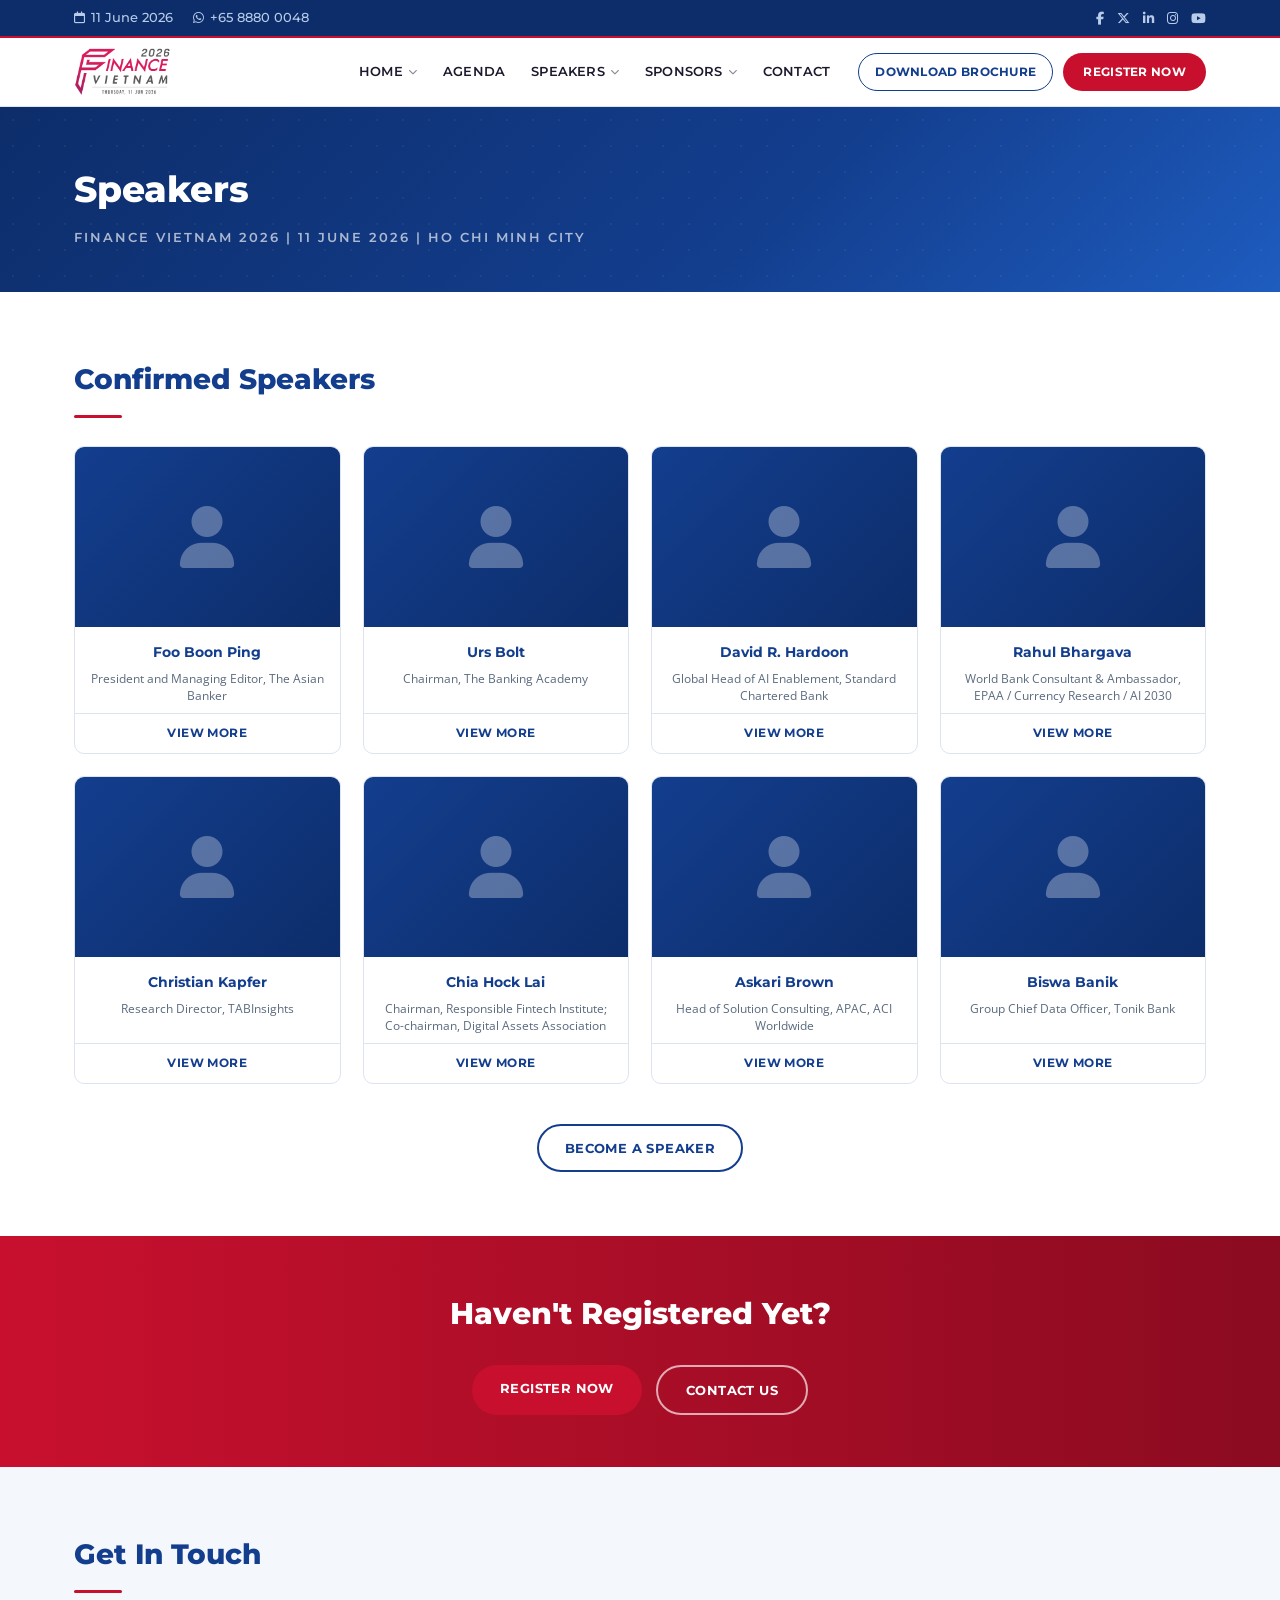
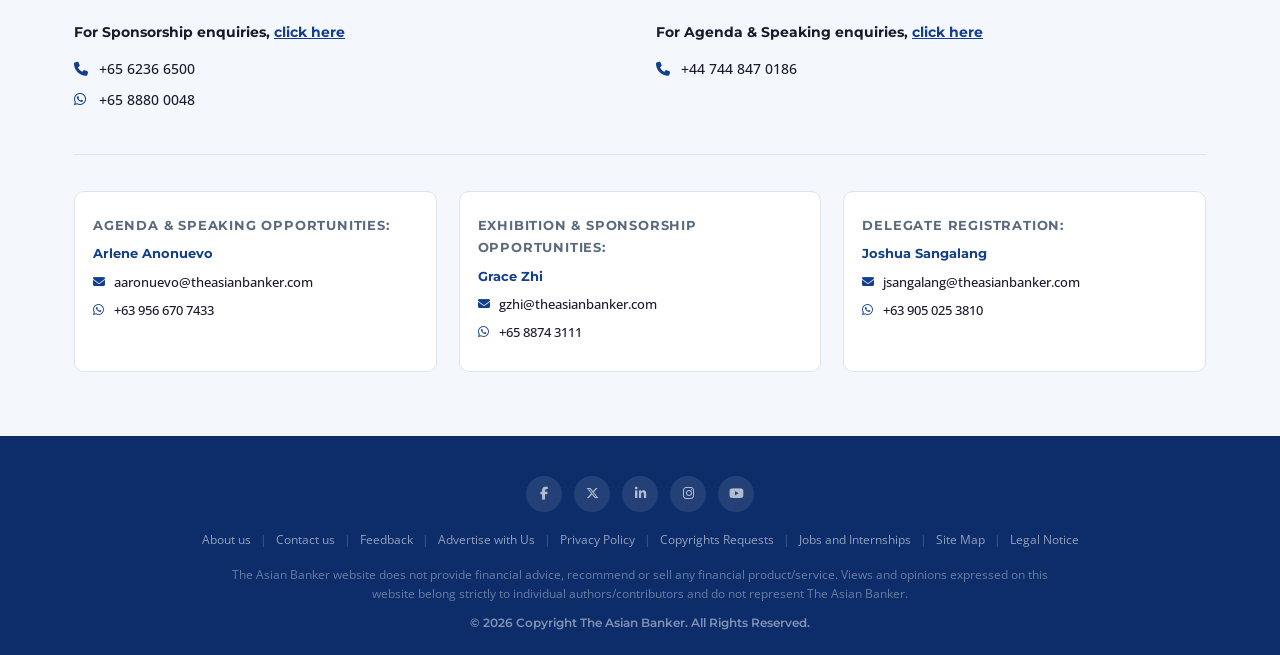
<file: speakers.html>
<!DOCTYPE html>
<html lang="en">
<head>
<meta charset="UTF-8"/>
<meta name="viewport" content="width=device-width,initial-scale=1,maximum-scale=1.0,user-scalable=no"/>
<meta name="description" content="Finance Vietnam 2026 | The Asian Banker"/>
<title>Speakers | Finance Vietnam 2026 | The Asian Banker</title>
<link rel="stylesheet" href="style.css"/>
<link rel="preconnect" href="https://fonts.googleapis.com"/>
<link rel="preconnect" href="https://fonts.gstatic.com" crossorigin/>
<link href="https://fonts.googleapis.com/css2?family=Montserrat:wght@400;500;600;700;800&family=Open+Sans:wght@400;500;600&display=swap" rel="stylesheet"/>
<link rel="stylesheet" href="https://cdnjs.cloudflare.com/ajax/libs/font-awesome/6.5.0/css/all.min.css"/>
</head>
<body>
<!-- TOP BAR -->
<div class="topbar">
  <div class="container topbar-inner">
    <div class="topbar-left">
      <span><i class="fa-regular fa-calendar"></i> 11 June 2026</span>
      <a href="https://wa.me/6588800048" target="_blank"><i class="fa-brands fa-whatsapp"></i> +65 8880 0048</a>
    </div>
    <div class="topbar-right">
      <a href="https://www.facebook.com/TheAsianBanker" target="_blank"><i class="fa-brands fa-facebook-f"></i></a>
      <a href="https://twitter.com/theasianbanker" target="_blank"><i class="fa-brands fa-x-twitter"></i></a>
      <a href="https://www.linkedin.com/company/the-asian-banker" target="_blank"><i class="fa-brands fa-linkedin-in"></i></a>
      <a href="https://instagram.com/theasianbankerofficial/" target="_blank"><i class="fa-brands fa-instagram"></i></a>
      <a href="https://www.youtube.com/user/theasianbanker" target="_blank"><i class="fa-brands fa-youtube"></i></a>
    </div>
  </div>
</div>
<!-- HEADER -->
<header class="header" id="header">
  <div class="container header-inner">
    <a href="index.html" class="logo">
      <img src="images/TAB_Finance_Vietnam_2026-logo-01.png" alt="Finance Vietnam 2026" class="logo-img"/>
    </a>
    <button class="hamburger" id="hamburger" aria-label="Menu"><span></span><span></span><span></span></button>
    <nav class="nav" id="nav"><ul><li class="has-sub"><a href="index.html">Home <i class="fa-solid fa-chevron-down fa-xs"></i></a><ul class="sub"><li><a href="index.html">Finance Vietnam 2026</a></li><li><a href="https://thebankingacademy.com/">The Banking Academy</a></li><li><a href="http://www.theasianbanker.com/">The Asian Banker</a></li><li><a href="https://tab.global/">TAB Global</a></li></ul></li><li class=""><a href="agenda.html">Agenda</a></li><li class="has-sub"><a href="speakers.html">Speakers <i class="fa-solid fa-chevron-down fa-xs"></i></a><ul class="sub"><li><a href="speakers.html">Speakers</a></li><li><a href="become-speaker.html">Become a Speaker</a></li></ul></li><li class="has-sub"><a href="sponsors.html">Sponsors <i class="fa-solid fa-chevron-down fa-xs"></i></a><ul class="sub"><li><a href="sponsors.html">Sponsors &amp; Partners</a></li><li><a href="why-sponsor.html">Why Sponsor</a></li><li><a href="sponsor-exhibitor-registration.html">Become a Sponsor / Exhibitor</a></li></ul></li><li class=""><a href="contact-us.html">Contact</a></li></ul></nav>
    <div class="header-btns">
      <a href="download-brochure.html" class="btn-brochure">Download Brochure</a>
      <a href="register-now.html" class="btn-register">Register Now</a>
    </div>
  </div>
</header><section class="page-banner"><div class="container"><h1>Speakers</h1><p>Finance Vietnam 2026 | 11 June 2026 | Ho Chi Minh City</p></div></section>
<section class="section">
  <div class="container">
    <h2 class="sec-title">Confirmed Speakers</h2>
    <div class="speakers-grid"><div class="speaker-card" onclick="openSpk('Foo Boon Ping','President and Managing Editor, The Asian Banker','Foo Boon Ping manages The Asian Banker\'s publishing and research business in Asia Pacific, the Middle East and Africa. He regularly engages the financial services community on transformational issues shaping the industry. He has more than 25 years\' experience in strategic brand management, corporate & marketing communication and research & consulting.')">
  <div class="speaker-img-wrap"><i class="fa-solid fa-user fa-3x" style="color:rgba(255,255,255,.3)"></i></div>
  <div class="speaker-body"><h3>Foo Boon Ping</h3><p>President and Managing Editor, The Asian Banker</p></div>
  <span class="speaker-viewmore">View More</span>
</div>
<div class="speaker-card" onclick="openSpk('Urs Bolt','Chairman, The Banking Academy','Urs Bolt is a seasoned professional with over 35 years of experience in financial services, specialising in digital banking and wealth management. He is a global influencer and thought leader in fintech, wealthtech, digital wealth management, and digital assets.')">
  <div class="speaker-img-wrap"><i class="fa-solid fa-user fa-3x" style="color:rgba(255,255,255,.3)"></i></div>
  <div class="speaker-body"><h3>Urs Bolt</h3><p>Chairman, The Banking Academy</p></div>
  <span class="speaker-viewmore">View More</span>
</div>
<div class="speaker-card" onclick="openSpk('David R. Hardoon','Global Head of AI Enablement, Standard Chartered Bank','David is the AI Global Head for Standard Chartered Bank. Previously, David was Monetary Authority of Singapore\'s first appointed Chief Data Officer. He pioneered the regulator and central bank adoption of data science as well as establishment of the FEAT principles.')">
  <div class="speaker-img-wrap"><i class="fa-solid fa-user fa-3x" style="color:rgba(255,255,255,.3)"></i></div>
  <div class="speaker-body"><h3>David R. Hardoon</h3><p>Global Head of AI Enablement, Standard Chartered Bank</p></div>
  <span class="speaker-viewmore">View More</span>
</div>
<div class="speaker-card" onclick="openSpk('Rahul Bhargava','World Bank Consultant &amp; Ambassador, EPAA / Currency Research / AI 2030','Rahul Bhargava is a globally recognised leader in financial services and payments, with over 22 years of experience driving innovation, digital transformation, and responsible AI adoption across SWIFT, the World Bank Group, WEF, Accenture, FIS, and EPAA.')">
  <div class="speaker-img-wrap"><i class="fa-solid fa-user fa-3x" style="color:rgba(255,255,255,.3)"></i></div>
  <div class="speaker-body"><h3>Rahul Bhargava</h3><p>World Bank Consultant &amp; Ambassador, EPAA / Currency Research / AI 2030</p></div>
  <span class="speaker-viewmore">View More</span>
</div>
<div class="speaker-card" onclick="openSpk('Christian Kapfer','Research Director, TABInsights','Christian Kapfer is Research Director managing TABInsights, leading research and consulting engagement with top-tier financial institutions in benchmarking business and strategic capabilities across retail banking, risk management, financial technology, and wealth management.')">
  <div class="speaker-img-wrap"><i class="fa-solid fa-user fa-3x" style="color:rgba(255,255,255,.3)"></i></div>
  <div class="speaker-body"><h3>Christian Kapfer</h3><p>Research Director, TABInsights</p></div>
  <span class="speaker-viewmore">View More</span>
</div>
<div class="speaker-card" onclick="openSpk('Chia Hock Lai','Chairman, Responsible Fintech Institute; Co-chairman, Digital Assets Association','Chia Hock Lai chairs the Responsible FinTech Institute, championing real-world utilities for responsible innovation. He brings more than two decades of financial and technology expertise and co-founded the Singapore FinTech Association and Blockchain Association of Singapore.')">
  <div class="speaker-img-wrap"><i class="fa-solid fa-user fa-3x" style="color:rgba(255,255,255,.3)"></i></div>
  <div class="speaker-body"><h3>Chia Hock Lai</h3><p>Chairman, Responsible Fintech Institute; Co-chairman, Digital Assets Association</p></div>
  <span class="speaker-viewmore">View More</span>
</div>
<div class="speaker-card" onclick="openSpk('Askari Brown','Head of Solution Consulting, APAC, ACI Worldwide','Askari Brown is a payments veteran with more than 25 years of experience in payments and financial services. He drives new client acquisitions and strategic partnerships for ACI clients, with expertise in consumer and wholesale banking software solutions.')">
  <div class="speaker-img-wrap"><i class="fa-solid fa-user fa-3x" style="color:rgba(255,255,255,.3)"></i></div>
  <div class="speaker-body"><h3>Askari Brown</h3><p>Head of Solution Consulting, APAC, ACI Worldwide</p></div>
  <span class="speaker-viewmore">View More</span>
</div>
<div class="speaker-card" onclick="openSpk('Biswa Banik','Group Chief Data Officer, Tonik Bank','Biswa Banik is the Group Chief Data Officer at Tonik, the Philippines\' first fully digital bank. A seasoned analytics leader, he has driven data strategy and transformation across Southeast Asia and the U.S., working with fintech unicorns and global firms including Microsoft, PwC and Oliver Wyman.')">
  <div class="speaker-img-wrap"><i class="fa-solid fa-user fa-3x" style="color:rgba(255,255,255,.3)"></i></div>
  <div class="speaker-body"><h3>Biswa Banik</h3><p>Group Chief Data Officer, Tonik Bank</p></div>
  <span class="speaker-viewmore">View More</span>
</div></div>
    <div class="sec-cta" style="margin-top:40px"><a href="become-speaker.html" class="btn-outline-blue">Become a Speaker</a></div>
  </div>
</section>
<div class="modal-overlay" id="spkModal">
  <div class="modal-box">
    <button class="modal-close" onclick="document.getElementById('spkModal').classList.remove('active')">&times;</button>
    <div class="spk-modal-body">
      <div class="spk-modal-img-ph"><i class="fa-solid fa-user fa-3x" style="color:rgba(255,255,255,.35)"></i></div>
      <div><h4 id="spkName"></h4><h6 id="spkRole"></h6><p id="spkBio"></p></div>
    </div>
  </div>
</div>
<script>
function openSpk(n,r,b){document.getElementById('spkName').textContent=n;document.getElementById('spkRole').innerHTML=r;document.getElementById('spkBio').textContent=b;document.getElementById('spkModal').classList.add('active');}
document.getElementById('spkModal').addEventListener('click',function(e){if(e.target===this)this.classList.remove('active');});
</script>
<!-- HAVEN'T REGISTERED -->
<section class="cta-strip">
  <div class="container">
    <h2>Haven't Registered Yet?</h2>
    <div class="cta-btns">
      <a href="register-now.html" class="btn-red">Register Now</a>
      <a href="#" class="btn-ghost" id="contactBtn">Contact Us</a>
    </div>
  </div>
</section>
<!-- GET IN TOUCH -->
<section class="section bg-light">
  <div class="container">
    <h2 class="sec-title">Get In Touch</h2>
    <div class="contact-top-row">
      <div class="contact-col">
        <h4>For Sponsorship enquiries, <a href="mailto:sponsorship@theasianbanker.com">click here</a></h4>
        <p><i class="fa-solid fa-phone"></i> <a href="tel:+6562366500">+65 6236 6500</a></p>
        <p><i class="fa-brands fa-whatsapp"></i> <a href="https://wa.me/6588800048" target="_blank">+65 8880 0048</a></p>
      </div>
      <div class="contact-col">
        <h4>For Agenda &amp; Speaking enquiries, <a href="mailto:agenda@theasianbanker.com">click here</a></h4>
        <p><i class="fa-solid fa-phone"></i> <a href="tel:+447448470186">+44 744 847 0186</a></p>
      </div>
    </div>
    <div class="contact-persons-row">
      <div class="cp-card">
        <p class="cp-role">Agenda &amp; Speaking Opportunities:</p>
        <p class="cp-name">Arlene Anonuevo</p>
        <p><i class="fa-solid fa-envelope"></i> <a href="mailto:aaronuevo@theasianbanker.com">aaronuevo@theasianbanker.com</a></p>
        <p><i class="fa-brands fa-whatsapp"></i> <a href="https://wa.me/639566707433" target="_blank">+63 956 670 7433</a></p>
      </div>
      <div class="cp-card">
        <p class="cp-role">Exhibition &amp; Sponsorship Opportunities:</p>
        <p class="cp-name">Grace Zhi</p>
        <p><i class="fa-solid fa-envelope"></i> <a href="mailto:gzhi@theasianbanker.com">gzhi@theasianbanker.com</a></p>
        <p><i class="fa-brands fa-whatsapp"></i> <a href="https://wa.me/6588743111" target="_blank">+65 8874 3111</a></p>
      </div>
      <div class="cp-card">
        <p class="cp-role">Delegate Registration:</p>
        <p class="cp-name">Joshua Sangalang</p>
        <p><i class="fa-solid fa-envelope"></i> <a href="mailto:jsangalang@theasianbanker.com">jsangalang@theasianbanker.com</a></p>
        <p><i class="fa-brands fa-whatsapp"></i> <a href="https://wa.me/639050253810" target="_blank">+63 905 025 3810</a></p>
      </div>
    </div>
  </div>
</section>
<!-- FOOTER -->
<footer class="footer">
  <div class="container footer-inner">
    <div class="footer-social">
      <a href="https://www.facebook.com/TheAsianBanker" target="_blank"><i class="fa-brands fa-facebook-f"></i></a>
      <a href="https://twitter.com/theasianbanker" target="_blank"><i class="fa-brands fa-x-twitter"></i></a>
      <a href="https://www.linkedin.com/company/the-asian-banker" target="_blank"><i class="fa-brands fa-linkedin-in"></i></a>
      <a href="https://instagram.com/theasianbankerofficial/" target="_blank"><i class="fa-brands fa-instagram"></i></a>
      <a href="https://www.youtube.com/user/theasianbanker" target="_blank"><i class="fa-brands fa-youtube"></i></a>
    </div>
    <div class="footer-links">
      <a href="https://www.theasianbanker.com/tab-about-us" target="_blank">About us</a><span>|</span>
      <a href="https://www.theasianbanker.com/tab-contact-us" target="_blank">Contact us</a><span>|</span>
      <a href="mailto:feedback@theasianbanker.com">Feedback</a><span>|</span>
      <a href="mailto:advertise@theasianbanker.com">Advertise with Us</a><span>|</span>
      <a href="https://www.theasianbanker.com/tab-privacy-policy" target="_blank">Privacy Policy</a><span>|</span>
      <a href="https://www.theasianbanker.com/copyright-request/" target="_blank">Copyrights Requests</a><span>|</span>
      <a href="https://www.theasianbanker.com/publication/jobs/" target="_blank">Jobs and Internships</a><span>|</span>
      <a href="https://www.theasianbanker.com/site-map" target="_blank">Site Map</a><span>|</span>
      <a href="https://www.theasianbanker.com/legal-notice" target="_blank">Legal Notice</a>
    </div>
    <p class="footer-disclaimer">The Asian Banker website does not provide financial advice, recommend or sell any financial product/service. Views and opinions expressed on this website belong strictly to individual authors/contributors and do not represent The Asian Banker.</p>
    <p class="footer-copy">&copy; 2026 Copyright The Asian Banker. All Rights Reserved.</p>
  </div>
</footer>
<!-- CONTACT MODAL -->
<div class="modal-overlay" id="contactModal">
  <div class="modal-box">
    <button class="modal-close" id="modalClose">&times;</button>
    <h3>Contact Us</h3>
    <div class="form-grid">
      <div class="fg full"><label>Salutation *</label><select><option value="">Select</option><option>Mr.</option><option>Mrs.</option><option>Miss.</option><option>Ms.</option><option>Dr.</option><option>Prof.</option></select></div>
      <div class="fg"><label>First Name *</label><input type="text" placeholder="First Name"/></div>
      <div class="fg"><label>Family Name *</label><input type="text" placeholder="Family Name"/></div>
      <div class="fg full"><label>Email *</label><input type="email" placeholder="Email"/></div>
      <div class="fg full"><label>Organisation Name *</label><input type="text" placeholder="Organisation Name"/></div>
      <div class="fg full"><label>Business Title *</label><input type="text" placeholder="Business Title"/></div>
      <div class="fg full"><label>Query About *</label><select><option value="">Please Select</option><option>Speaker</option><option>Sponsorship</option><option>Attendee</option></select></div>
      <div class="fg full"><label>Message</label><textarea rows="4" placeholder="Your message..."></textarea></div>
      <div class="fg full check"><input type="checkbox" id="modalAgree"/><label for="modalAgree">I agree to all <a href="#">terms and conditions</a></label></div>
      <div class="fg full"><button class="btn-submit">Submit</button></div>
    </div>
  </div>
</div>
<script>
window.addEventListener('scroll',()=>document.getElementById('header').classList.toggle('scrolled',window.scrollY>50));
document.getElementById('hamburger').addEventListener('click',function(){this.classList.toggle('open');document.getElementById('nav').classList.toggle('open');});
document.querySelectorAll('.has-sub > a').forEach(l=>l.addEventListener('click',function(e){if(window.innerWidth<=900){e.preventDefault();this.parentElement.classList.toggle('open');}}));
document.getElementById('contactBtn').addEventListener('click',e=>{e.preventDefault();document.getElementById('contactModal').classList.add('active');});
document.getElementById('modalClose').addEventListener('click',()=>document.getElementById('contactModal').classList.remove('active'));
document.getElementById('contactModal').addEventListener('click',function(e){if(e.target===this)this.classList.remove('active');});
</script>
</body></html>
</file>
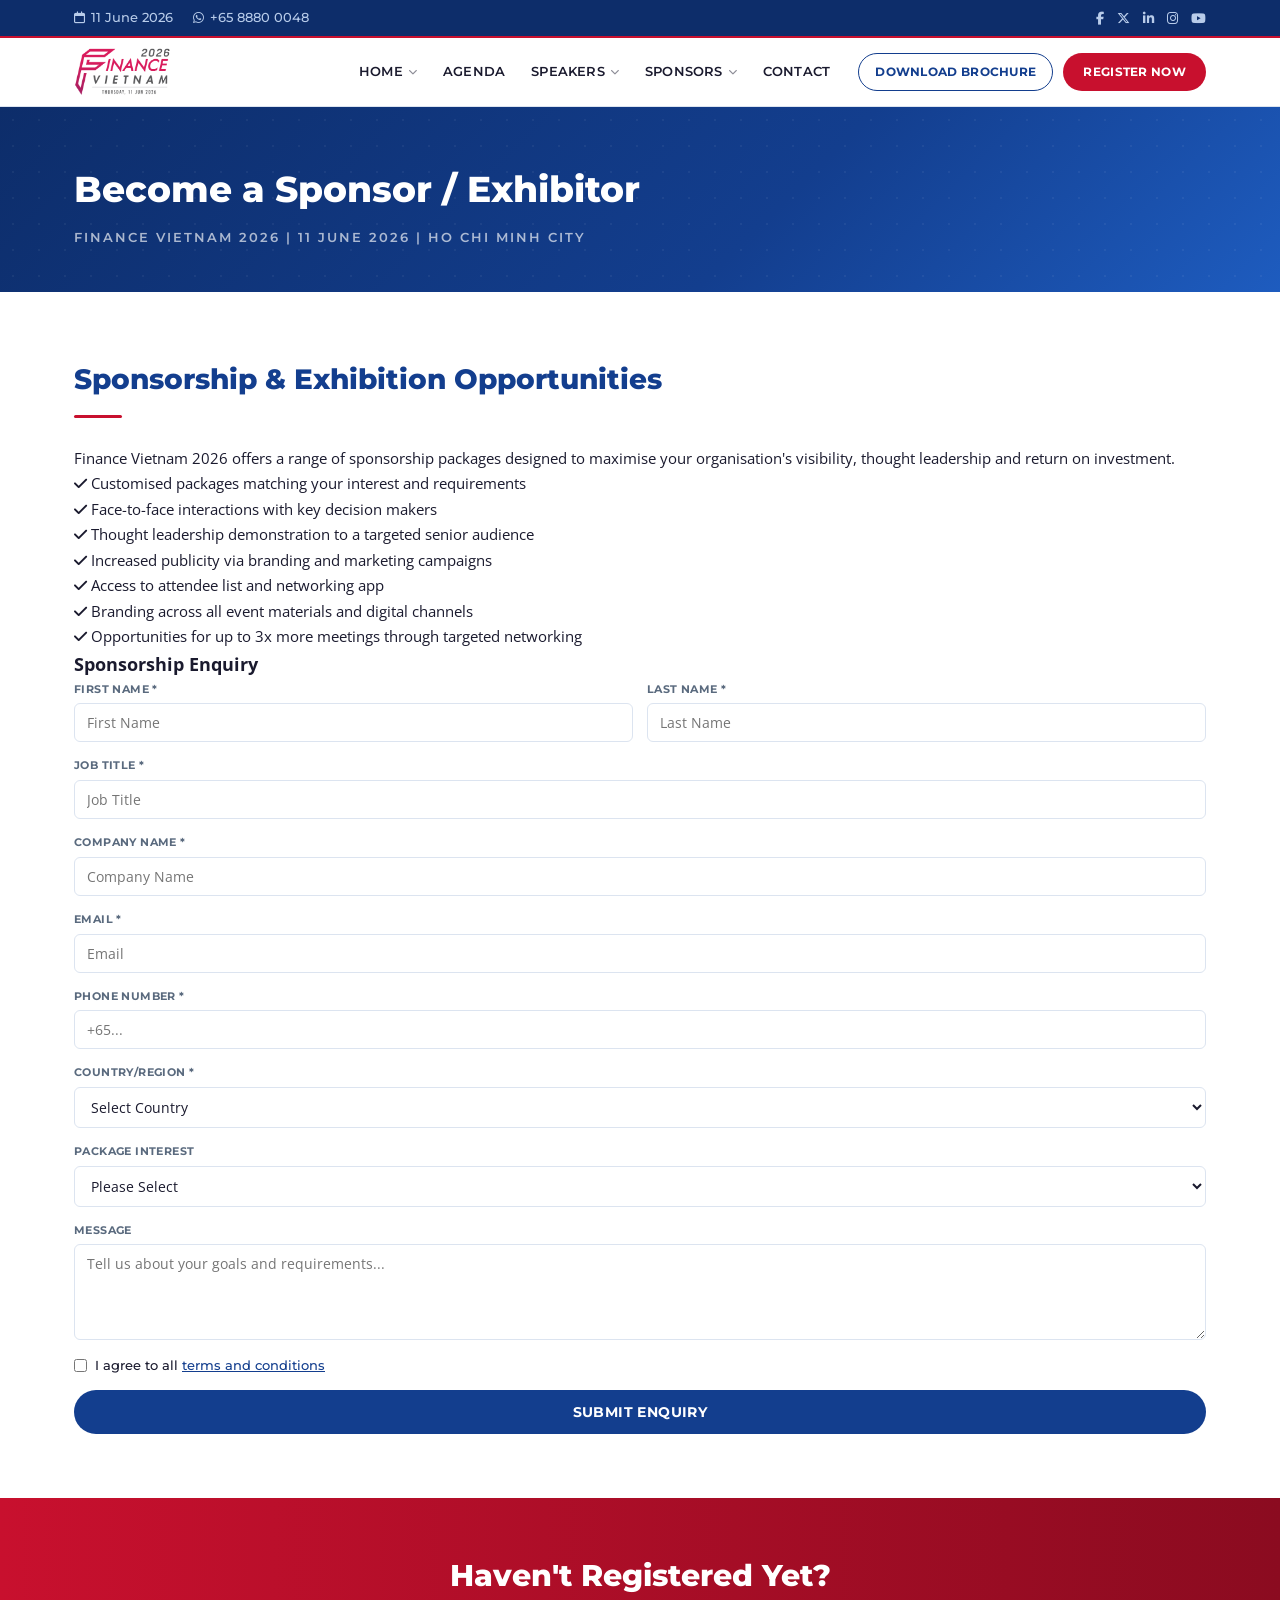
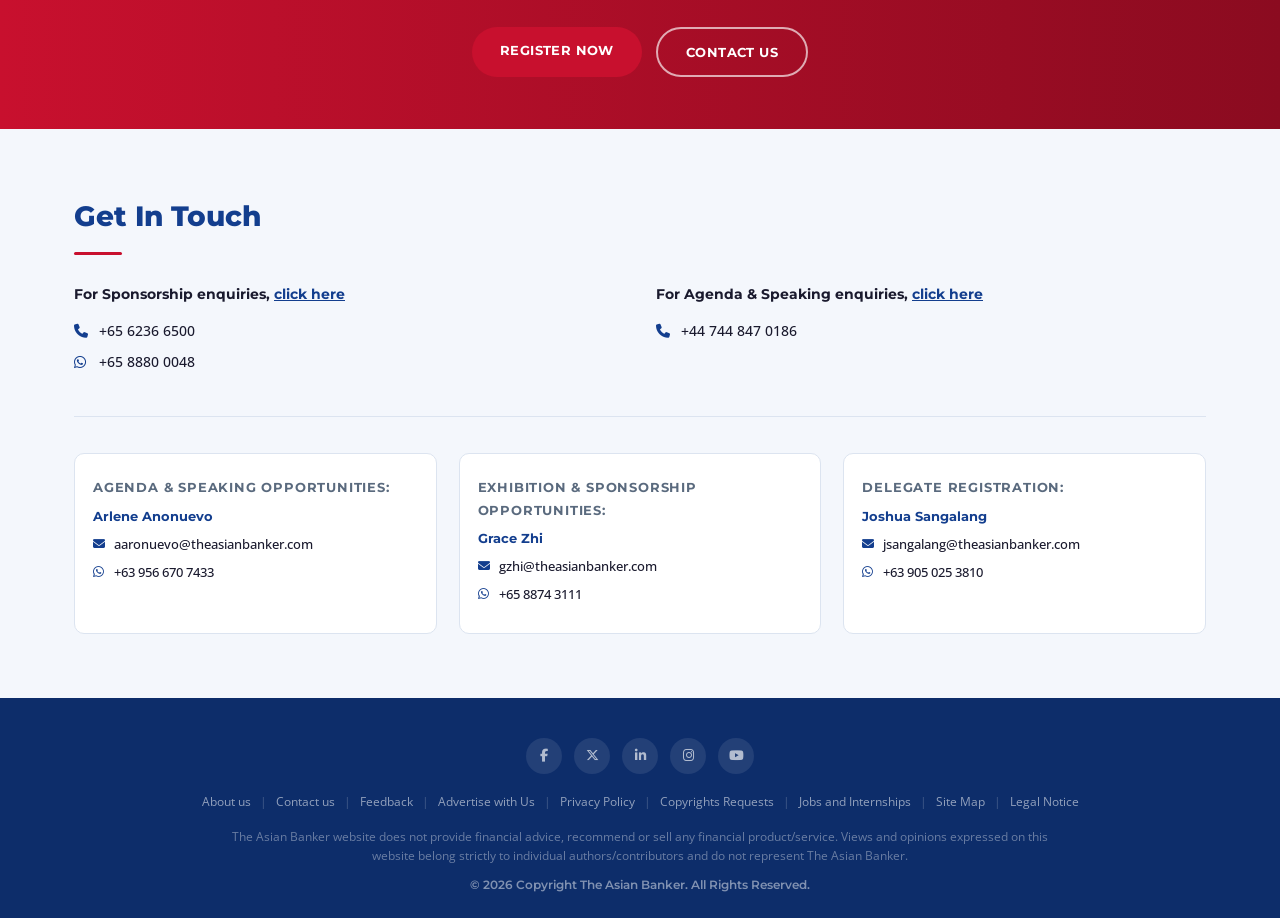
<file: sponsor-exhibitor-registration.html>
<!DOCTYPE html>
<html lang="en">
<head>
<meta charset="UTF-8"/>
<meta name="viewport" content="width=device-width,initial-scale=1,maximum-scale=1.0,user-scalable=no"/>
<meta name="description" content="Finance Vietnam 2026 | The Asian Banker"/>
<title>Become a Sponsor / Exhibitor | Finance Vietnam 2026 | The Asian Banker</title>
<link rel="stylesheet" href="style.css"/>
<link rel="preconnect" href="https://fonts.googleapis.com"/>
<link rel="preconnect" href="https://fonts.gstatic.com" crossorigin/>
<link href="https://fonts.googleapis.com/css2?family=Montserrat:wght@400;500;600;700;800&family=Open+Sans:wght@400;500;600&display=swap" rel="stylesheet"/>
<link rel="stylesheet" href="https://cdnjs.cloudflare.com/ajax/libs/font-awesome/6.5.0/css/all.min.css"/>
</head>
<body>
<!-- TOP BAR -->
<div class="topbar">
  <div class="container topbar-inner">
    <div class="topbar-left">
      <span><i class="fa-regular fa-calendar"></i> 11 June 2026</span>
      <a href="https://wa.me/6588800048" target="_blank"><i class="fa-brands fa-whatsapp"></i> +65 8880 0048</a>
    </div>
    <div class="topbar-right">
      <a href="https://www.facebook.com/TheAsianBanker" target="_blank"><i class="fa-brands fa-facebook-f"></i></a>
      <a href="https://twitter.com/theasianbanker" target="_blank"><i class="fa-brands fa-x-twitter"></i></a>
      <a href="https://www.linkedin.com/company/the-asian-banker" target="_blank"><i class="fa-brands fa-linkedin-in"></i></a>
      <a href="https://instagram.com/theasianbankerofficial/" target="_blank"><i class="fa-brands fa-instagram"></i></a>
      <a href="https://www.youtube.com/user/theasianbanker" target="_blank"><i class="fa-brands fa-youtube"></i></a>
    </div>
  </div>
</div>
<!-- HEADER -->
<header class="header" id="header">
  <div class="container header-inner">
    <a href="index.html" class="logo">
      <img src="images/TAB_Finance_Vietnam_2026-logo-01.png" alt="Finance Vietnam 2026" class="logo-img"/>
    </a>
    <button class="hamburger" id="hamburger" aria-label="Menu"><span></span><span></span><span></span></button>
    <nav class="nav" id="nav"><ul><li class="has-sub"><a href="index.html">Home <i class="fa-solid fa-chevron-down fa-xs"></i></a><ul class="sub"><li><a href="index.html">Finance Vietnam 2026</a></li><li><a href="https://thebankingacademy.com/">The Banking Academy</a></li><li><a href="http://www.theasianbanker.com/">The Asian Banker</a></li><li><a href="https://tab.global/">TAB Global</a></li></ul></li><li class=""><a href="agenda.html">Agenda</a></li><li class="has-sub"><a href="speakers.html">Speakers <i class="fa-solid fa-chevron-down fa-xs"></i></a><ul class="sub"><li><a href="speakers.html">Speakers</a></li><li><a href="become-speaker.html">Become a Speaker</a></li></ul></li><li class="has-sub"><a href="sponsors.html">Sponsors <i class="fa-solid fa-chevron-down fa-xs"></i></a><ul class="sub"><li><a href="sponsors.html">Sponsors &amp; Partners</a></li><li><a href="why-sponsor.html">Why Sponsor</a></li><li><a href="sponsor-exhibitor-registration.html">Become a Sponsor / Exhibitor</a></li></ul></li><li class=""><a href="contact-us.html">Contact</a></li></ul></nav>
    <div class="header-btns">
      <a href="download-brochure.html" class="btn-brochure">Download Brochure</a>
      <a href="register-now.html" class="btn-register">Register Now</a>
    </div>
  </div>
</header><section class="page-banner"><div class="container"><h1>Become a Sponsor / Exhibitor</h1><p>Finance Vietnam 2026 | 11 June 2026 | Ho Chi Minh City</p></div></section>
<section class="section">
  <div class="container become-grid">
    <div class="become-left">
      <h2 class="sec-title">Sponsorship &amp; Exhibition Opportunities</h2>
      <p>Finance Vietnam 2026 offers a range of sponsorship packages designed to maximise your organisation's visibility, thought leadership and return on investment.</p>
      <ul class="become-list">
        <li><i class="fa-solid fa-check"></i> Customised packages matching your interest and requirements</li>
        <li><i class="fa-solid fa-check"></i> Face-to-face interactions with key decision makers</li>
        <li><i class="fa-solid fa-check"></i> Thought leadership demonstration to a targeted senior audience</li>
        <li><i class="fa-solid fa-check"></i> Increased publicity via branding and marketing campaigns</li>
        <li><i class="fa-solid fa-check"></i> Access to attendee list and networking app</li>
        <li><i class="fa-solid fa-check"></i> Branding across all event materials and digital channels</li>
        <li><i class="fa-solid fa-check"></i> Opportunities for up to 3x more meetings through targeted networking</li>
      </ul>
    </div>
    <div class="become-form-wrap">
      <h3>Sponsorship Enquiry</h3>
      <div class="form-grid">
        <div class="fg"><label>First Name *</label><input type="text" placeholder="First Name"/></div>
        <div class="fg"><label>Last Name *</label><input type="text" placeholder="Last Name"/></div>
        <div class="fg full"><label>Job Title *</label><input type="text" placeholder="Job Title"/></div>
        <div class="fg full"><label>Company Name *</label><input type="text" placeholder="Company Name"/></div>
        <div class="fg full"><label>Email *</label><input type="email" placeholder="Email"/></div>
        <div class="fg full"><label>Phone Number *</label><input type="tel" placeholder="+65..."/></div>
        <div class="fg full"><label>Country/Region *</label><select><option value="">Select Country</option><option>Vietnam</option><option>Singapore</option><option>Thailand</option><option>Malaysia</option><option>Indonesia</option><option>Other</option></select></div>
        <div class="fg full"><label>Package Interest</label><select><option value="">Please Select</option><option>Platinum Sponsor</option><option>Gold Sponsor</option><option>Silver Sponsor</option><option>Exhibition Booth</option><option>Media Partner</option><option>Other / Custom</option></select></div>
        <div class="fg full"><label>Message</label><textarea rows="4" placeholder="Tell us about your goals and requirements..."></textarea></div>
        <div class="fg full check"><input type="checkbox" id="spExAgree"/><label for="spExAgree">I agree to all <a href="#">terms and conditions</a></label></div>
        <div class="fg full"><button class="btn-submit" onclick="alert('Thank you! Our sponsorship team will contact you shortly.');return false;">Submit Enquiry</button></div>
      </div>
    </div>
  </div>
</section>
<!-- HAVEN'T REGISTERED -->
<section class="cta-strip">
  <div class="container">
    <h2>Haven't Registered Yet?</h2>
    <div class="cta-btns">
      <a href="register-now.html" class="btn-red">Register Now</a>
      <a href="#" class="btn-ghost" id="contactBtn">Contact Us</a>
    </div>
  </div>
</section>
<!-- GET IN TOUCH -->
<section class="section bg-light">
  <div class="container">
    <h2 class="sec-title">Get In Touch</h2>
    <div class="contact-top-row">
      <div class="contact-col">
        <h4>For Sponsorship enquiries, <a href="mailto:sponsorship@theasianbanker.com">click here</a></h4>
        <p><i class="fa-solid fa-phone"></i> <a href="tel:+6562366500">+65 6236 6500</a></p>
        <p><i class="fa-brands fa-whatsapp"></i> <a href="https://wa.me/6588800048" target="_blank">+65 8880 0048</a></p>
      </div>
      <div class="contact-col">
        <h4>For Agenda &amp; Speaking enquiries, <a href="mailto:agenda@theasianbanker.com">click here</a></h4>
        <p><i class="fa-solid fa-phone"></i> <a href="tel:+447448470186">+44 744 847 0186</a></p>
      </div>
    </div>
    <div class="contact-persons-row">
      <div class="cp-card">
        <p class="cp-role">Agenda &amp; Speaking Opportunities:</p>
        <p class="cp-name">Arlene Anonuevo</p>
        <p><i class="fa-solid fa-envelope"></i> <a href="mailto:aaronuevo@theasianbanker.com">aaronuevo@theasianbanker.com</a></p>
        <p><i class="fa-brands fa-whatsapp"></i> <a href="https://wa.me/639566707433" target="_blank">+63 956 670 7433</a></p>
      </div>
      <div class="cp-card">
        <p class="cp-role">Exhibition &amp; Sponsorship Opportunities:</p>
        <p class="cp-name">Grace Zhi</p>
        <p><i class="fa-solid fa-envelope"></i> <a href="mailto:gzhi@theasianbanker.com">gzhi@theasianbanker.com</a></p>
        <p><i class="fa-brands fa-whatsapp"></i> <a href="https://wa.me/6588743111" target="_blank">+65 8874 3111</a></p>
      </div>
      <div class="cp-card">
        <p class="cp-role">Delegate Registration:</p>
        <p class="cp-name">Joshua Sangalang</p>
        <p><i class="fa-solid fa-envelope"></i> <a href="mailto:jsangalang@theasianbanker.com">jsangalang@theasianbanker.com</a></p>
        <p><i class="fa-brands fa-whatsapp"></i> <a href="https://wa.me/639050253810" target="_blank">+63 905 025 3810</a></p>
      </div>
    </div>
  </div>
</section>
<!-- FOOTER -->
<footer class="footer">
  <div class="container footer-inner">
    <div class="footer-social">
      <a href="https://www.facebook.com/TheAsianBanker" target="_blank"><i class="fa-brands fa-facebook-f"></i></a>
      <a href="https://twitter.com/theasianbanker" target="_blank"><i class="fa-brands fa-x-twitter"></i></a>
      <a href="https://www.linkedin.com/company/the-asian-banker" target="_blank"><i class="fa-brands fa-linkedin-in"></i></a>
      <a href="https://instagram.com/theasianbankerofficial/" target="_blank"><i class="fa-brands fa-instagram"></i></a>
      <a href="https://www.youtube.com/user/theasianbanker" target="_blank"><i class="fa-brands fa-youtube"></i></a>
    </div>
    <div class="footer-links">
      <a href="https://www.theasianbanker.com/tab-about-us" target="_blank">About us</a><span>|</span>
      <a href="https://www.theasianbanker.com/tab-contact-us" target="_blank">Contact us</a><span>|</span>
      <a href="mailto:feedback@theasianbanker.com">Feedback</a><span>|</span>
      <a href="mailto:advertise@theasianbanker.com">Advertise with Us</a><span>|</span>
      <a href="https://www.theasianbanker.com/tab-privacy-policy" target="_blank">Privacy Policy</a><span>|</span>
      <a href="https://www.theasianbanker.com/copyright-request/" target="_blank">Copyrights Requests</a><span>|</span>
      <a href="https://www.theasianbanker.com/publication/jobs/" target="_blank">Jobs and Internships</a><span>|</span>
      <a href="https://www.theasianbanker.com/site-map" target="_blank">Site Map</a><span>|</span>
      <a href="https://www.theasianbanker.com/legal-notice" target="_blank">Legal Notice</a>
    </div>
    <p class="footer-disclaimer">The Asian Banker website does not provide financial advice, recommend or sell any financial product/service. Views and opinions expressed on this website belong strictly to individual authors/contributors and do not represent The Asian Banker.</p>
    <p class="footer-copy">&copy; 2026 Copyright The Asian Banker. All Rights Reserved.</p>
  </div>
</footer>
<!-- CONTACT MODAL -->
<div class="modal-overlay" id="contactModal">
  <div class="modal-box">
    <button class="modal-close" id="modalClose">&times;</button>
    <h3>Contact Us</h3>
    <div class="form-grid">
      <div class="fg full"><label>Salutation *</label><select><option value="">Select</option><option>Mr.</option><option>Mrs.</option><option>Miss.</option><option>Ms.</option><option>Dr.</option><option>Prof.</option></select></div>
      <div class="fg"><label>First Name *</label><input type="text" placeholder="First Name"/></div>
      <div class="fg"><label>Family Name *</label><input type="text" placeholder="Family Name"/></div>
      <div class="fg full"><label>Email *</label><input type="email" placeholder="Email"/></div>
      <div class="fg full"><label>Organisation Name *</label><input type="text" placeholder="Organisation Name"/></div>
      <div class="fg full"><label>Business Title *</label><input type="text" placeholder="Business Title"/></div>
      <div class="fg full"><label>Query About *</label><select><option value="">Please Select</option><option>Speaker</option><option>Sponsorship</option><option>Attendee</option></select></div>
      <div class="fg full"><label>Message</label><textarea rows="4" placeholder="Your message..."></textarea></div>
      <div class="fg full check"><input type="checkbox" id="modalAgree"/><label for="modalAgree">I agree to all <a href="#">terms and conditions</a></label></div>
      <div class="fg full"><button class="btn-submit">Submit</button></div>
    </div>
  </div>
</div>
<script>
window.addEventListener('scroll',()=>document.getElementById('header').classList.toggle('scrolled',window.scrollY>50));
document.getElementById('hamburger').addEventListener('click',function(){this.classList.toggle('open');document.getElementById('nav').classList.toggle('open');});
document.querySelectorAll('.has-sub > a').forEach(l=>l.addEventListener('click',function(e){if(window.innerWidth<=900){e.preventDefault();this.parentElement.classList.toggle('open');}}));
document.getElementById('contactBtn').addEventListener('click',e=>{e.preventDefault();document.getElementById('contactModal').classList.add('active');});
document.getElementById('modalClose').addEventListener('click',()=>document.getElementById('contactModal').classList.remove('active'));
document.getElementById('contactModal').addEventListener('click',function(e){if(e.target===this)this.classList.remove('active');});
</script>
</body></html>
</file>
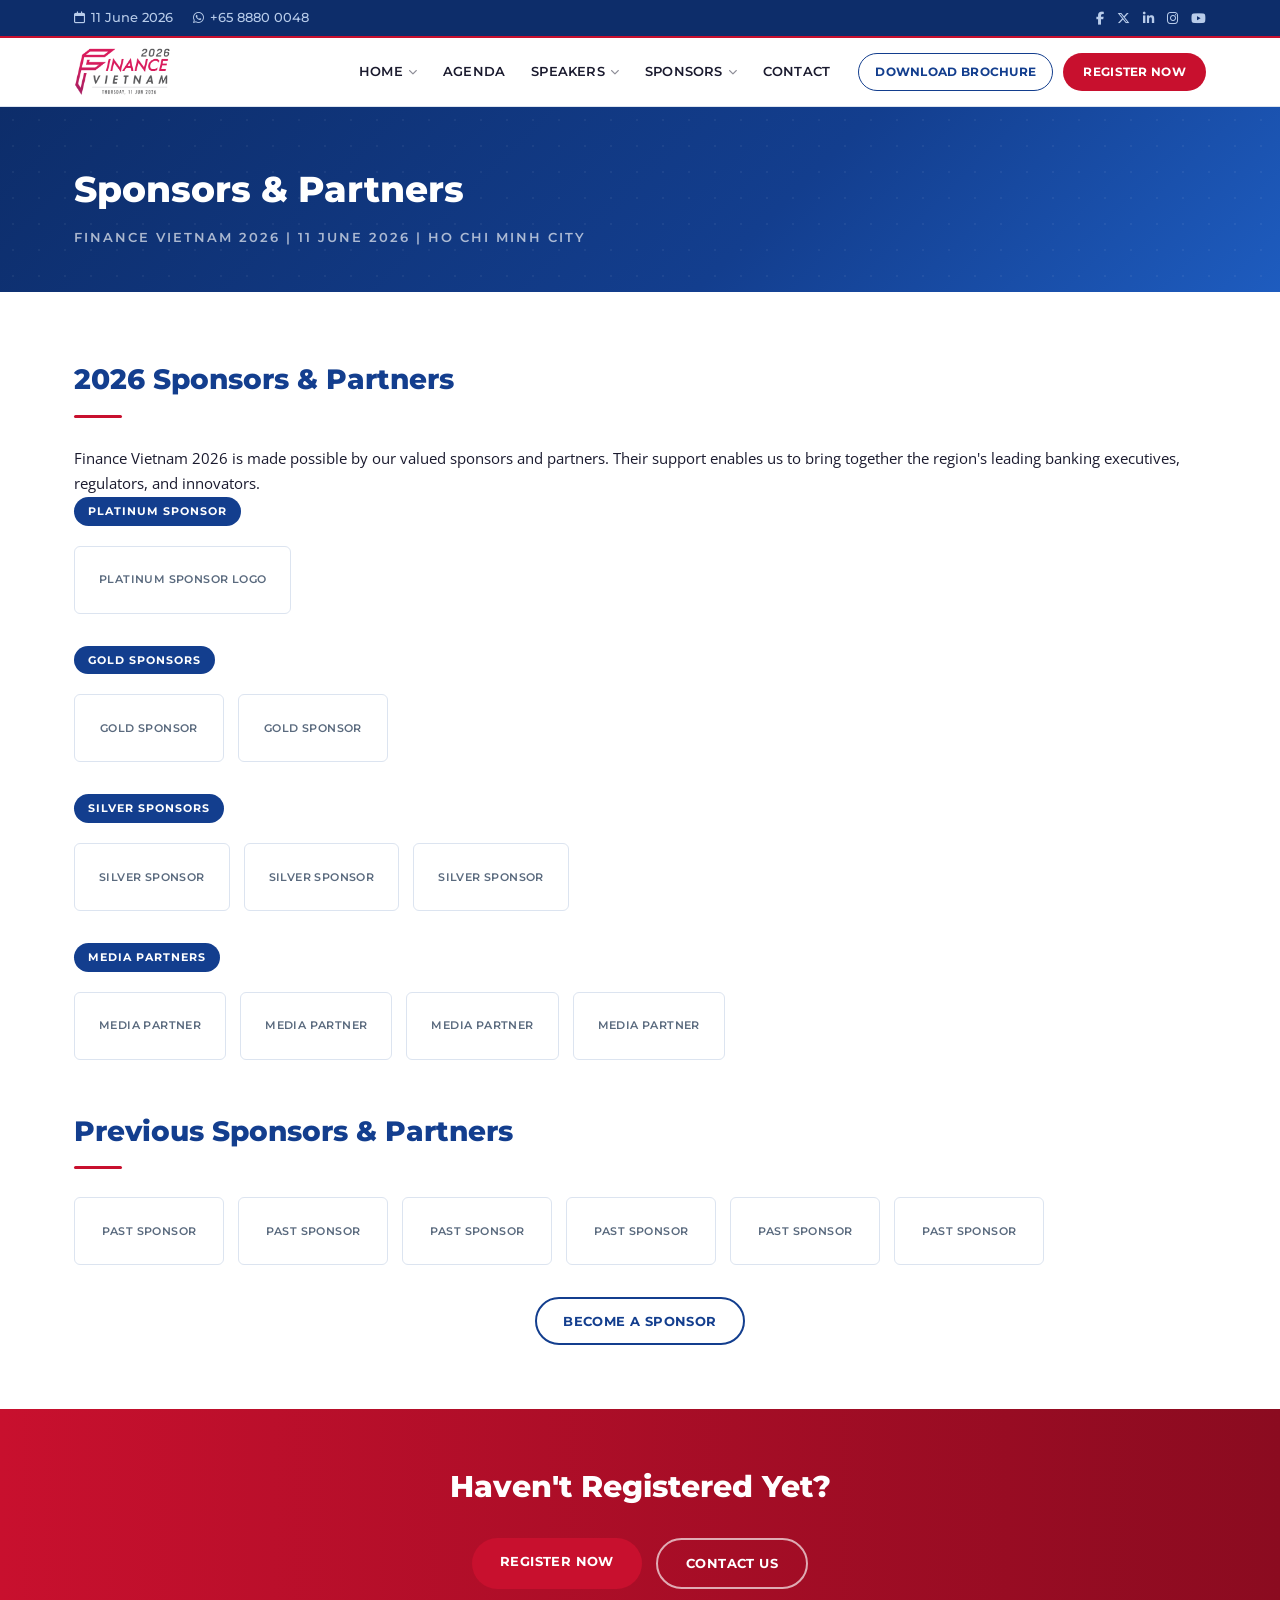
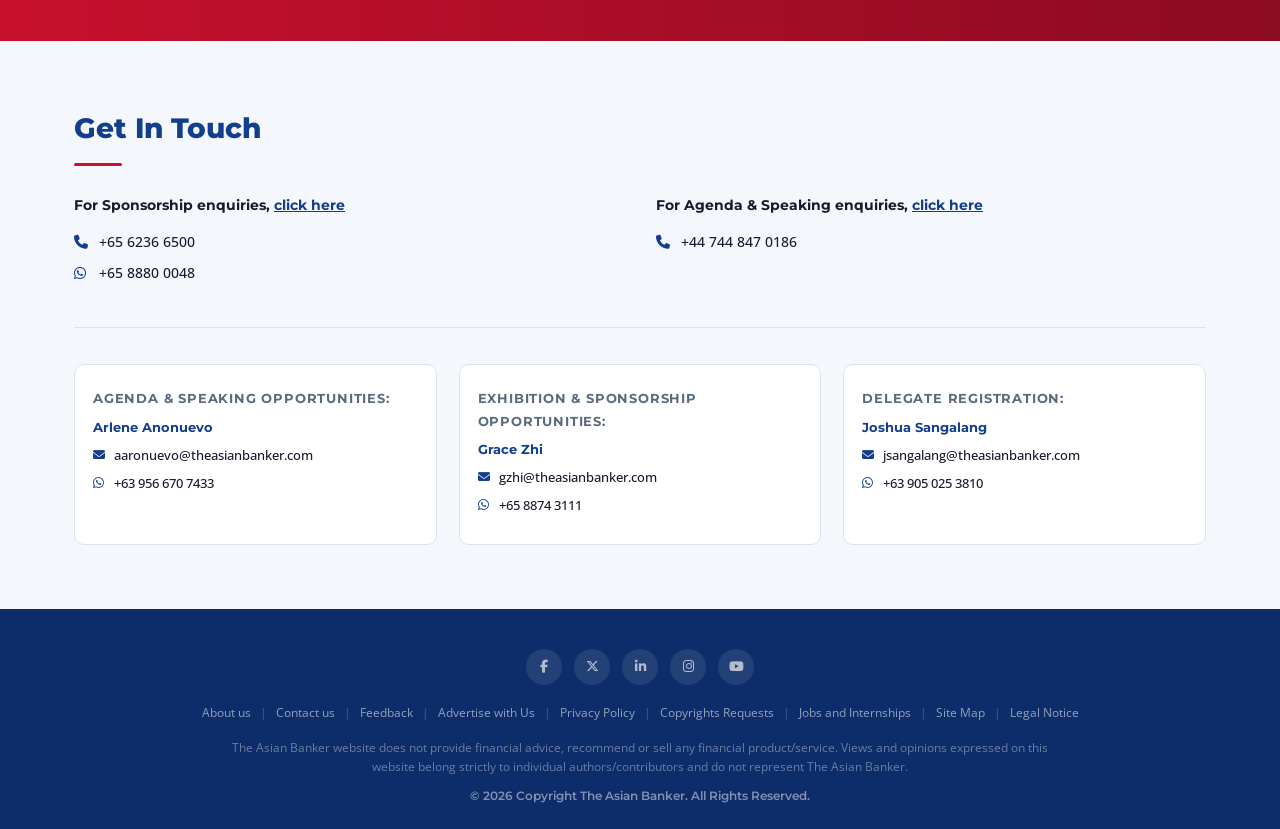
<file: sponsors.html>
<!DOCTYPE html>
<html lang="en">
<head>
<meta charset="UTF-8"/>
<meta name="viewport" content="width=device-width,initial-scale=1,maximum-scale=1.0,user-scalable=no"/>
<meta name="description" content="Finance Vietnam 2026 | The Asian Banker"/>
<title>Sponsors &amp; Partners | Finance Vietnam 2026 | The Asian Banker</title>
<link rel="stylesheet" href="style.css"/>
<link rel="preconnect" href="https://fonts.googleapis.com"/>
<link rel="preconnect" href="https://fonts.gstatic.com" crossorigin/>
<link href="https://fonts.googleapis.com/css2?family=Montserrat:wght@400;500;600;700;800&family=Open+Sans:wght@400;500;600&display=swap" rel="stylesheet"/>
<link rel="stylesheet" href="https://cdnjs.cloudflare.com/ajax/libs/font-awesome/6.5.0/css/all.min.css"/>
</head>
<body>
<!-- TOP BAR -->
<div class="topbar">
  <div class="container topbar-inner">
    <div class="topbar-left">
      <span><i class="fa-regular fa-calendar"></i> 11 June 2026</span>
      <a href="https://wa.me/6588800048" target="_blank"><i class="fa-brands fa-whatsapp"></i> +65 8880 0048</a>
    </div>
    <div class="topbar-right">
      <a href="https://www.facebook.com/TheAsianBanker" target="_blank"><i class="fa-brands fa-facebook-f"></i></a>
      <a href="https://twitter.com/theasianbanker" target="_blank"><i class="fa-brands fa-x-twitter"></i></a>
      <a href="https://www.linkedin.com/company/the-asian-banker" target="_blank"><i class="fa-brands fa-linkedin-in"></i></a>
      <a href="https://instagram.com/theasianbankerofficial/" target="_blank"><i class="fa-brands fa-instagram"></i></a>
      <a href="https://www.youtube.com/user/theasianbanker" target="_blank"><i class="fa-brands fa-youtube"></i></a>
    </div>
  </div>
</div>
<!-- HEADER -->
<header class="header" id="header">
  <div class="container header-inner">
    <a href="index.html" class="logo">
      <img src="images/TAB_Finance_Vietnam_2026-logo-01.png" alt="Finance Vietnam 2026" class="logo-img"/>
    </a>
    <button class="hamburger" id="hamburger" aria-label="Menu"><span></span><span></span><span></span></button>
    <nav class="nav" id="nav"><ul><li class="has-sub"><a href="index.html">Home <i class="fa-solid fa-chevron-down fa-xs"></i></a><ul class="sub"><li><a href="index.html">Finance Vietnam 2026</a></li><li><a href="https://thebankingacademy.com/">The Banking Academy</a></li><li><a href="http://www.theasianbanker.com/">The Asian Banker</a></li><li><a href="https://tab.global/">TAB Global</a></li></ul></li><li class=""><a href="agenda.html">Agenda</a></li><li class="has-sub"><a href="speakers.html">Speakers <i class="fa-solid fa-chevron-down fa-xs"></i></a><ul class="sub"><li><a href="speakers.html">Speakers</a></li><li><a href="become-speaker.html">Become a Speaker</a></li></ul></li><li class="has-sub"><a href="sponsors.html">Sponsors <i class="fa-solid fa-chevron-down fa-xs"></i></a><ul class="sub"><li><a href="sponsors.html">Sponsors &amp; Partners</a></li><li><a href="why-sponsor.html">Why Sponsor</a></li><li><a href="sponsor-exhibitor-registration.html">Become a Sponsor / Exhibitor</a></li></ul></li><li class=""><a href="contact-us.html">Contact</a></li></ul></nav>
    <div class="header-btns">
      <a href="download-brochure.html" class="btn-brochure">Download Brochure</a>
      <a href="register-now.html" class="btn-register">Register Now</a>
    </div>
  </div>
</header><section class="page-banner"><div class="container"><h1>Sponsors &amp; Partners</h1><p>Finance Vietnam 2026 | 11 June 2026 | Ho Chi Minh City</p></div></section>
<section class="section">
  <div class="container">
    <h2 class="sec-title">2026 Sponsors &amp; Partners</h2>
    <p class="sponsor-intro">Finance Vietnam 2026 is made possible by our valued sponsors and partners. Their support enables us to bring together the region's leading banking executives, regulators, and innovators.</p>
    <div class="sponsor-tier-label">Platinum Sponsor</div>
    <div class="sponsors-row" style="margin-bottom:32px">
      <div class="sponsor-box large"><span class="sponsor-ph">Platinum Sponsor Logo</span></div>
    </div>
    <div class="sponsor-tier-label">Gold Sponsors</div>
    <div class="sponsors-row" style="margin-bottom:32px">
      <div class="sponsor-box"><span class="sponsor-ph">Gold Sponsor</span></div>
      <div class="sponsor-box"><span class="sponsor-ph">Gold Sponsor</span></div>
    </div>
    <div class="sponsor-tier-label">Silver Sponsors</div>
    <div class="sponsors-row" style="margin-bottom:32px">
      <div class="sponsor-box"><span class="sponsor-ph">Silver Sponsor</span></div>
      <div class="sponsor-box"><span class="sponsor-ph">Silver Sponsor</span></div>
      <div class="sponsor-box"><span class="sponsor-ph">Silver Sponsor</span></div>
    </div>
    <div class="sponsor-tier-label">Media Partners</div>
    <div class="sponsors-row" style="margin-bottom:48px">
      <div class="sponsor-box"><span class="sponsor-ph">Media Partner</span></div>
      <div class="sponsor-box"><span class="sponsor-ph">Media Partner</span></div>
      <div class="sponsor-box"><span class="sponsor-ph">Media Partner</span></div>
      <div class="sponsor-box"><span class="sponsor-ph">Media Partner</span></div>
    </div>
    <h2 class="sec-title">Previous Sponsors &amp; Partners</h2>
    <div class="sponsors-row">
      <div class="sponsor-box"><span class="sponsor-ph">Past Sponsor</span></div>
      <div class="sponsor-box"><span class="sponsor-ph">Past Sponsor</span></div>
      <div class="sponsor-box"><span class="sponsor-ph">Past Sponsor</span></div>
      <div class="sponsor-box"><span class="sponsor-ph">Past Sponsor</span></div>
      <div class="sponsor-box"><span class="sponsor-ph">Past Sponsor</span></div>
      <div class="sponsor-box"><span class="sponsor-ph">Past Sponsor</span></div>
    </div>
    <div class="sec-cta"><a href="sponsor-exhibitor-registration.html" class="btn-outline-blue">Become a Sponsor</a></div>
  </div>
</section>
<!-- HAVEN'T REGISTERED -->
<section class="cta-strip">
  <div class="container">
    <h2>Haven't Registered Yet?</h2>
    <div class="cta-btns">
      <a href="register-now.html" class="btn-red">Register Now</a>
      <a href="#" class="btn-ghost" id="contactBtn">Contact Us</a>
    </div>
  </div>
</section>
<!-- GET IN TOUCH -->
<section class="section bg-light">
  <div class="container">
    <h2 class="sec-title">Get In Touch</h2>
    <div class="contact-top-row">
      <div class="contact-col">
        <h4>For Sponsorship enquiries, <a href="mailto:sponsorship@theasianbanker.com">click here</a></h4>
        <p><i class="fa-solid fa-phone"></i> <a href="tel:+6562366500">+65 6236 6500</a></p>
        <p><i class="fa-brands fa-whatsapp"></i> <a href="https://wa.me/6588800048" target="_blank">+65 8880 0048</a></p>
      </div>
      <div class="contact-col">
        <h4>For Agenda &amp; Speaking enquiries, <a href="mailto:agenda@theasianbanker.com">click here</a></h4>
        <p><i class="fa-solid fa-phone"></i> <a href="tel:+447448470186">+44 744 847 0186</a></p>
      </div>
    </div>
    <div class="contact-persons-row">
      <div class="cp-card">
        <p class="cp-role">Agenda &amp; Speaking Opportunities:</p>
        <p class="cp-name">Arlene Anonuevo</p>
        <p><i class="fa-solid fa-envelope"></i> <a href="mailto:aaronuevo@theasianbanker.com">aaronuevo@theasianbanker.com</a></p>
        <p><i class="fa-brands fa-whatsapp"></i> <a href="https://wa.me/639566707433" target="_blank">+63 956 670 7433</a></p>
      </div>
      <div class="cp-card">
        <p class="cp-role">Exhibition &amp; Sponsorship Opportunities:</p>
        <p class="cp-name">Grace Zhi</p>
        <p><i class="fa-solid fa-envelope"></i> <a href="mailto:gzhi@theasianbanker.com">gzhi@theasianbanker.com</a></p>
        <p><i class="fa-brands fa-whatsapp"></i> <a href="https://wa.me/6588743111" target="_blank">+65 8874 3111</a></p>
      </div>
      <div class="cp-card">
        <p class="cp-role">Delegate Registration:</p>
        <p class="cp-name">Joshua Sangalang</p>
        <p><i class="fa-solid fa-envelope"></i> <a href="mailto:jsangalang@theasianbanker.com">jsangalang@theasianbanker.com</a></p>
        <p><i class="fa-brands fa-whatsapp"></i> <a href="https://wa.me/639050253810" target="_blank">+63 905 025 3810</a></p>
      </div>
    </div>
  </div>
</section>
<!-- FOOTER -->
<footer class="footer">
  <div class="container footer-inner">
    <div class="footer-social">
      <a href="https://www.facebook.com/TheAsianBanker" target="_blank"><i class="fa-brands fa-facebook-f"></i></a>
      <a href="https://twitter.com/theasianbanker" target="_blank"><i class="fa-brands fa-x-twitter"></i></a>
      <a href="https://www.linkedin.com/company/the-asian-banker" target="_blank"><i class="fa-brands fa-linkedin-in"></i></a>
      <a href="https://instagram.com/theasianbankerofficial/" target="_blank"><i class="fa-brands fa-instagram"></i></a>
      <a href="https://www.youtube.com/user/theasianbanker" target="_blank"><i class="fa-brands fa-youtube"></i></a>
    </div>
    <div class="footer-links">
      <a href="https://www.theasianbanker.com/tab-about-us" target="_blank">About us</a><span>|</span>
      <a href="https://www.theasianbanker.com/tab-contact-us" target="_blank">Contact us</a><span>|</span>
      <a href="mailto:feedback@theasianbanker.com">Feedback</a><span>|</span>
      <a href="mailto:advertise@theasianbanker.com">Advertise with Us</a><span>|</span>
      <a href="https://www.theasianbanker.com/tab-privacy-policy" target="_blank">Privacy Policy</a><span>|</span>
      <a href="https://www.theasianbanker.com/copyright-request/" target="_blank">Copyrights Requests</a><span>|</span>
      <a href="https://www.theasianbanker.com/publication/jobs/" target="_blank">Jobs and Internships</a><span>|</span>
      <a href="https://www.theasianbanker.com/site-map" target="_blank">Site Map</a><span>|</span>
      <a href="https://www.theasianbanker.com/legal-notice" target="_blank">Legal Notice</a>
    </div>
    <p class="footer-disclaimer">The Asian Banker website does not provide financial advice, recommend or sell any financial product/service. Views and opinions expressed on this website belong strictly to individual authors/contributors and do not represent The Asian Banker.</p>
    <p class="footer-copy">&copy; 2026 Copyright The Asian Banker. All Rights Reserved.</p>
  </div>
</footer>
<!-- CONTACT MODAL -->
<div class="modal-overlay" id="contactModal">
  <div class="modal-box">
    <button class="modal-close" id="modalClose">&times;</button>
    <h3>Contact Us</h3>
    <div class="form-grid">
      <div class="fg full"><label>Salutation *</label><select><option value="">Select</option><option>Mr.</option><option>Mrs.</option><option>Miss.</option><option>Ms.</option><option>Dr.</option><option>Prof.</option></select></div>
      <div class="fg"><label>First Name *</label><input type="text" placeholder="First Name"/></div>
      <div class="fg"><label>Family Name *</label><input type="text" placeholder="Family Name"/></div>
      <div class="fg full"><label>Email *</label><input type="email" placeholder="Email"/></div>
      <div class="fg full"><label>Organisation Name *</label><input type="text" placeholder="Organisation Name"/></div>
      <div class="fg full"><label>Business Title *</label><input type="text" placeholder="Business Title"/></div>
      <div class="fg full"><label>Query About *</label><select><option value="">Please Select</option><option>Speaker</option><option>Sponsorship</option><option>Attendee</option></select></div>
      <div class="fg full"><label>Message</label><textarea rows="4" placeholder="Your message..."></textarea></div>
      <div class="fg full check"><input type="checkbox" id="modalAgree"/><label for="modalAgree">I agree to all <a href="#">terms and conditions</a></label></div>
      <div class="fg full"><button class="btn-submit">Submit</button></div>
    </div>
  </div>
</div>
<script>
window.addEventListener('scroll',()=>document.getElementById('header').classList.toggle('scrolled',window.scrollY>50));
document.getElementById('hamburger').addEventListener('click',function(){this.classList.toggle('open');document.getElementById('nav').classList.toggle('open');});
document.querySelectorAll('.has-sub > a').forEach(l=>l.addEventListener('click',function(e){if(window.innerWidth<=900){e.preventDefault();this.parentElement.classList.toggle('open');}}));
document.getElementById('contactBtn').addEventListener('click',e=>{e.preventDefault();document.getElementById('contactModal').classList.add('active');});
document.getElementById('modalClose').addEventListener('click',()=>document.getElementById('contactModal').classList.remove('active'));
document.getElementById('contactModal').addEventListener('click',function(e){if(e.target===this)this.classList.remove('active');});
</script>
</body></html>
</file>
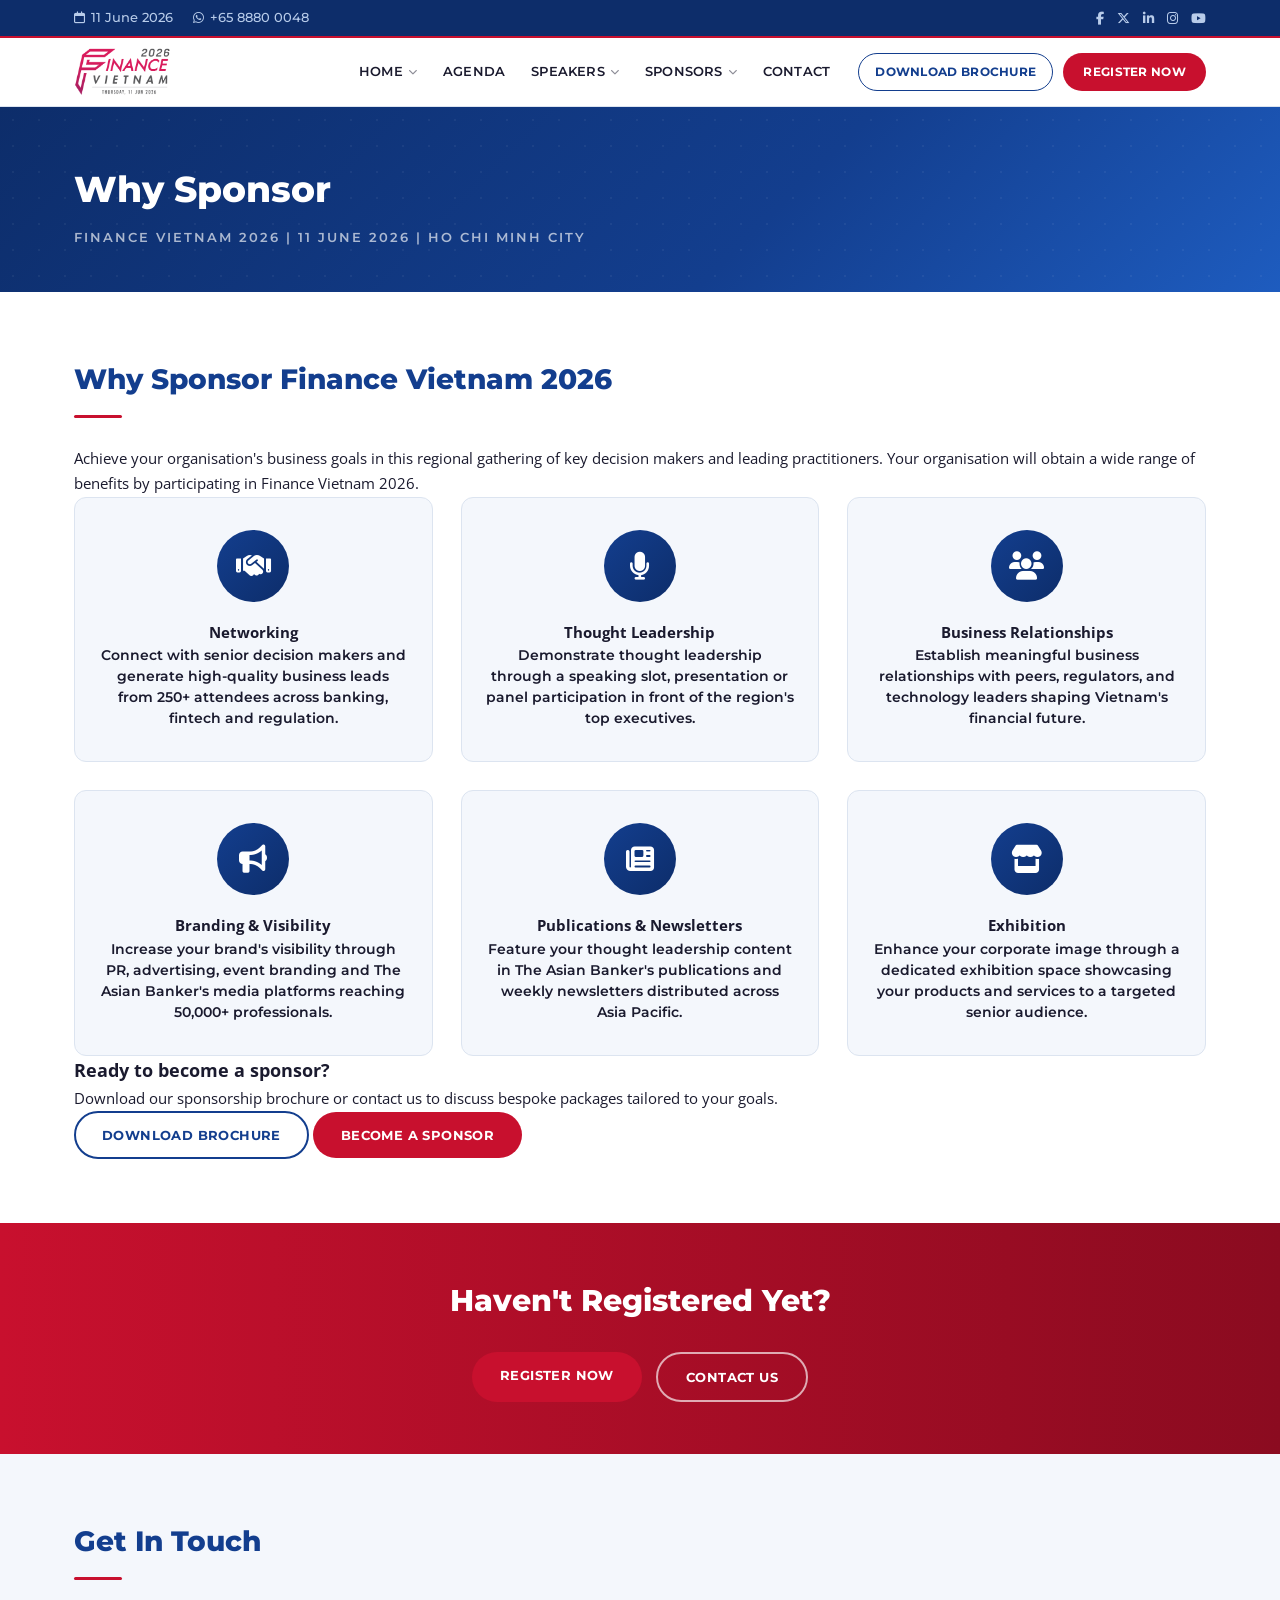
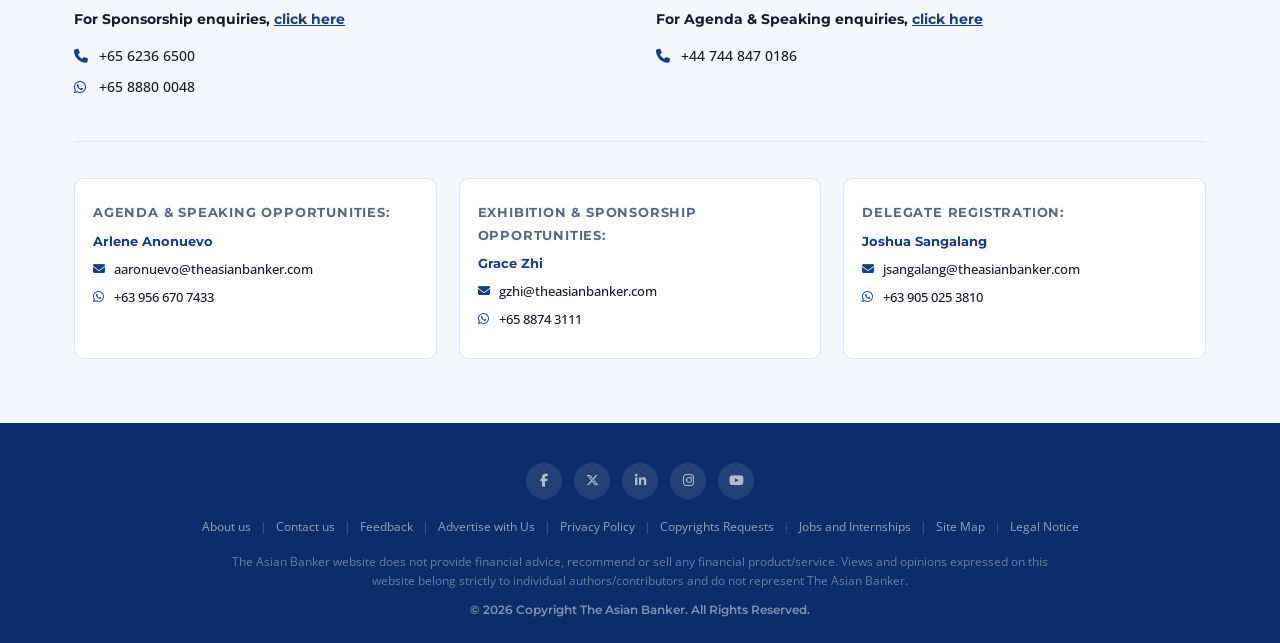
<file: why-sponsor.html>
<!DOCTYPE html>
<html lang="en">
<head>
<meta charset="UTF-8"/>
<meta name="viewport" content="width=device-width,initial-scale=1,maximum-scale=1.0,user-scalable=no"/>
<meta name="description" content="Finance Vietnam 2026 | The Asian Banker"/>
<title>Why Sponsor | Finance Vietnam 2026 | The Asian Banker</title>
<link rel="stylesheet" href="style.css"/>
<link rel="preconnect" href="https://fonts.googleapis.com"/>
<link rel="preconnect" href="https://fonts.gstatic.com" crossorigin/>
<link href="https://fonts.googleapis.com/css2?family=Montserrat:wght@400;500;600;700;800&family=Open+Sans:wght@400;500;600&display=swap" rel="stylesheet"/>
<link rel="stylesheet" href="https://cdnjs.cloudflare.com/ajax/libs/font-awesome/6.5.0/css/all.min.css"/>
</head>
<body>
<!-- TOP BAR -->
<div class="topbar">
  <div class="container topbar-inner">
    <div class="topbar-left">
      <span><i class="fa-regular fa-calendar"></i> 11 June 2026</span>
      <a href="https://wa.me/6588800048" target="_blank"><i class="fa-brands fa-whatsapp"></i> +65 8880 0048</a>
    </div>
    <div class="topbar-right">
      <a href="https://www.facebook.com/TheAsianBanker" target="_blank"><i class="fa-brands fa-facebook-f"></i></a>
      <a href="https://twitter.com/theasianbanker" target="_blank"><i class="fa-brands fa-x-twitter"></i></a>
      <a href="https://www.linkedin.com/company/the-asian-banker" target="_blank"><i class="fa-brands fa-linkedin-in"></i></a>
      <a href="https://instagram.com/theasianbankerofficial/" target="_blank"><i class="fa-brands fa-instagram"></i></a>
      <a href="https://www.youtube.com/user/theasianbanker" target="_blank"><i class="fa-brands fa-youtube"></i></a>
    </div>
  </div>
</div>
<!-- HEADER -->
<header class="header" id="header">
  <div class="container header-inner">
    <a href="index.html" class="logo">
      <img src="images/TAB_Finance_Vietnam_2026-logo-01.png" alt="Finance Vietnam 2026" class="logo-img"/>
    </a>
    <button class="hamburger" id="hamburger" aria-label="Menu"><span></span><span></span><span></span></button>
    <nav class="nav" id="nav"><ul><li class="has-sub"><a href="index.html">Home <i class="fa-solid fa-chevron-down fa-xs"></i></a><ul class="sub"><li><a href="index.html">Finance Vietnam 2026</a></li><li><a href="https://thebankingacademy.com/">The Banking Academy</a></li><li><a href="http://www.theasianbanker.com/">The Asian Banker</a></li><li><a href="https://tab.global/">TAB Global</a></li></ul></li><li class=""><a href="agenda.html">Agenda</a></li><li class="has-sub"><a href="speakers.html">Speakers <i class="fa-solid fa-chevron-down fa-xs"></i></a><ul class="sub"><li><a href="speakers.html">Speakers</a></li><li><a href="become-speaker.html">Become a Speaker</a></li></ul></li><li class="has-sub"><a href="sponsors.html">Sponsors <i class="fa-solid fa-chevron-down fa-xs"></i></a><ul class="sub"><li><a href="sponsors.html">Sponsors &amp; Partners</a></li><li><a href="why-sponsor.html">Why Sponsor</a></li><li><a href="sponsor-exhibitor-registration.html">Become a Sponsor / Exhibitor</a></li></ul></li><li class=""><a href="contact-us.html">Contact</a></li></ul></nav>
    <div class="header-btns">
      <a href="download-brochure.html" class="btn-brochure">Download Brochure</a>
      <a href="register-now.html" class="btn-register">Register Now</a>
    </div>
  </div>
</header><section class="page-banner"><div class="container"><h1>Why Sponsor</h1><p>Finance Vietnam 2026 | 11 June 2026 | Ho Chi Minh City</p></div></section>
<section class="section">
  <div class="container">
    <h2 class="sec-title">Why Sponsor Finance Vietnam 2026</h2>
    <p class="why-intro">Achieve your organisation's business goals in this regional gathering of key decision makers and leading practitioners. Your organisation will obtain a wide range of benefits by participating in Finance Vietnam 2026.</p>
    <div class="why-grid">
      <div class="why-card">
        <div class="why-icon"><i class="fa-solid fa-handshake"></i></div>
        <h4>Networking</h4>
        <p>Connect with senior decision makers and generate high-quality business leads from 250+ attendees across banking, fintech and regulation.</p>
      </div>
      <div class="why-card">
        <div class="why-icon"><i class="fa-solid fa-microphone"></i></div>
        <h4>Thought Leadership</h4>
        <p>Demonstrate thought leadership through a speaking slot, presentation or panel participation in front of the region's top executives.</p>
      </div>
      <div class="why-card">
        <div class="why-icon"><i class="fa-solid fa-users"></i></div>
        <h4>Business Relationships</h4>
        <p>Establish meaningful business relationships with peers, regulators, and technology leaders shaping Vietnam's financial future.</p>
      </div>
      <div class="why-card">
        <div class="why-icon"><i class="fa-solid fa-bullhorn"></i></div>
        <h4>Branding &amp; Visibility</h4>
        <p>Increase your brand's visibility through PR, advertising, event branding and The Asian Banker's media platforms reaching 50,000+ professionals.</p>
      </div>
      <div class="why-card">
        <div class="why-icon"><i class="fa-solid fa-newspaper"></i></div>
        <h4>Publications &amp; Newsletters</h4>
        <p>Feature your thought leadership content in The Asian Banker's publications and weekly newsletters distributed across Asia Pacific.</p>
      </div>
      <div class="why-card">
        <div class="why-icon"><i class="fa-solid fa-store"></i></div>
        <h4>Exhibition</h4>
        <p>Enhance your corporate image through a dedicated exhibition space showcasing your products and services to a targeted senior audience.</p>
      </div>
    </div>
    <div class="why-cta-box">
      <div>
        <h3>Ready to become a sponsor?</h3>
        <p>Download our sponsorship brochure or contact us to discuss bespoke packages tailored to your goals.</p>
      </div>
      <div class="why-cta-btns">
        <a href="download-brochure.html" class="btn-outline-blue">Download Brochure</a>
        <a href="sponsor-exhibitor-registration.html" class="btn-red">Become a Sponsor</a>
      </div>
    </div>
  </div>
</section>
<!-- HAVEN'T REGISTERED -->
<section class="cta-strip">
  <div class="container">
    <h2>Haven't Registered Yet?</h2>
    <div class="cta-btns">
      <a href="register-now.html" class="btn-red">Register Now</a>
      <a href="#" class="btn-ghost" id="contactBtn">Contact Us</a>
    </div>
  </div>
</section>
<!-- GET IN TOUCH -->
<section class="section bg-light">
  <div class="container">
    <h2 class="sec-title">Get In Touch</h2>
    <div class="contact-top-row">
      <div class="contact-col">
        <h4>For Sponsorship enquiries, <a href="mailto:sponsorship@theasianbanker.com">click here</a></h4>
        <p><i class="fa-solid fa-phone"></i> <a href="tel:+6562366500">+65 6236 6500</a></p>
        <p><i class="fa-brands fa-whatsapp"></i> <a href="https://wa.me/6588800048" target="_blank">+65 8880 0048</a></p>
      </div>
      <div class="contact-col">
        <h4>For Agenda &amp; Speaking enquiries, <a href="mailto:agenda@theasianbanker.com">click here</a></h4>
        <p><i class="fa-solid fa-phone"></i> <a href="tel:+447448470186">+44 744 847 0186</a></p>
      </div>
    </div>
    <div class="contact-persons-row">
      <div class="cp-card">
        <p class="cp-role">Agenda &amp; Speaking Opportunities:</p>
        <p class="cp-name">Arlene Anonuevo</p>
        <p><i class="fa-solid fa-envelope"></i> <a href="mailto:aaronuevo@theasianbanker.com">aaronuevo@theasianbanker.com</a></p>
        <p><i class="fa-brands fa-whatsapp"></i> <a href="https://wa.me/639566707433" target="_blank">+63 956 670 7433</a></p>
      </div>
      <div class="cp-card">
        <p class="cp-role">Exhibition &amp; Sponsorship Opportunities:</p>
        <p class="cp-name">Grace Zhi</p>
        <p><i class="fa-solid fa-envelope"></i> <a href="mailto:gzhi@theasianbanker.com">gzhi@theasianbanker.com</a></p>
        <p><i class="fa-brands fa-whatsapp"></i> <a href="https://wa.me/6588743111" target="_blank">+65 8874 3111</a></p>
      </div>
      <div class="cp-card">
        <p class="cp-role">Delegate Registration:</p>
        <p class="cp-name">Joshua Sangalang</p>
        <p><i class="fa-solid fa-envelope"></i> <a href="mailto:jsangalang@theasianbanker.com">jsangalang@theasianbanker.com</a></p>
        <p><i class="fa-brands fa-whatsapp"></i> <a href="https://wa.me/639050253810" target="_blank">+63 905 025 3810</a></p>
      </div>
    </div>
  </div>
</section>
<!-- FOOTER -->
<footer class="footer">
  <div class="container footer-inner">
    <div class="footer-social">
      <a href="https://www.facebook.com/TheAsianBanker" target="_blank"><i class="fa-brands fa-facebook-f"></i></a>
      <a href="https://twitter.com/theasianbanker" target="_blank"><i class="fa-brands fa-x-twitter"></i></a>
      <a href="https://www.linkedin.com/company/the-asian-banker" target="_blank"><i class="fa-brands fa-linkedin-in"></i></a>
      <a href="https://instagram.com/theasianbankerofficial/" target="_blank"><i class="fa-brands fa-instagram"></i></a>
      <a href="https://www.youtube.com/user/theasianbanker" target="_blank"><i class="fa-brands fa-youtube"></i></a>
    </div>
    <div class="footer-links">
      <a href="https://www.theasianbanker.com/tab-about-us" target="_blank">About us</a><span>|</span>
      <a href="https://www.theasianbanker.com/tab-contact-us" target="_blank">Contact us</a><span>|</span>
      <a href="mailto:feedback@theasianbanker.com">Feedback</a><span>|</span>
      <a href="mailto:advertise@theasianbanker.com">Advertise with Us</a><span>|</span>
      <a href="https://www.theasianbanker.com/tab-privacy-policy" target="_blank">Privacy Policy</a><span>|</span>
      <a href="https://www.theasianbanker.com/copyright-request/" target="_blank">Copyrights Requests</a><span>|</span>
      <a href="https://www.theasianbanker.com/publication/jobs/" target="_blank">Jobs and Internships</a><span>|</span>
      <a href="https://www.theasianbanker.com/site-map" target="_blank">Site Map</a><span>|</span>
      <a href="https://www.theasianbanker.com/legal-notice" target="_blank">Legal Notice</a>
    </div>
    <p class="footer-disclaimer">The Asian Banker website does not provide financial advice, recommend or sell any financial product/service. Views and opinions expressed on this website belong strictly to individual authors/contributors and do not represent The Asian Banker.</p>
    <p class="footer-copy">&copy; 2026 Copyright The Asian Banker. All Rights Reserved.</p>
  </div>
</footer>
<!-- CONTACT MODAL -->
<div class="modal-overlay" id="contactModal">
  <div class="modal-box">
    <button class="modal-close" id="modalClose">&times;</button>
    <h3>Contact Us</h3>
    <div class="form-grid">
      <div class="fg full"><label>Salutation *</label><select><option value="">Select</option><option>Mr.</option><option>Mrs.</option><option>Miss.</option><option>Ms.</option><option>Dr.</option><option>Prof.</option></select></div>
      <div class="fg"><label>First Name *</label><input type="text" placeholder="First Name"/></div>
      <div class="fg"><label>Family Name *</label><input type="text" placeholder="Family Name"/></div>
      <div class="fg full"><label>Email *</label><input type="email" placeholder="Email"/></div>
      <div class="fg full"><label>Organisation Name *</label><input type="text" placeholder="Organisation Name"/></div>
      <div class="fg full"><label>Business Title *</label><input type="text" placeholder="Business Title"/></div>
      <div class="fg full"><label>Query About *</label><select><option value="">Please Select</option><option>Speaker</option><option>Sponsorship</option><option>Attendee</option></select></div>
      <div class="fg full"><label>Message</label><textarea rows="4" placeholder="Your message..."></textarea></div>
      <div class="fg full check"><input type="checkbox" id="modalAgree"/><label for="modalAgree">I agree to all <a href="#">terms and conditions</a></label></div>
      <div class="fg full"><button class="btn-submit">Submit</button></div>
    </div>
  </div>
</div>
<script>
window.addEventListener('scroll',()=>document.getElementById('header').classList.toggle('scrolled',window.scrollY>50));
document.getElementById('hamburger').addEventListener('click',function(){this.classList.toggle('open');document.getElementById('nav').classList.toggle('open');});
document.querySelectorAll('.has-sub > a').forEach(l=>l.addEventListener('click',function(e){if(window.innerWidth<=900){e.preventDefault();this.parentElement.classList.toggle('open');}}));
document.getElementById('contactBtn').addEventListener('click',e=>{e.preventDefault();document.getElementById('contactModal').classList.add('active');});
document.getElementById('modalClose').addEventListener('click',()=>document.getElementById('contactModal').classList.remove('active'));
document.getElementById('contactModal').addEventListener('click',function(e){if(e.target===this)this.classList.remove('active');});
</script>
</body></html>
</file>
<file: style.css>
/* =====================================================
   Finance Vietnam 2026 | The Asian Banker — style.css
   ===================================================== */

/* ── Variables ─────────────────────────────────────── */
:root {
  --blue:     #133E8E;
  --blue-dk:  #0d2d6a;
  --red:      #C8102E;
  --gold:     #D4A017;
  --white:    #ffffff;
  --bg:       #f4f7fc;
  --bg-mid:   #eef2f8;
  --text:     #1a1a2e;
  --muted:    #5a6a7e;
  --border:   #dce4f0;
  --fh:       'Montserrat', sans-serif;
  --fb:       'Open Sans', sans-serif;
  --r:        6px;
  --shadow:   0 4px 24px rgba(19,62,142,.10);
  --t:        .22s ease;
}

/* ── Reset ─────────────────────────────────────────── */
*, *::before, *::after { box-sizing: border-box; margin: 0; padding: 0; }
html { scroll-behavior: smooth; }
body { font-family: var(--fb); color: var(--text); background: var(--white); line-height: 1.7; font-size: 15px; }
a { color: inherit; text-decoration: none; }
img { max-width: 100%; display: block; }
ul { list-style: none; }
input, select, textarea, button { font-family: inherit; }

/* ── Container ─────────────────────────────────────── */
.container { max-width: 1180px; margin: 0 auto; padding: 0 24px; }

/* ── Sections ──────────────────────────────────────── */
.section { padding: 64px 0; }
.bg-light { background: var(--bg); }
.bg-mid   { background: var(--bg-mid); }

/* ── Section title ─────────────────────────────────── */
.sec-title { font-family: var(--fh); font-size: clamp(20px, 2.5vw, 28px); font-weight: 800; color: var(--blue); margin-bottom: 28px; position: relative; padding-bottom: 14px; }
.sec-title::after { content: ''; position: absolute; bottom: 0; left: 0; width: 48px; height: 3px; background: var(--red); border-radius: 2px; }
.sec-title.white { color: var(--white); }
.sec-title.white::after { background: var(--gold); }

.sec-cta { text-align: center; margin-top: 32px; }

/* ── Buttons ───────────────────────────────────────── */
.btn-red { display: inline-block; background: var(--red); color: var(--white); font-family: var(--fh); font-size: 13px; font-weight: 700; padding: 12px 28px; border-radius: 30px; letter-spacing: .4px; text-transform: uppercase; transition: background var(--t), transform var(--t), box-shadow var(--t); }
.btn-red:hover { background: #a00d24; transform: translateY(-2px); box-shadow: 0 8px 20px rgba(200,16,46,.35); }

.btn-ghost { display: inline-block; background: transparent; color: var(--white); font-family: var(--fh); font-size: 13px; font-weight: 700; padding: 12px 28px; border-radius: 30px; border: 2px solid rgba(255,255,255,.65); letter-spacing: .4px; text-transform: uppercase; transition: all var(--t); }
.btn-ghost:hover { background: rgba(255,255,255,.1); border-color: var(--white); transform: translateY(-2px); }

.btn-outline-blue { display: inline-block; font-family: var(--fh); font-size: 13px; font-weight: 700; color: var(--blue); border: 2px solid var(--blue); padding: 11px 26px; border-radius: 30px; text-transform: uppercase; letter-spacing: .4px; transition: all var(--t); }
.btn-outline-blue:hover { background: var(--blue); color: var(--white); transform: translateY(-2px); }

/* ── TOP BAR ───────────────────────────────────────── */
.topbar { background: var(--blue-dk); border-bottom: 2px solid var(--red); font-family: var(--fh); font-size: 12.5px; }
.topbar-inner { display: flex; justify-content: space-between; align-items: center; flex-wrap: wrap; gap: 8px; padding-top: 7px; padding-bottom: 7px; }
.topbar-left { display: flex; align-items: center; gap: 20px; }
.topbar-left span, .topbar-left a { display: flex; align-items: center; gap: 6px; color: #b8ccea; font-weight: 500; transition: color var(--t); }
.topbar-left a:hover { color: var(--white); }
.topbar-right { display: flex; align-items: center; gap: 13px; }
.topbar-right a { color: #b8ccea; font-size: 13px; transition: color var(--t); }
.topbar-right a:hover { color: var(--white); }

/* ── HEADER ────────────────────────────────────────── */
.header { background: var(--white); position: sticky; top: 0; z-index: 900; border-bottom: 1px solid var(--border); transition: box-shadow var(--t); }
.header.scrolled { box-shadow: 0 4px 20px rgba(19,62,142,.14); }
.header-inner { display: flex; align-items: center; gap: 16px; height: 68px; }

/* Logo */
.logo { display: flex; align-items: center; flex-shrink: 0; }
.logo-img { height: 52px; width: auto; display: block; }

/* Nav */
.nav { margin-left: auto; }
.nav > ul { display: flex; align-items: center; gap: 2px; }
.nav > ul > li { position: relative; }
.nav > ul > li > a { display: flex; align-items: center; gap: 5px; padding: 8px 12px; font-family: var(--fh); font-size: 12.5px; font-weight: 600; color: var(--text); border-radius: var(--r); transition: color var(--t), background var(--t); text-transform: uppercase; letter-spacing: .2px; }
.nav > ul > li > a .fa-chevron-down { font-size: 9px; opacity: .5; transition: transform var(--t); }
.nav > ul > li:hover > a { color: var(--blue); background: var(--bg); }
.nav > ul > li:hover > a .fa-chevron-down { transform: rotate(180deg); }

/* Dropdown */
.sub { display: none; position: absolute; top: calc(100% + 4px); left: 0; min-width: 220px; background: var(--white); border: 1px solid var(--border); border-radius: var(--r); box-shadow: var(--shadow); z-index: 200; overflow: hidden; }
.has-sub:hover .sub { display: block; }
.sub li a { display: block; padding: 10px 16px; font-family: var(--fh); font-size: 12.5px; font-weight: 500; color: var(--text); border-bottom: 1px solid var(--border); transition: background var(--t), color var(--t); }
.sub li:last-child a { border-bottom: none; }
.sub li a:hover { background: var(--bg); color: var(--blue); }

/* Header CTAs */
.header-btns { display: flex; align-items: center; gap: 10px; flex-shrink: 0; }
.btn-brochure { font-family: var(--fh); font-size: 12px; font-weight: 700; color: var(--blue); border: 1.5px solid var(--blue); padding: 8px 16px; border-radius: 30px; text-transform: uppercase; letter-spacing: .3px; transition: all var(--t); }
.btn-brochure:hover { background: var(--blue); color: var(--white); }
.btn-register { background: var(--red); color: var(--white); font-family: var(--fh); font-size: 12px; font-weight: 700; padding: 9px 20px; border-radius: 30px; text-transform: uppercase; letter-spacing: .3px; transition: background var(--t), transform var(--t); }
.btn-register:hover { background: #a00d24; transform: translateY(-1px); }

/* Hamburger */
.hamburger { display: none; flex-direction: column; gap: 5px; background: none; border: none; cursor: pointer; padding: 4px; margin-left: auto; }
.hamburger span { display: block; width: 24px; height: 2px; background: var(--blue); border-radius: 2px; transition: all var(--t); }
.hamburger.open span:nth-child(1) { transform: translateY(7px) rotate(45deg); }
.hamburger.open span:nth-child(2) { opacity: 0; }
.hamburger.open span:nth-child(3) { transform: translateY(-7px) rotate(-45deg); }

/* ── HERO ──────────────────────────────────────────── */
.hero { position: relative; min-height: 520px; display: flex; align-items: center; overflow: hidden; }
.hero-bg { position: absolute; inset: 0; background: linear-gradient(135deg, #0d2d6a 0%, #1a4fa8 45%, #1e5cbf 65%, #0d2d6a 100%); }
.hero-bg::before { content: '★'; position: absolute; right: 4%; top: 50%; transform: translateY(-50%); font-size: 240px; color: rgba(255,255,255,.03); line-height: 1; }
.hero-bg::after { content: ''; position: absolute; inset: 0; background-image: radial-gradient(rgba(255,255,255,.055) 1px, transparent 1px); background-size: 28px 28px; }
.hero-inner { position: relative; z-index: 2; padding: 60px 24px; }

/* Hero meta bar */
.hero-meta-bar { display: flex; align-items: center; flex-wrap: wrap; gap: 0; background: rgba(255,255,255,.08); border: 1px solid rgba(255,255,255,.14); border-radius: 8px; padding: 13px 22px; width: fit-content; max-width: 100%; margin-bottom: 28px; }
.hm-item { display: flex; align-items: center; gap: 10px; padding: 0 18px; }
.hm-item:first-child { padding-left: 0; }
.hm-item i { font-size: 17px; color: var(--gold); }
.hm-item > div { display: flex; flex-direction: column; }
.hm-label { font-family: var(--fh); font-size: 9px; font-weight: 700; letter-spacing: 1.4px; text-transform: uppercase; color: rgba(255,255,255,.55); }
.hm-val { font-family: var(--fh); font-size: 13px; font-weight: 700; color: var(--white); }
.hm-div { width: 1px; height: 34px; background: rgba(255,255,255,.18); flex-shrink: 0; }

.hero-title { font-family: var(--fh); font-size: clamp(26px, 4vw, 44px); font-weight: 800; color: var(--white); line-height: 1.2; max-width: 700px; margin-bottom: 30px; letter-spacing: -.4px; }
.hero-cta { display: flex; gap: 14px; flex-wrap: wrap; }

/* ── ABOUT ─────────────────────────────────────────── */
.about-section { padding: 72px 0 64px; }
.about-grid { display: grid; grid-template-columns: 1fr 300px; gap: 48px; align-items: start; }
.about-text p { margin-bottom: 18px; color: #374151; line-height: 1.82; }
.about-text strong { color: var(--blue); font-weight: 700; }
.read-more-btn { display: inline-flex; align-items: center; gap: 6px; color: var(--blue); font-family: var(--fh); font-size: 12.5px; font-weight: 700; text-transform: uppercase; letter-spacing: .4px; margin-top: 4px; transition: color var(--t); cursor: pointer; }
.read-more-btn:hover { color: var(--red); }
.about-imgs { display: flex; flex-direction: column; gap: 10px; }
.about-img { width: 100%; border-radius: var(--r); }
.about-img.img1 { height: 170px; background: linear-gradient(135deg, #1a3a6e, #2255aa); }
.about-img.img2 { height: 115px; background: linear-gradient(135deg, var(--red), #8b0b20); }
.about-img.img3 { height: 95px;  background: linear-gradient(135deg, var(--gold), #a07810); }
.past-photos { margin-top: 12px; font-size: 13px; color: var(--muted); text-align: center; }
.past-photos a { color: var(--blue); font-weight: 600; text-decoration: underline; }

/* ── SESSIONS ──────────────────────────────────────── */
.sessions-grid { display: grid; grid-template-columns: repeat(auto-fill, minmax(280px, 1fr)); gap: 18px; }
.session-card { background: var(--white); border: 1px solid var(--border); border-radius: 10px; padding: 22px 20px; display: flex; align-items: flex-start; gap: 15px; transition: box-shadow var(--t), transform var(--t), border-color var(--t); }
.session-card:hover { box-shadow: var(--shadow); transform: translateY(-3px); border-color: rgba(19,62,142,.2); }
.session-icon { flex-shrink: 0; width: 42px; height: 42px; background: linear-gradient(135deg, var(--blue), var(--blue-dk)); border-radius: 50%; display: flex; align-items: center; justify-content: center; }
.session-icon i { color: var(--white); font-size: 16px; }
.session-card p { font-size: 13.5px; line-height: 1.55; color: var(--text); font-weight: 500; }

/* ── ATTEND ────────────────────────────────────────── */
.attend-intro { font-size: 15px; color: #374151; margin-bottom: 26px; line-height: 1.75; max-width: 860px; }
.attend-grid { display: grid; grid-template-columns: 1fr 1fr; gap: 0 40px; }
.attend-list li { display: flex; align-items: flex-start; gap: 10px; padding: 10px 0; border-bottom: 1px solid var(--border); font-size: 14px; color: #374151; line-height: 1.5; }
.attend-list li:last-child { border-bottom: none; }
.attend-list li i { color: var(--blue); margin-top: 3px; flex-shrink: 0; font-size: 12px; }

/* ── SPEAKERS ──────────────────────────────────────── */
.speakers-grid { display: grid; grid-template-columns: repeat(4, 1fr); gap: 22px; }
.speaker-card { background: var(--white); border: 1px solid var(--border); border-radius: 10px; overflow: hidden; text-align: center; display: flex; flex-direction: column; transition: box-shadow var(--t), transform var(--t); cursor: pointer; }
.speaker-card:hover { box-shadow: var(--shadow); transform: translateY(-4px); }
.speaker-img-wrap { background: linear-gradient(135deg, var(--blue), var(--blue-dk)); height: 180px; display: flex; align-items: center; justify-content: center; }
.speaker-img-wrap i { font-size: 62px; color: rgba(255,255,255,.3); }
.speaker-img-wrap img { width: 100%; height: 180px; object-fit: cover; object-position: top; }
.speaker-body { padding: 14px 12px 8px; flex: 1; }
.speaker-body h3 { font-family: var(--fh); font-size: 14px; font-weight: 700; color: var(--blue); margin-bottom: 5px; }
.speaker-body p { font-size: 12px; color: var(--muted); line-height: 1.45; }
.speaker-viewmore { display: block; font-family: var(--fh); font-size: 11.5px; font-weight: 700; color: var(--blue); text-transform: uppercase; letter-spacing: .4px; padding: 10px; border-top: 1px solid var(--border); transition: background var(--t), color var(--t); }
.speaker-viewmore:hover { background: var(--blue); color: var(--white); }

/* ── SPONSORS ──────────────────────────────────────── */
.sponsors-row { display: flex; flex-wrap: wrap; gap: 14px; align-items: center; }
.sponsor-box { border: 1px solid var(--border); border-radius: var(--r); padding: 16px 24px; min-width: 150px; min-height: 68px; display: flex; align-items: center; justify-content: center; transition: box-shadow var(--t), border-color var(--t); }
.sponsor-box:hover { box-shadow: var(--shadow); border-color: rgba(19,62,142,.22); }
.sponsor-box img { max-height: 48px; object-fit: contain; }
.sponsor-ph { font-family: var(--fh); font-size: 11px; font-weight: 600; color: var(--muted); text-transform: uppercase; letter-spacing: .4px; }

/* ── REGISTER ──────────────────────────────────────── */
.register-section { padding: 72px 0; background: linear-gradient(135deg, var(--blue-dk) 0%, var(--blue) 55%, #1e5cbf 100%); position: relative; overflow: hidden; }
.register-section::before { content: ''; position: absolute; inset: 0; background-image: radial-gradient(rgba(255,255,255,.045) 1px, transparent 1px); background-size: 24px 24px; pointer-events: none; }
.register-grid { display: grid; grid-template-columns: 1fr 1fr; gap: 26px; position: relative; z-index: 1; }
.register-card { background: rgba(255,255,255,.07); border: 1px solid rgba(255,255,255,.14); border-radius: 12px; padding: 34px 30px; }
.register-card h3 { font-family: var(--fh); font-size: 17px; font-weight: 800; color: var(--gold); margin-bottom: 20px; padding-bottom: 12px; border-bottom: 1px solid rgba(255,255,255,.14); }
.register-card ul { margin-bottom: 26px; }
.register-card ul li { display: flex; align-items: flex-start; gap: 9px; padding: 7px 0; color: rgba(255,255,255,.87); font-size: 14px; line-height: 1.5; border-bottom: 1px solid rgba(255,255,255,.06); }
.register-card ul li:last-child { border-bottom: none; }
.register-card ul li i { color: var(--gold); margin-top: 3px; flex-shrink: 0; }
.register-card small { display: block; color: rgba(255,255,255,.45); font-size: 11.5px; margin-top: 10px; }

/* ── VENUE ─────────────────────────────────────────── */
.venue-grid { display: grid; grid-template-columns: 400px 1fr; gap: 40px; align-items: start; }
.venue-img-placeholder { background: linear-gradient(135deg, #1a3a6e, #2a5aaa); border-radius: 10px; height: 320px; display: flex; flex-direction: column; align-items: center; justify-content: center; color: rgba(255,255,255,.35); gap: 10px; }
.venue-img-placeholder p { font-size: 13px; font-weight: 600; font-family: var(--fh); }
.venue-img-placeholder img { width: 100%; height: 100%; object-fit: cover; border-radius: 10px; }
.venue-event-label { font-family: var(--fh); font-size: 12px; font-weight: 700; text-transform: uppercase; letter-spacing: 1px; color: var(--muted); margin-bottom: 6px; }
.venue-info h3 { font-family: var(--fh); font-size: 22px; font-weight: 800; color: var(--blue); margin-bottom: 18px; }
.venue-info p { display: flex; align-items: flex-start; gap: 9px; font-size: 14px; color: #374151; line-height: 1.6; margin-bottom: 9px; }
.venue-info p i { color: var(--blue); flex-shrink: 0; margin-top: 3px; }
.venue-info p a { color: var(--blue); font-weight: 600; }
.venue-info p a:hover { text-decoration: underline; }
.venue-map { margin-top: 18px; border-radius: var(--r); overflow: hidden; border: 1px solid var(--border); }

/* ── PAST EVENTS ───────────────────────────────────── */
.past-events-row { display: flex; flex-wrap: wrap; gap: 14px; align-items: center; }
.past-event-item { border: 1px solid var(--border); border-radius: var(--r); padding: 12px 20px; display: flex; align-items: center; justify-content: center; transition: all var(--t); }
.past-event-item:hover { border-color: var(--blue); box-shadow: var(--shadow); }
.past-event-item span { font-family: var(--fh); font-size: 11.5px; font-weight: 700; color: var(--muted); text-transform: uppercase; letter-spacing: .4px; }

/* ── ELEVATE BANNER ────────────────────────────────── */
.elevate-banner { background: linear-gradient(135deg, var(--blue-dk), var(--blue)); padding: 56px 0; }
.elevate-inner { display: flex; align-items: center; gap: 32px; flex-wrap: wrap; }
.elevate-text h2 { font-family: var(--fh); font-size: clamp(20px, 2.5vw, 28px); font-weight: 800; color: var(--white); margin-bottom: 12px; }
.elevate-text p { font-size: 15px; color: rgba(255,255,255,.75); line-height: 1.75; max-width: 760px; }

/* ── CTA STRIP ─────────────────────────────────────── */
.cta-strip { background: linear-gradient(90deg, var(--red) 0%, #8b0b20 100%); padding: 52px 24px; text-align: center; }
.cta-strip h2 { font-family: var(--fh); font-size: clamp(20px, 3vw, 30px); font-weight: 800; color: var(--white); margin-bottom: 26px; }
.cta-btns { display: flex; gap: 14px; justify-content: center; flex-wrap: wrap; }

/* ── GET IN TOUCH ──────────────────────────────────── */
.contact-top-row { display: grid; grid-template-columns: 1fr 1fr; gap: 32px; margin-bottom: 36px; padding-bottom: 36px; border-bottom: 1px solid var(--border); }
.contact-col h4 { font-family: var(--fh); font-size: 14px; font-weight: 700; color: var(--text); margin-bottom: 12px; }
.contact-col h4 a { color: var(--blue); text-decoration: underline; }
.contact-col p { display: flex; align-items: center; gap: 9px; font-size: 14px; margin-bottom: 7px; }
.contact-col p i { color: var(--blue); width: 16px; }
.contact-col p a { color: var(--text); font-weight: 500; }
.contact-col p a:hover { color: var(--blue); }
.contact-persons-row { display: grid; grid-template-columns: repeat(3, 1fr); gap: 22px; }
.cp-card { background: var(--white); border: 1px solid var(--border); border-radius: 10px; padding: 22px 18px; transition: box-shadow var(--t); }
.cp-card:hover { box-shadow: var(--shadow); }
.cp-role { font-family: var(--fh); font-size: 10.5px; font-weight: 700; text-transform: uppercase; letter-spacing: .8px; color: var(--muted); margin-bottom: 8px; }
.cp-name { font-family: var(--fh); font-size: 15px; font-weight: 700; color: var(--blue); margin-bottom: 10px; }
.cp-card p { display: flex; align-items: center; gap: 7px; font-size: 13px; margin-bottom: 6px; }
.cp-card p i { color: var(--blue); font-size: 12px; width: 14px; }
.cp-card p a { color: var(--text); font-weight: 500; }
.cp-card p a:hover { color: var(--blue); }

/* ── FOOTER ────────────────────────────────────────── */
.footer { background: var(--blue-dk); padding: 40px 0 22px; }
.footer-inner { text-align: center; }
.footer-social { display: flex; justify-content: center; gap: 12px; margin-bottom: 18px; }
.footer-social a { width: 36px; height: 36px; background: rgba(255,255,255,.09); border-radius: 50%; display: flex; align-items: center; justify-content: center; color: rgba(255,255,255,.65); font-size: 13px; transition: background var(--t), color var(--t); }
.footer-social a:hover { background: var(--red); color: var(--white); }
.footer-links { display: flex; flex-wrap: wrap; justify-content: center; gap: 5px 9px; margin-bottom: 16px; }
.footer-links a { font-size: 12px; color: rgba(255,255,255,.55); transition: color var(--t); }
.footer-links a:hover { color: var(--white); }
.footer-links span { color: rgba(255,255,255,.22); font-size: 12px; }
.footer-disclaimer { font-size: 11.5px; color: rgba(255,255,255,.38); max-width: 820px; margin: 0 auto 10px; line-height: 1.6; }
.footer-copy { font-size: 12px; color: rgba(255,255,255,.48); font-family: var(--fh); font-weight: 600; }

/* ── MODAL ─────────────────────────────────────────── */
.modal-overlay { display: none; position: fixed; inset: 0; background: rgba(0,0,0,.52); z-index: 2000; align-items: center; justify-content: center; padding: 20px; }
.modal-overlay.active { display: flex; }
.modal-box { background: var(--white); border-radius: 12px; padding: 34px 30px; max-width: 560px; width: 100%; max-height: 90vh; overflow-y: auto; position: relative; }
.modal-box h3 { font-family: var(--fh); font-size: 20px; font-weight: 800; color: var(--blue); margin-bottom: 22px; padding-bottom: 12px; border-bottom: 2px solid var(--border); }
.modal-close { position: absolute; top: 13px; right: 16px; background: none; border: none; font-size: 26px; color: var(--muted); cursor: pointer; line-height: 1; transition: color var(--t); }
.modal-close:hover { color: var(--red); }
.form-grid { display: grid; grid-template-columns: 1fr 1fr; gap: 14px; }
.fg { display: flex; flex-direction: column; gap: 5px; }
.fg.full { grid-column: 1 / -1; }
.fg label { font-family: var(--fh); font-size: 11px; font-weight: 700; color: var(--muted); text-transform: uppercase; letter-spacing: .4px; }
.fg input, .fg select, .fg textarea { border: 1.5px solid var(--border); border-radius: var(--r); padding: 9px 12px; font-size: 14px; color: var(--text); outline: none; transition: border-color var(--t); background: var(--white); }
.fg input:focus, .fg select:focus, .fg textarea:focus { border-color: var(--blue); }
.fg.check { flex-direction: row !important; align-items: center; gap: 8px !important; }
.fg.check input { width: auto; }
.fg.check label { font-size: 13px; text-transform: none; font-weight: 500; letter-spacing: 0; color: var(--text); }
.fg.check label a { color: var(--blue); text-decoration: underline; }
.btn-submit { width: 100%; background: var(--blue); color: var(--white); font-family: var(--fh); font-size: 14px; font-weight: 700; padding: 13px; border: none; border-radius: 30px; cursor: pointer; text-transform: uppercase; letter-spacing: .4px; transition: background var(--t), transform var(--t); }
.btn-submit:hover { background: var(--blue-dk); transform: translateY(-1px); }

/* Speaker modal */
.spk-modal-body { display: flex; gap: 20px; align-items: flex-start; }
.spk-modal-img-ph { width: 100px; height: 100px; border-radius: 10px; background: var(--blue); display: flex; align-items: center; justify-content: center; flex-shrink: 0; }
.spk-modal-body h4 { font-family: var(--fh); font-size: 17px; font-weight: 800; color: var(--blue); margin-bottom: 4px; }
.spk-modal-body h6 { font-family: var(--fh); font-size: 13px; font-weight: 600; color: var(--red); margin-bottom: 12px; }
.spk-modal-body p { font-size: 14px; color: #374151; line-height: 1.75; }

/* ── RESPONSIVE ────────────────────────────────────── */
@media (max-width: 1024px) {
  .about-grid { grid-template-columns: 1fr; }
  .about-imgs { flex-direction: row; }
  .about-img { flex: 1; height: 130px !important; }
  .speakers-grid { grid-template-columns: repeat(2, 1fr); }
  .venue-grid { grid-template-columns: 1fr; }
  .venue-img-placeholder { height: 240px; }
}

@media (max-width: 900px) {
  .hamburger { display: flex; }
  .nav { display: none; position: absolute; top: 68px; left: 0; right: 0; background: var(--white); border-top: 1px solid var(--border); box-shadow: 0 8px 24px rgba(0,0,0,.09); z-index: 999; }
  .nav.open { display: block; }
  .nav > ul { flex-direction: column; gap: 0; padding: 8px 0; }
  .nav > ul > li > a { padding: 12px 20px; border-radius: 0; border-bottom: 1px solid var(--border); justify-content: space-between; }
  .sub { position: static; box-shadow: none; border: none; border-radius: 0; background: var(--bg); display: none; }
  .has-sub.open .sub { display: block; }
  .has-sub.open > a .fa-chevron-down { transform: rotate(180deg); }
  .btn-brochure { display: none; }
  .register-grid { grid-template-columns: 1fr; }
  .contact-top-row { grid-template-columns: 1fr; }
  .contact-persons-row { grid-template-columns: 1fr 1fr; }
  .attend-grid { grid-template-columns: 1fr; }
}

@media (max-width: 680px) {
  .topbar-inner { justify-content: center; }
  .hero-meta-bar { flex-wrap: wrap; width: 100%; }
  .hm-div { display: none; }
  .hm-item { padding: 6px 10px; width: 48%; }
  .sessions-grid { grid-template-columns: 1fr; }
  .speakers-grid { grid-template-columns: 1fr 1fr; }
  .contact-persons-row { grid-template-columns: 1fr; }
  .form-grid { grid-template-columns: 1fr; }
  .spk-modal-body { flex-direction: column; }
}

@media (max-width: 480px) {
  .header-btns .btn-register { display: none; }
  .speakers-grid { grid-template-columns: 1fr 1fr; }
  .register-card { padding: 24px 18px; }
}

/* ── PAGE BANNER (inner pages) ─────────────────────── */
.page-banner { background: linear-gradient(135deg, var(--blue-dk) 0%, var(--blue) 60%, #1e5cbf 100%); padding: 52px 0 44px; position: relative; overflow: hidden; }
.page-banner::after { content: ''; position: absolute; inset: 0; background-image: radial-gradient(rgba(255,255,255,.05) 1px, transparent 1px); background-size: 26px 26px; pointer-events: none; }
.page-banner .container { position: relative; z-index: 1; }
.page-banner h1 { font-family: var(--fh); font-size: clamp(22px, 3.5vw, 36px); font-weight: 800; color: var(--white); margin-bottom: 6px; }
.page-banner p { font-family: var(--fh); font-size: 13px; font-weight: 600; color: rgba(255,255,255,.65); text-transform: uppercase; letter-spacing: 2px; }

/* ── AGENDA PAGE ───────────────────────────────────── */
.agenda-item { display: grid; grid-template-columns: 130px 1fr; border-bottom: 1px solid var(--border); }
.agenda-item:last-child { border-bottom: none; }
.agenda-time { padding: 22px 18px 22px 0; font-family: var(--fh); font-size: 13px; font-weight: 700; color: var(--blue); line-height: 1.4; }
.agenda-content { padding: 22px 0 22px 24px; border-left: 3px solid var(--border); transition: border-color var(--t); }
.agenda-item:hover .agenda-content { border-left-color: var(--blue); }
.agenda-content h3 { font-family: var(--fh); font-size: 16px; font-weight: 800; color: var(--text); margin-bottom: 6px; }
.agenda-content h3.break { color: var(--muted); font-size: 14px; }
.agenda-tag { display: inline-block; font-family: var(--fh); font-size: 10px; font-weight: 700; text-transform: uppercase; letter-spacing: .7px; padding: 3px 10px; border-radius: 20px; margin-bottom: 8px; }
.agenda-tag.panel { background: #e8f0ff; color: var(--blue); }
.agenda-tag.keynote { background: #ffe8e8; color: var(--red); }
.agenda-tag.presentation { background: #fff5e0; color: #9a6000; }
.agenda-tag.fireside { background: #e8fff0; color: #1a7a3a; }
.agenda-content p { font-size: 13.5px; color: #374151; line-height: 1.7; }
.agenda-note { font-size: 12.5px; color: var(--muted); font-style: italic; margin-top: 28px; padding-top: 14px; border-top: 1px solid var(--border); }
@media (max-width: 680px) {
  .agenda-item { grid-template-columns: 1fr; }
  .agenda-time { padding: 14px 0 4px; border-bottom: none; }
  .agenda-content { border-left: none; border-top: 3px solid var(--blue); padding: 12px 0 18px; }
}

/* ── SPEAKERS PAGE ─────────────────────────────────── */
.speakers-full-grid { display: grid; grid-template-columns: repeat(4, 1fr); gap: 22px; }
@media (max-width: 1024px) { .speakers-full-grid { grid-template-columns: repeat(3, 1fr); } }
@media (max-width: 680px) { .speakers-full-grid { grid-template-columns: repeat(2, 1fr); } }

/* ── SPONSORS PAGE ─────────────────────────────────── */
.sponsor-tier-label { display: inline-block; font-family: var(--fh); font-size: 11px; font-weight: 700; text-transform: uppercase; letter-spacing: 1px; color: var(--white); background: var(--blue); padding: 5px 14px; border-radius: 20px; margin-bottom: 20px; }
.sponsor-card { background: var(--white); border: 1px solid var(--border); border-radius: 10px; overflow: hidden; margin-bottom: 24px; transition: box-shadow var(--t); }
.sponsor-card:hover { box-shadow: var(--shadow); }
.sponsor-card-inner { display: grid; grid-template-columns: 200px 1fr; }
.sponsor-logo-area { background: var(--bg); display: flex; align-items: center; justify-content: center; padding: 24px 20px; border-right: 1px solid var(--border); }
.sponsor-logo-area .sph { font-family: var(--fh); font-size: 11px; font-weight: 600; color: var(--muted); text-align: center; text-transform: uppercase; }
.sponsor-logo-area img { max-width: 160px; max-height: 80px; object-fit: contain; }
.sponsor-card-text { padding: 24px 28px; }
.sponsor-card-text h3 { font-family: var(--fh); font-size: 15px; font-weight: 800; color: var(--blue); margin-bottom: 8px; }
.sponsor-card-text p { font-size: 14px; color: #374151; line-height: 1.75; }
@media (max-width: 680px) { .sponsor-card-inner { grid-template-columns: 1fr; } .sponsor-logo-area { border-right: none; border-bottom: 1px solid var(--border); } }

/* ── WHY SPONSOR PAGE ──────────────────────────────── */
.why-grid { display: grid; grid-template-columns: repeat(3, 1fr); gap: 28px; }
.why-card { background: var(--bg); border: 1px solid var(--border); border-radius: 12px; padding: 32px 24px; text-align: center; transition: box-shadow var(--t), transform var(--t); }
.why-card:hover { box-shadow: var(--shadow); transform: translateY(-4px); }
.why-icon { width: 72px; height: 72px; background: linear-gradient(135deg, var(--blue), var(--blue-dk)); border-radius: 50%; display: flex; align-items: center; justify-content: center; margin: 0 auto 18px; }
.why-icon i { font-size: 28px; color: var(--white); }
.why-card p { font-family: var(--fh); font-size: 14px; font-weight: 600; color: var(--text); line-height: 1.5; }
@media (max-width: 900px) { .why-grid { grid-template-columns: repeat(2, 1fr); } }
@media (max-width: 580px) { .why-grid { grid-template-columns: 1fr; } }

/* ── BECOME SPEAKER / SPONSOR EXHIBITOR FORMS ──────── */
.two-col-layout { display: grid; grid-template-columns: 1fr 480px; gap: 52px; align-items: start; }
.info-col h3 { font-family: var(--fh); font-size: 20px; font-weight: 800; color: var(--blue); margin-bottom: 14px; }
.info-col p { font-size: 15px; color: #374151; line-height: 1.8; margin-bottom: 16px; }
.info-col ul li { display: flex; align-items: flex-start; gap: 10px; padding: 9px 0; border-bottom: 1px solid var(--border); font-size: 14px; color: #374151; }
.info-col ul li:last-child { border-bottom: none; }
.info-col ul li i { color: var(--blue); margin-top: 3px; flex-shrink: 0; }
.form-col { background: var(--bg); border: 1px solid var(--border); border-radius: 12px; padding: 32px 28px; }
.form-col h3 { font-family: var(--fh); font-size: 18px; font-weight: 800; color: var(--blue); margin-bottom: 22px; padding-bottom: 14px; border-bottom: 2px solid var(--border); }
.form-col .fg { margin-bottom: 14px; }
.format-opts { display: flex; gap: 10px; flex-wrap: wrap; margin-top: 4px; }
.format-opt { display: flex; align-items: center; gap: 7px; background: var(--white); border: 1.5px solid var(--border); border-radius: var(--r); padding: 9px 16px; cursor: pointer; transition: border-color var(--t); }
.format-opt input { accent-color: var(--blue); }
.format-opt label { font-family: var(--fh); font-size: 13px; font-weight: 600; color: var(--text); cursor: pointer; }
@media (max-width: 1024px) { .two-col-layout { grid-template-columns: 1fr; } }

/* ── REGISTER NOW PAGE ─────────────────────────────── */
.regnow-grid { display: grid; grid-template-columns: 1fr 1fr; gap: 28px; }
.regnow-card { background: var(--white); border: 2px solid var(--border); border-radius: 14px; padding: 36px 32px; transition: box-shadow var(--t), border-color var(--t); }
.regnow-card:hover { box-shadow: var(--shadow); border-color: rgba(19,62,142,.3); }
.regnow-card h3 { font-family: var(--fh); font-size: 20px; font-weight: 800; color: var(--blue); margin-bottom: 18px; padding-bottom: 14px; border-bottom: 2px solid var(--border); }
.regnow-card ul { margin-bottom: 28px; }
.regnow-card ul li { display: flex; align-items: flex-start; gap: 9px; padding: 8px 0; font-size: 14px; color: #374151; border-bottom: 1px solid var(--border); line-height: 1.5; }
.regnow-card ul li:last-child { border-bottom: none; }
.regnow-card ul li i { color: var(--blue); margin-top: 3px; flex-shrink: 0; }
.regnow-card small { display: block; color: var(--muted); font-size: 11.5px; margin-top: 10px; }
.tnc-box { background: var(--bg); border: 1px solid var(--border); border-radius: 10px; padding: 24px; margin-top: 40px; font-size: 12.5px; color: var(--muted); line-height: 1.7; }
.tnc-box h4 { font-family: var(--fh); font-size: 13px; font-weight: 700; color: var(--text); margin-bottom: 10px; }
@media (max-width: 900px) { .regnow-grid { grid-template-columns: 1fr; } }

/* ── CONTACT PAGE ──────────────────────────────────── */
.contact-page-grid { display: grid; grid-template-columns: 1fr 420px; gap: 52px; align-items: start; }
.contact-info-block { background: var(--bg); border: 1px solid var(--border); border-radius: 10px; padding: 22px; margin-bottom: 20px; }
.contact-info-block h5 { font-family: var(--fh); font-size: 11px; font-weight: 700; text-transform: uppercase; letter-spacing: .8px; color: var(--muted); margin-bottom: 10px; }
.contact-info-block p { display: flex; align-items: center; gap: 9px; font-size: 14px; color: var(--text); margin-bottom: 7px; }
.contact-info-block p i { color: var(--blue); width: 16px; }
.contact-info-block p a { color: var(--text); font-weight: 500; }
.contact-info-block p a:hover { color: var(--blue); }
.contact-form-wrap { background: var(--bg); border: 1px solid var(--border); border-radius: 12px; padding: 32px 28px; }
.contact-form-wrap h3 { font-family: var(--fh); font-size: 18px; font-weight: 800; color: var(--blue); margin-bottom: 22px; padding-bottom: 14px; border-bottom: 2px solid var(--border); }
.contact-form-wrap .fg { margin-bottom: 14px; }
@media (max-width: 1024px) { .contact-page-grid { grid-template-columns: 1fr; } }

/* ── DOWNLOAD BROCHURE PAGE ────────────────────────── */
.brochure-grid { display: grid; grid-template-columns: 1fr 440px; gap: 52px; align-items: start; }
.brochure-preview { background: linear-gradient(135deg, var(--blue-dk), var(--blue)); border-radius: 12px; height: 360px; display: flex; flex-direction: column; align-items: center; justify-content: center; color: rgba(255,255,255,.5); gap: 14px; }
.brochure-preview i { font-size: 80px; }
.brochure-preview p { font-family: var(--fh); font-size: 14px; font-weight: 600; }
@media (max-width: 1024px) { .brochure-grid { grid-template-columns: 1fr; } }
</file>
